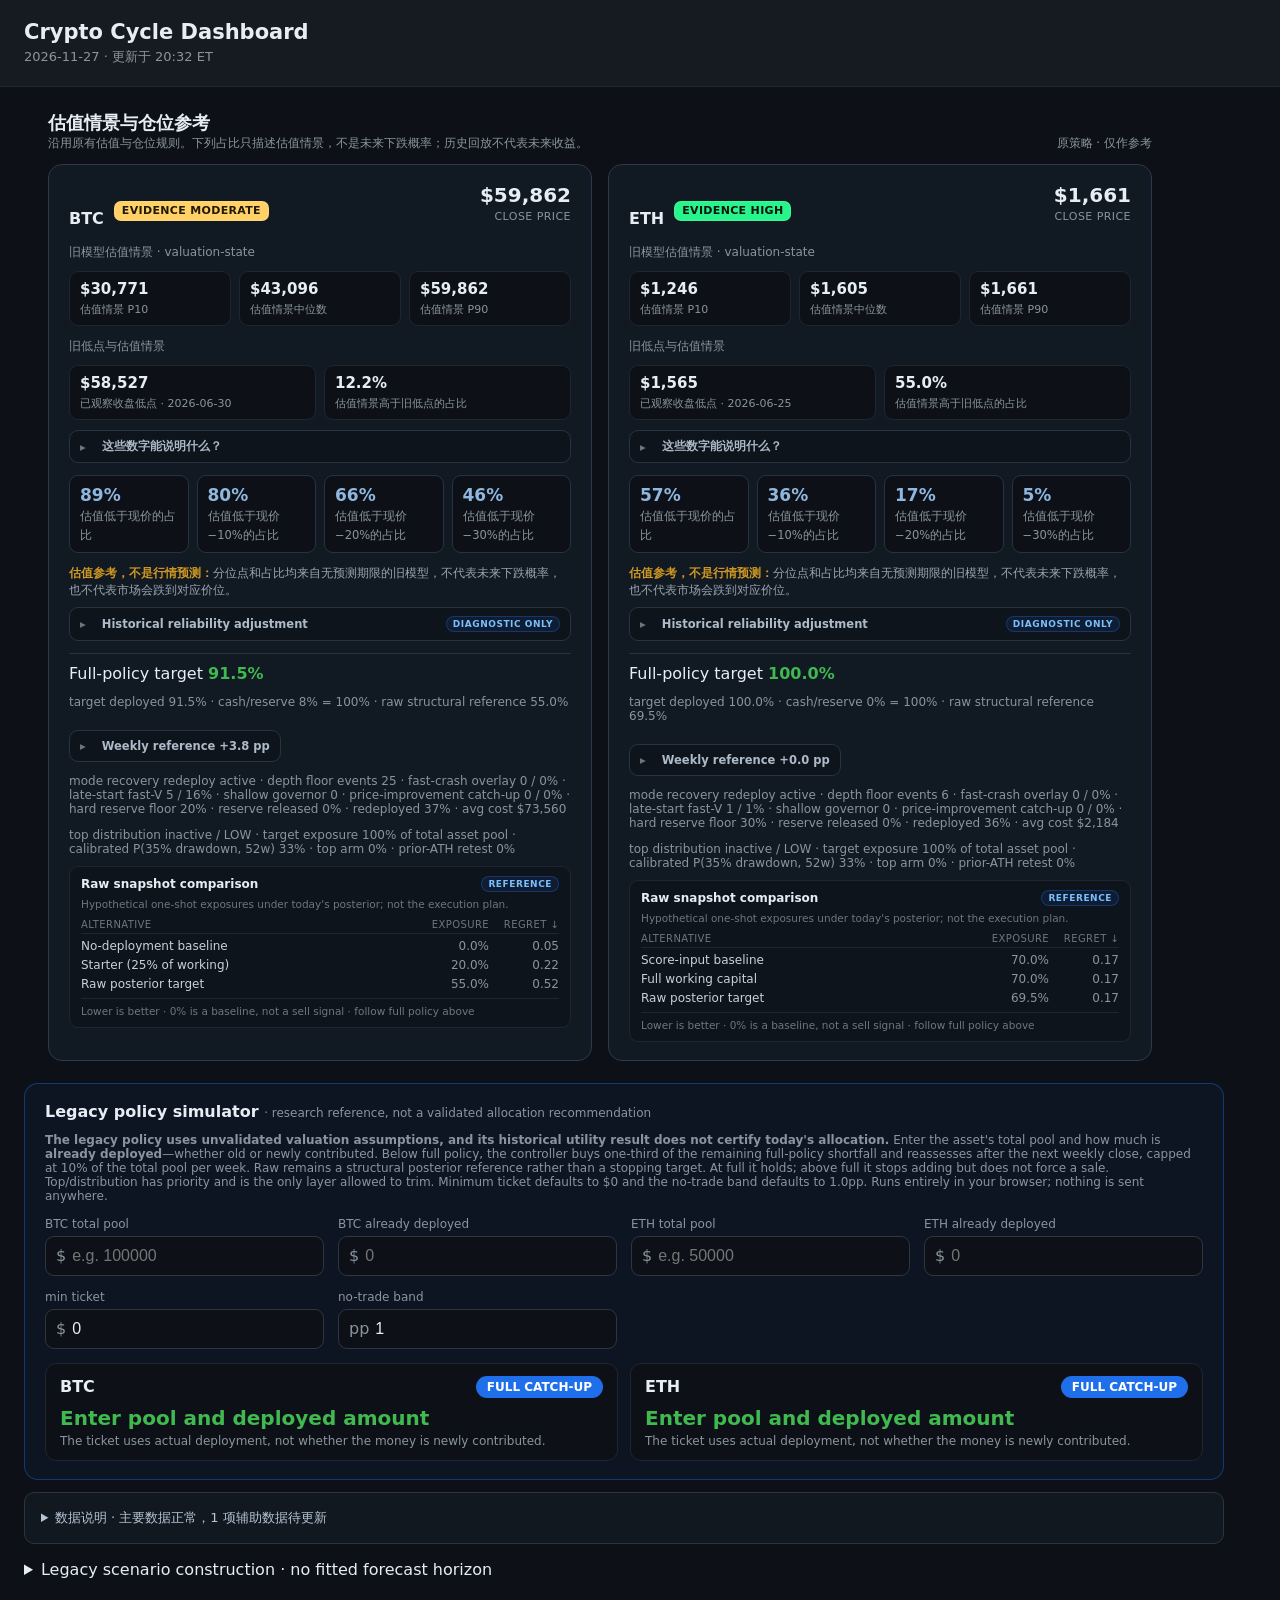
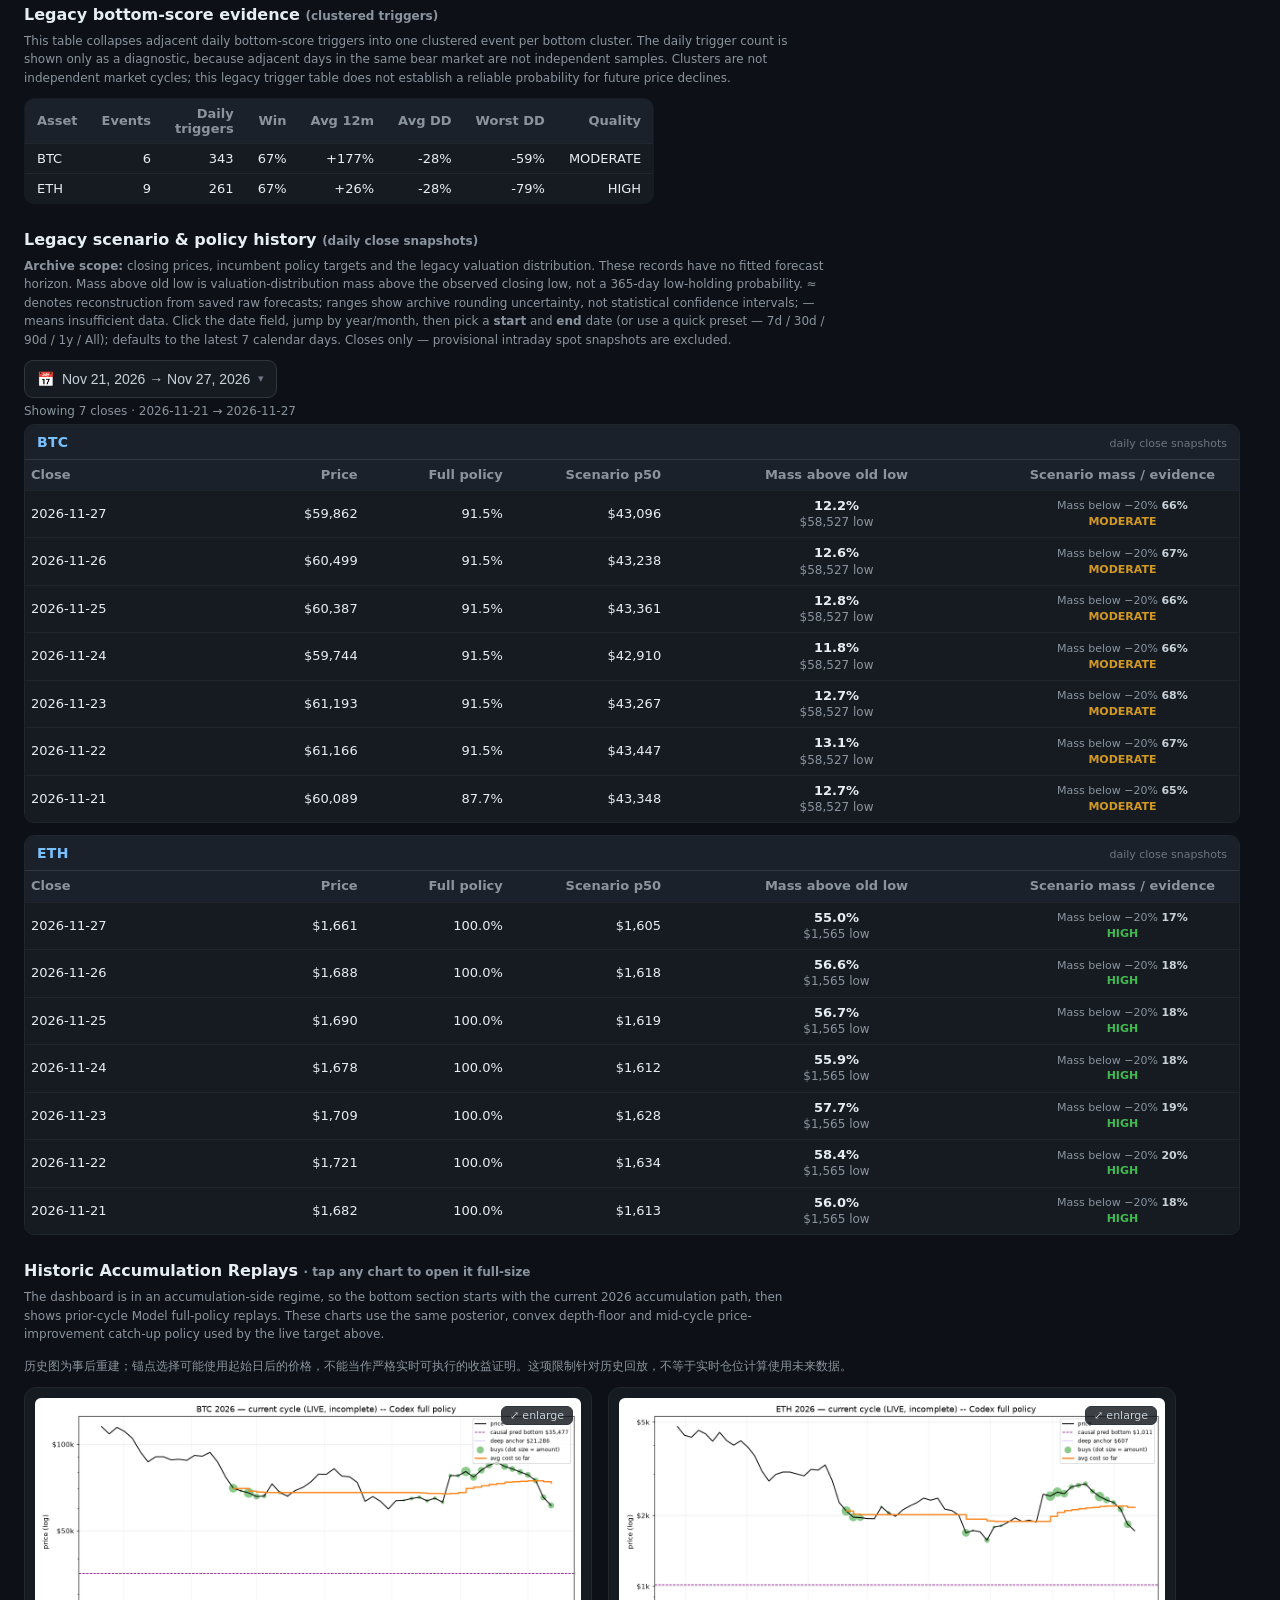
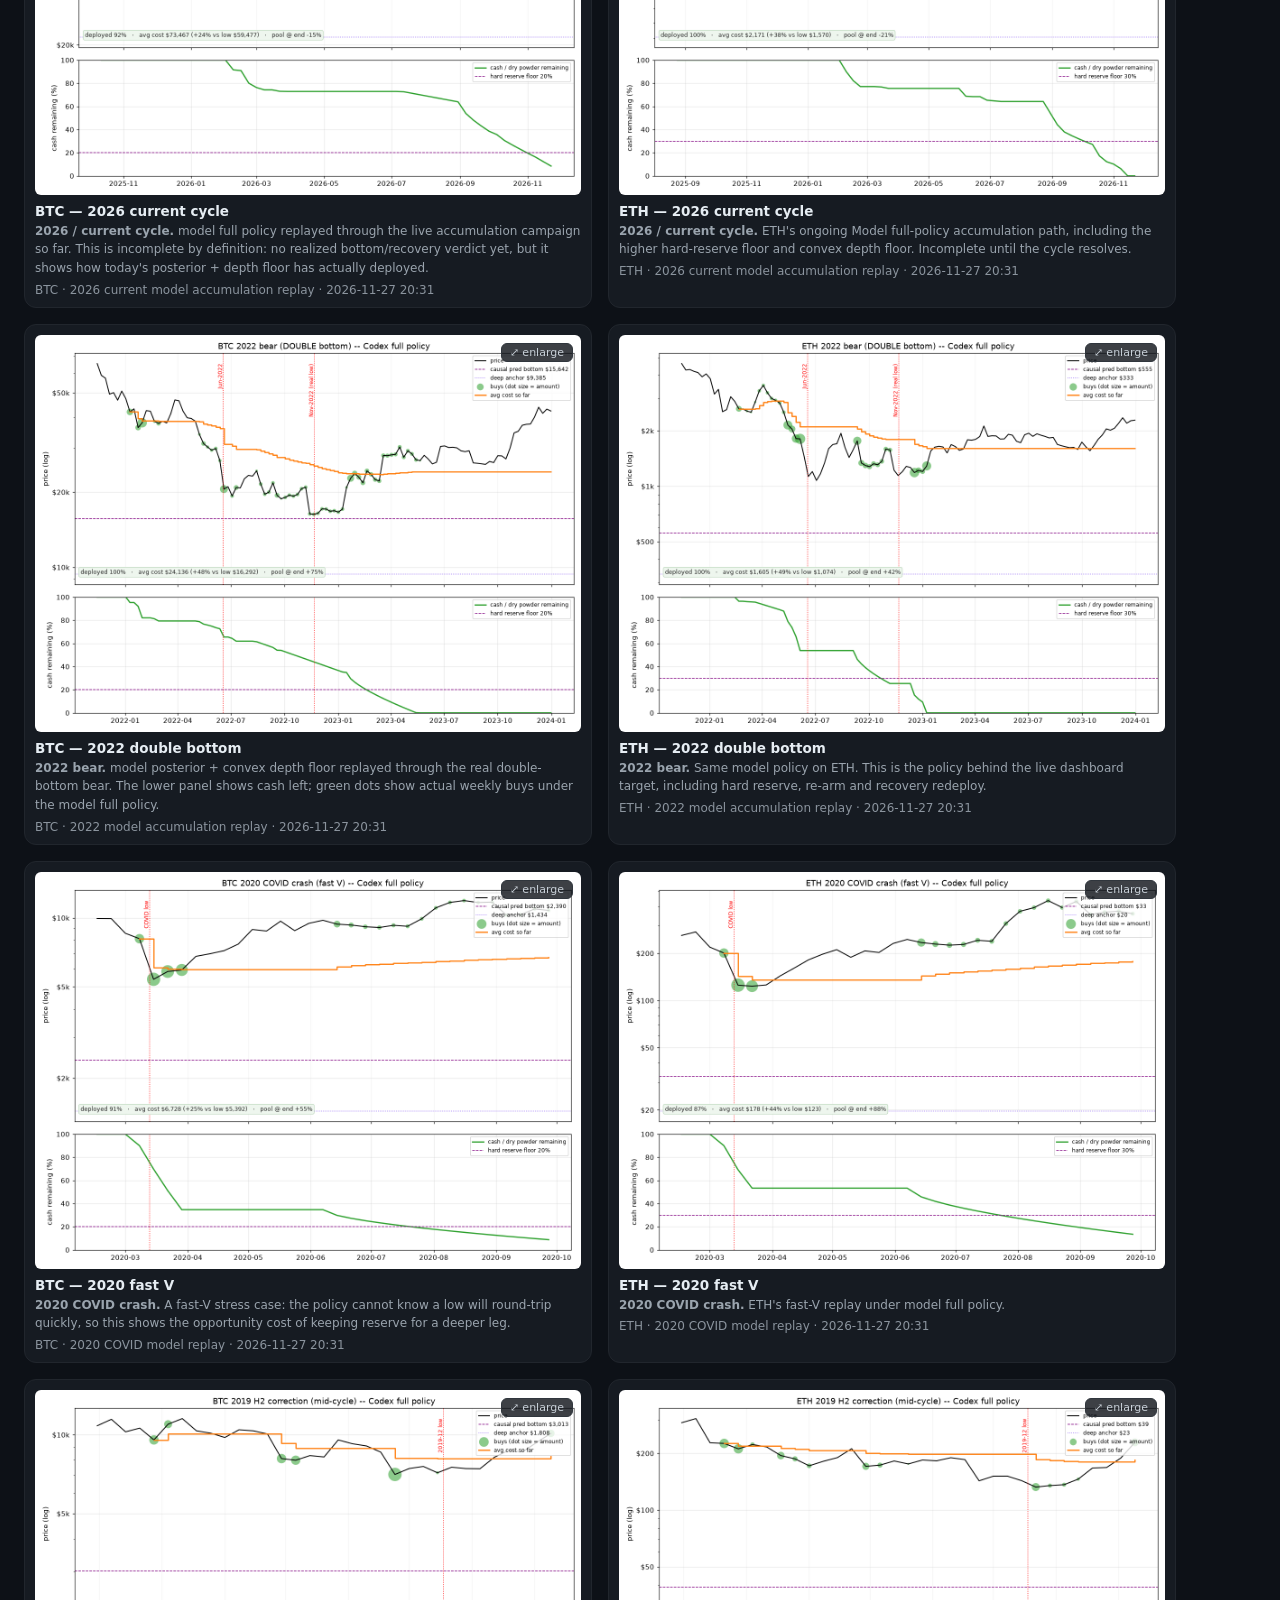
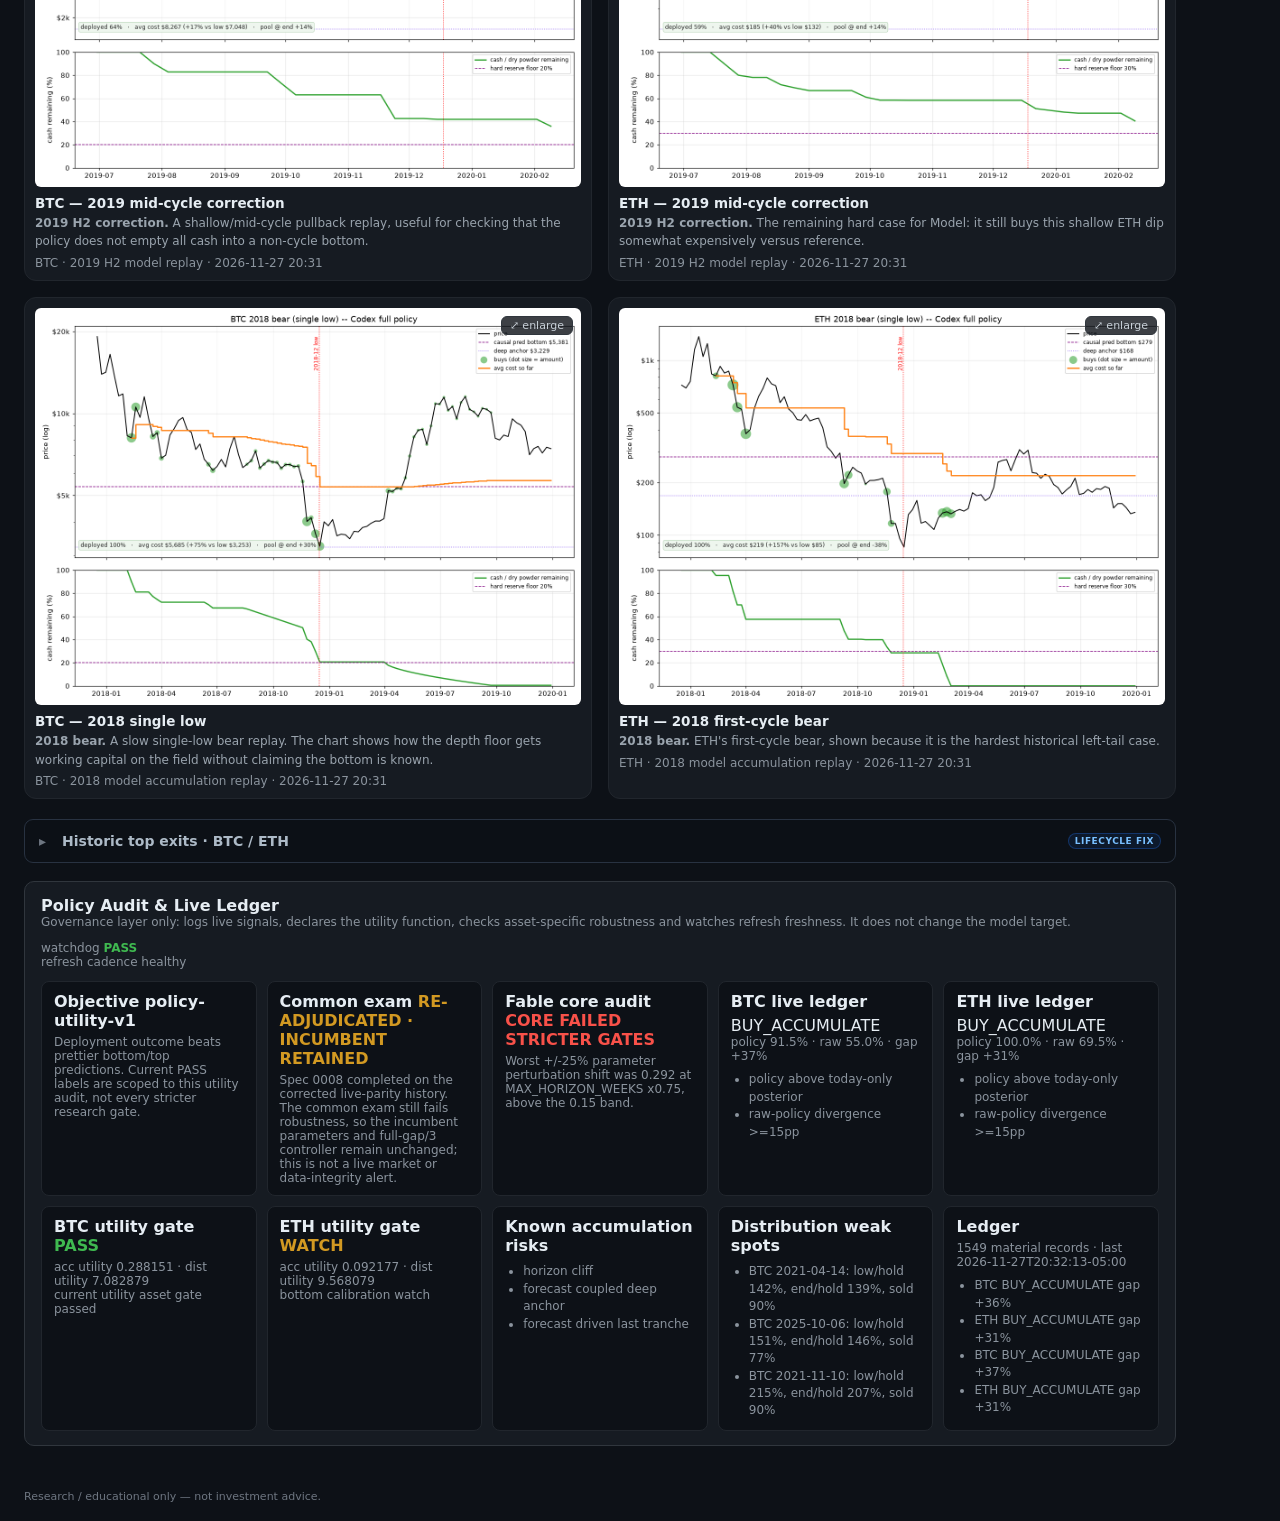
<file: index.html>
<!doctype html><html lang='en'><head><meta charset='utf-8'><meta name='viewport' content='width=device-width, initial-scale=1'><meta name='color-scheme' content='dark'><meta http-equiv='refresh' content='900'><title>Crypto Cycle Dashboard</title><style>
* { box-sizing:border-box; }
body { margin:0; background:#0d1117; color:#e6edf3;
       font-family:system-ui,-apple-system,"Segoe UI",Roboto,sans-serif; }
a { color:#58a6ff; text-decoration:none; }
a:hover { text-decoration:underline; }
header { padding:20px 24px; background:#161b22; border-bottom:1px solid #21262d;
         position:sticky; top:0; z-index:2; }
.title { font-size:21px; font-weight:800; }
.meta { color:#8b949e; font-size:13px; margin-top:4px; }
.meta .stale { color:#f85149; font-weight:700; }
.meta .live { color:#d29922; font-weight:700; }
.cards { display:grid; grid-template-columns:repeat(auto-fit,minmax(360px,1fr));
         gap:16px; padding:20px 24px; max-width:1200px; }
.card { background:#161b22; border:1px solid #21262d; border-radius:14px; padding:18px 20px; }
.section-title { max-width:1200px; margin:18px 24px 0; color:#8b949e; font-size:12px;
                 letter-spacing:.08em; font-weight:800; text-transform:uppercase; }
.model { margin:20px 24px 8px; max-width:1200px; }
.model-head { display:flex; justify-content:space-between; align-items:flex-end; gap:12px; flex-wrap:wrap;
              margin-bottom:12px; }
.model-head h2 { margin:0; font-size:18px; }
.model-grid { display:grid; grid-template-columns:repeat(auto-fit,minmax(min(100%,360px),1fr)); gap:16px; }
.posterior { background:#111923; border:1px solid #2d3a4b; border-radius:14px; padding:18px 20px; }
.posterior-top { display:flex; justify-content:space-between; gap:10px; align-items:flex-start; }
.posterior-heading { min-width:0; }
.posterior-title { display:flex; align-items:center; gap:10px; flex-wrap:wrap; }
.posterior h3 { margin:0; font-size:22px; }
.posterior-sub { margin-top:6px; overflow-wrap:anywhere;
                 color:#8b949e; font-size:12px; }
.evidence { display:inline-flex; align-items:center; min-height:20px; padding:2px 8px;
            border-radius:7px; color:#07130d; font-size:11px; font-weight:900;
            letter-spacing:.03em; text-transform:uppercase; box-shadow:0 0 0 1px rgba(255,255,255,.12) inset; }
.evidence-high { background:#27f58b; }
.evidence-medium { background:#ffd166; color:#221906; }
.evidence-low { background:#ff6b6b; color:#210808; }
.audit-rail { margin:16px 0 0; max-width:1200px; background:#1c1811; border:1px solid #6e5528;
              border-left:4px solid #d29922; border-radius:8px; padding:13px 16px; }
.audit-rail-head { display:flex; justify-content:space-between; gap:14px; align-items:flex-start; flex-wrap:wrap; }
.audit-rail-kicker { color:#e3b341; font-size:12px; font-weight:800; letter-spacing:.06em; text-transform:uppercase; }
.audit-rail-title { margin-top:2px; font-size:15px; font-weight:800; color:#e6edf3; }
.audit-rail-status { color:#d29922; font-size:12px; font-weight:900; white-space:nowrap; }
.audit-rail-grid { display:grid; grid-template-columns:repeat(auto-fit,minmax(220px,1fr)); gap:10px; margin-top:10px; }
.audit-rail-item { color:#9aa4ae; font-size:12px; line-height:1.45; }
.audit-rail-item b { color:#e6edf3; }
.spotbox { text-align:right; display:grid; gap:3px; justify-items:end; }
.spotbox b { color:#e6edf3; font-size:20px; font-variant-numeric:tabular-nums; }
.spotbox span { color:#8b949e; font-size:11px; text-transform:uppercase; letter-spacing:.04em; }
.spotdelta { font-size:11px; font-style:normal; font-variant-numeric:tabular-nums; }
.spotdelta.pos { color:#3fb950; }
.spotdelta.neg { color:#f85149; }
.livecmp { color:#adbac7; }
.livecmp b { color:#e6edf3; font-weight:700; }
.probgrid { display:grid; grid-template-columns:repeat(4,1fr); gap:8px; margin:12px 0; }
.prob { background:#0d1117; border:1px solid #283241; border-radius:9px; padding:9px 10px; }
.prob b { display:block; font-size:17px; color:#e6edf3; font-variant-numeric:tabular-nums; }
.prob span { color:#8b949e; font-size:11.5px; line-height:1.3; }
.calnote { margin-top:8px; color:#9aa4ae; font-size:11.5px; line-height:1.45; }
.calnote b { color:#d29922; }
.caldiag { margin-top:9px; background:#0d111780; border:1px solid #283241;
           border-radius:9px; color:#8b949e; }
.caldiag summary { display:flex; align-items:center; justify-content:space-between; gap:10px;
                   cursor:pointer; padding:8px 10px; color:#adbac7; font-size:11.5px;
                   font-weight:650; list-style:none; }
.caldiag summary::-webkit-details-marker { display:none; }
.caldiag summary::before { content:"▸"; color:#6e7681; margin-right:6px; }
.caldiag[open] summary::before { content:"▾"; }
.caldiag summary span:first-of-type { flex:1; }
.caldiag-badge { color:#79c0ff; background:#1f6feb1a; border:1px solid #1f6feb55;
                 border-radius:999px; padding:2px 6px; font-size:9px; font-weight:800;
                 letter-spacing:.06em; white-space:nowrap; }
.caldiag-body { padding:0 10px 10px; border-top:1px solid #21262d; }
.caldiag-note { margin:8px 0; color:#7d8590; font-size:10.5px; line-height:1.4; }
.top-history { margin-top:20px; }
.top-history > summary { padding:13px 14px; font-size:14px; }
.top-history-body { padding:0 14px 14px; }
.caldiag-grid { display:grid; grid-template-columns:repeat(4,minmax(0,1fr)); gap:6px; }
.caldiag-item { display:grid; gap:2px; padding:6px 7px; background:#111923;
                border:1px solid #21262d; border-radius:7px; font-size:10.5px;
                font-variant-numeric:tabular-nums; }
.caldiag-item > span { color:#8b949e; }
.caldiag-values { display:flex; align-items:baseline; gap:4px; flex-wrap:wrap; }
.caldiag-values b { color:#c9d1d9; font-size:11px; }
.caldiag-values em { color:#d29922; font-size:10px; font-style:normal; }
.qgrid { display:grid; grid-template-columns:repeat(3,minmax(0,1fr)); gap:8px; margin:10px 0; }
.qbox { background:#0d1117; border:1px solid #21262d; border-radius:9px; padding:8px 10px; }
.qbox b { display:block; font-size:15px; font-variant-numeric:tabular-nums; }
.qbox span { color:#8b949e; font-size:11px; }
.decision { margin-top:12px; border-top:1px solid #283241; padding-top:10px; }
.decision-main { display:flex; justify-content:space-between; gap:12px; flex-wrap:wrap; }
.decision-main b { color:#3fb950; }
.minirows { margin-top:10px; display:grid; gap:5px; padding:9px 11px; background:#0d111780;
            border:1px solid #21262d; border-radius:9px; }
.minirows-title { display:flex; align-items:center; justify-content:space-between; gap:8px; }
.minirows-title b { color:#e6edf3; font-size:12px; font-weight:600; }
.minirows-badge { color:#79c0ff; background:#1f6feb1a; border:1px solid #1f6feb55;
                  border-radius:999px; padding:2px 6px; font-size:9px; font-weight:800;
                  letter-spacing:.06em; }
.minirows-caption { color:#6e7681; font-size:10.5px; line-height:1.35; }
.minirow { display:grid; grid-template-columns:minmax(0,1fr) 66px 62px; gap:8px;
           color:#8b949e; font-size:12px; font-variant-numeric:tabular-nums; }
.minirow span:nth-child(n+2) { text-align:right; }
.minirow-head { color:#6e7681; font-size:10px; text-transform:uppercase; letter-spacing:.04em;
                padding:2px 0 3px; border-bottom:1px solid #21262d; }
.minirow-data .mini-scenario { color:#c9d1d9; }
.minirows-note { margin-top:2px; padding-top:5px; border-top:1px solid #21262d;
                 color:#6e7681; font-size:10.5px; line-height:1.35; }
.card-head { display:flex; justify-content:space-between; align-items:center; gap:10px; }
.asset { font-size:22px; font-weight:800; }
.price { color:#8b949e; font-size:16px; margin-left:6px; }
.pill { color:#fff; font-size:12px; font-weight:700; padding:4px 11px; border-radius:20px;
        white-space:nowrap; }
.verdict { color:#8b949e; font-size:13px; margin:6px 0 14px; }
.metric { display:flex; align-items:center; gap:10px; margin:7px 0; font-size:13px; }
.mlabel { width:54px; color:#8b949e; }
.bar { flex:1; height:9px; background:#21262d; border-radius:6px; overflow:hidden; }
.fill { display:block; height:100%; border-radius:6px; }
.mval { width:62px; text-align:right; font-variant-numeric:tabular-nums; font-weight:600; }
.mscale { color:#6e7681; font-size:11px; font-weight:400; }
.chips { display:flex; gap:8px; flex-wrap:wrap; margin:12px 0 2px; }
.chips span { background:#21262d; color:#adbac7; font-size:12px; padding:3px 9px; border-radius:6px; }
.clegend { max-width:1200px; margin:2px 24px 8px; display:flex; flex-wrap:wrap; gap:5px 18px;
           color:#8b949e; font-size:11.5px; line-height:1.5; }
.clegend b { color:#adbac7; font-weight:700; }
.block { margin-top:12px; border-top:1px solid #21262d; padding-top:10px; }
.blabel { font-size:11px; letter-spacing:.08em; color:#8b949e; font-weight:700; }
.bval { font-size:14px; margin-top:3px; line-height:1.45; }
.sub { color:#8b949e; font-size:12px; }
.neg { color:#f85149; }
.diag { margin-top:12px; background:#0d1117; border:1px solid #30363d; border-radius:10px; padding:10px 12px; }
.diagtop { display:flex; align-items:center; justify-content:space-between; gap:8px; flex-wrap:wrap; }
.conf { font-size:12px; font-weight:800; padding:3px 8px; border-radius:7px; color:#fff; }
.diagrow { display:grid; grid-template-columns:repeat(auto-fit,minmax(120px,1fr)); gap:8px; margin-top:8px; }
.dmetric { color:#8b949e; font-size:11.5px; line-height:1.35; }
.dmetric b { display:block; color:#e6edf3; font-size:13px; font-variant-numeric:tabular-nums; }
.warn { color:#d29922; font-size:11.5px; margin-top:7px; line-height:1.4; }
.audit { margin:18px 0; background:#161b22; border:1px solid #30363d; border-radius:10px; padding:14px 16px; }
.audit-head { display:flex; align-items:flex-start; justify-content:space-between; gap:12px; flex-wrap:wrap; }
.audit-grid { display:grid; grid-template-columns:repeat(auto-fit,minmax(210px,1fr)); gap:10px; margin-top:12px; }
.audit-card { background:#0d1117; border:1px solid #21262d; border-radius:8px; padding:10px 12px; }
.audit-card b { display:block; margin-bottom:5px; }
.audit-list { margin:8px 0 0; padding-left:18px; color:#8b949e; line-height:1.45; font-size:12px; }
.badge-pass { color:#3fb950; font-weight:800; }
.badge-pending { color:#d29922; font-weight:800; }
.badge-watch { color:#d29922; font-weight:800; }
.badge-fail { color:#f85149; font-weight:800; }
.wrap { padding:4px 24px 8px; max-width:1200px; }
.wrap h3 { margin:26px 0 10px; font-size:16px; }
/* weekly buy planner */
.planner { margin:6px 24px 8px; max-width:1200px; background:#11203a55; border:1px solid #1f6feb66;
           border-radius:14px; padding:18px 20px; }
.planner h3 { margin:0 0 4px; font-size:16px; }
.pgrid { display:grid; grid-template-columns:repeat(auto-fit,minmax(230px,1fr)); gap:14px; margin:14px 0 6px; }
.pin label { display:block; font-size:12px; color:#8b949e; margin-bottom:5px; }
.inwrap { display:flex; align-items:center; background:#0d1117; border:1px solid #30363d; border-radius:9px; padding:0 10px; }
.inwrap span { color:#8b949e; }
.inwrap input { flex:1; background:transparent; border:0; color:#e6edf3; font-size:16px; padding:10px 6px;
                outline:none; font-variant-numeric:tabular-nums; }
.chk { display:inline-flex; align-items:center; gap:7px; color:#8b949e; font-size:12px; margin-top:4px; cursor:pointer; }
.pout { margin-top:14px; display:grid; grid-template-columns:repeat(auto-fit,minmax(260px,1fr)); gap:12px; }
.pcard { background:#0d1117; border:1px solid #21262d; border-radius:11px; padding:12px 14px; }
.ptop { display:flex; justify-content:space-between; align-items:center; gap:8px; }
.pbig { font-size:20px; margin:8px 0 4px; }
.pbig b { color:#3fb950; }
/* bottom-prediction derivation */
.dcard { background:#161b22; border:1px solid #21262d; border-radius:11px; padding:12px 14px; margin:8px 0; }
.dhead { font-size:14px; }
.dlist { margin:8px 0 0 18px; padding:0; color:#adbac7; font-size:12.5px; line-height:1.55; }
table.d { border-collapse:collapse; font-size:13px; width:100%; max-width:560px; background:#161b22;
          border:1px solid #21262d; border-radius:10px; overflow:hidden; }
table.d th, table.d td { padding:7px 12px; border-bottom:1px solid #21262d; text-align:right;
                         font-variant-numeric:tabular-nums; }
table.d th { color:#8b949e; font-weight:600; background:#1b212a; }
table.d td:first-child, table.d th:first-child { text-align:left; }
table.d tr:last-child td { border-bottom:none; }
.tablewrap { max-width:100%; overflow-x:auto; }
.tablewrap table.d { min-width:520px; }
/* prediction history controls */
.hctl { display:flex; flex-wrap:wrap; align-items:center; gap:12px; margin:10px 0 4px; max-width:1200px; }
.rangepick { position:relative; display:inline-block; }
.htrig { display:inline-flex; align-items:center; gap:8px; min-width:248px; background:#161b22;
         color:#c9d1d9; border:1px solid #30363d; border-radius:9px; padding:10px 12px;
         font-size:14px; cursor:pointer; text-align:left; }
.htrig:hover:not(:disabled) { border-color:#3b434d; background:#1b212a; }
.htrig:disabled { color:#6e7681; cursor:default; }
.htrig .hcar { margin-left:auto; color:#6e7681; font-size:11px; }
.hpop { position:absolute; z-index:40; top:calc(100% + 6px); left:0; display:none; background:#161b22;
        border:1px solid #30363d; border-radius:12px; padding:12px 40px; box-shadow:0 12px 34px rgba(0,0,0,.55); }
.hpop.open { display:block; }
.hjump { display:flex; justify-content:center; gap:8px; margin:0 0 10px; }
.hjump select { background:#0d1117; color:#c9d1d9; border:1px solid #30363d; border-radius:8px;
                padding:7px 26px 7px 9px; font-size:12.5px; outline:none; }
.hjump select:focus { border-color:#1f6feb; }
.hnav { position:absolute; top:50px; width:28px; height:28px; border-radius:7px; background:#21262d;
        color:#c9d1d9; border:1px solid #30363d; font-size:16px; line-height:1; cursor:pointer; }
.hnav:hover:not(:disabled) { background:#2a3038; }
.hnav:disabled { color:#484f58; cursor:default; opacity:.5; }
.hnav.prev { left:8px; } .hnav.next { right:8px; }
.hpop-cals { display:flex; gap:20px; }
.hcal-hd { text-align:center; font-weight:600; color:#e6edf3; font-size:13.5px; height:24px;
           line-height:24px; margin-bottom:4px; }
.hgrid { display:grid; grid-template-columns:repeat(7,32px); }
.hdow { height:20px; line-height:20px; text-align:center; font-size:11px; color:#6e7681; }
.hday { height:32px; display:flex; align-items:center; justify-content:center; font-size:12.5px;
        color:#c9d1d9; cursor:pointer; user-select:none; }
.hday:hover:not(.hdis):not(.hempty):not(.hin):not(.hstart):not(.hend) { background:#2a3038; border-radius:7px; }
.hday.hempty { visibility:hidden; cursor:default; }
.hday.hdis { color:#484f58; cursor:default; }
.hday.hin { background:#163056; }
.hday.hstart, .hday.hend { background:#1f6feb; color:#fff; font-weight:600; }
.hday.hstart { border-top-left-radius:8px; border-bottom-left-radius:8px; }
.hday.hend { border-top-right-radius:8px; border-bottom-right-radius:8px; }
.hpre { display:flex; flex-wrap:wrap; align-items:center; gap:6px; margin-top:12px; padding-top:10px;
        border-top:1px solid #21262d; }
.hpre-sp { flex:1; min-width:8px; }
.hchip { background:#21262d; color:#adbac7; border:1px solid #30363d; border-radius:7px;
         padding:5px 10px; font-size:12px; cursor:pointer; }
.hchip:hover { background:#2a3038; }
.hchip-go { background:#1f6feb; color:#fff; border-color:#1f6feb; }
.hchip-go:hover { background:#388bfd; }
@media (max-width:620px) { .hpop-cals { flex-direction:column; gap:14px; }
  .hpop { left:50%; transform:translateX(-50%); } }
#histcap { width:min(1440px,calc(100vw - 64px)); max-width:calc(100vw - 64px); }
#histwrap { width:min(1440px,calc(100vw - 64px)); max-width:calc(100vw - 64px);
            display:grid; grid-template-columns:minmax(0,1fr); gap:12px; align-items:start; }
.histpane { min-width:0; background:#161b22; border:1px solid #21262d; border-radius:10px; overflow:hidden; }
.histpane-head { display:flex; align-items:baseline; justify-content:space-between; gap:10px; padding:9px 12px;
                 background:#1b212a; border-bottom:1px solid #30363d; }
.histpane-head b { color:#79c0ff; font-size:14px; letter-spacing:.02em; }
.histpane-head span { color:#6e7681; font-size:11px; }
.histtable-scroll { max-width:100%; overflow-x:auto; }
#histwrap table.d.histtable { width:100%; min-width:640px; max-width:none; table-layout:fixed;
                             border:0; border-radius:0; }
#histwrap table.d.histtable th, #histwrap table.d.histtable td { box-sizing:border-box; padding:7px 6px; line-height:1.25; }
#histwrap table.d.histtable th { white-space:normal; }
#histwrap table.d.histtable td { white-space:nowrap; }
#histwrap table.d.histtable th:nth-child(1), #histwrap table.d.histtable td:nth-child(1) { width:82px; }
#histwrap table.d.histtable th:nth-child(2), #histwrap table.d.histtable td:nth-child(2) { width:72px; }
#histwrap table.d.histtable th:nth-child(3), #histwrap table.d.histtable td:nth-child(3) { width:66px; }
#histwrap table.d.histtable th:nth-child(4), #histwrap table.d.histtable td:nth-child(4) { width:72px; }
#histwrap table.d.histtable th:nth-child(5), #histwrap table.d.histtable td:nth-child(5) { width:154px; }
#histwrap table.d.histtable th:nth-child(6), #histwrap table.d.histtable td:nth-child(6) { width:106px; }
#histwrap table.d.histtable th:nth-child(5), #histwrap table.d.histtable td:nth-child(5),
#histwrap table.d.histtable th:nth-child(6), #histwrap table.d.histtable td:nth-child(6) { text-align:center; }
#histwrap table.d.histtable th:first-child, #histwrap table.d.histtable td:first-child {
  position:sticky; left:0; z-index:1; }
#histwrap table.d.histtable th:first-child { z-index:2; background:#1b212a; }
#histwrap table.d.histtable td:first-child { background:#161b22; }
.histbucket-grid { display:grid; grid-template-columns:repeat(2,minmax(64px,1fr)); gap:3px 6px;
                   min-width:138px; white-space:normal; }
.histbucket { display:flex; align-items:baseline; justify-content:space-between; gap:6px; color:#8b949e;
              font-size:11px; }
.histbucket b { color:#c9d1d9; font-size:11.5px; }
.histrisk { display:grid; gap:2px; justify-items:center; text-align:center; font-size:11px; color:#8b949e; }
.histrisk b { color:#c9d1d9; }
@media (min-width:1400px) { #histwrap { grid-template-columns:repeat(2,minmax(0,1fr)); } }
.rmark { color:#6e7681; cursor:help; font-weight:700; }
.gallery { display:grid; grid-template-columns:1fr; gap:16px; }
@media (min-width:880px){ .gallery { grid-template-columns:1fr 1fr; } }
.gallery figure { margin:0; background:#161b22; border:1px solid #21262d; border-radius:12px; padding:10px; }
.gallery a.shot { display:block; position:relative; }
.gallery a.shot::after { content:"⤢ enlarge"; position:absolute; top:8px; right:8px; background:#0d1117cc;
        color:#c9d1d9; font-size:11px; padding:2px 8px; border-radius:6px; border:1px solid #30363d; pointer-events:none; }
.gallery img { width:100%; border-radius:6px; display:block; cursor:zoom-in; }
.gallery figcaption { margin-top:8px; }
.gallery figcaption .takeaway { display:block; color:#e6edf3; font-size:13.5px; font-weight:700; }
.gallery figcaption .cap { display:block; color:#9aa4ae; font-size:12px; line-height:1.55; margin-top:3px; }
.gallery figcaption .sub { display:block; margin-top:5px; }
footer { color:#6e7681; font-size:11px; padding:18px 24px; }
pre.err { background:#161b22; border:1px solid #5a1f1f; color:#ffb4b4; padding:14px; border-radius:8px;
          overflow:auto; font-size:12px; }
@media (max-width:620px) {
  header { padding:16px; }
  .cards { grid-template-columns:1fr; gap:12px; padding:14px 16px; }
  .card { padding:16px; }
  .clegend { margin:2px 16px 8px; }
  .section-title { margin:16px 16px 0; }
  .audit-rail { margin:12px 0 0; }
  .audit-rail-status { white-space:normal; }
  .model { margin:14px 16px 8px; }
  .model-grid { grid-template-columns:1fr; }
  .timing-reference .qbox:first-child b { font-size:12px; white-space:nowrap; }
  .probgrid { grid-template-columns:repeat(2,1fr); }
  .caldiag-grid { grid-template-columns:repeat(2,minmax(0,1fr)); }
  .planner { margin:6px 16px 8px; padding:16px; }
  .wrap { padding:4px 16px 8px; }
  .rangepick, .htrig { width:100%; min-width:0; }
  #histcap, #histwrap { width:calc(100vw - 32px); max-width:calc(100vw - 32px); }
  table.d th, table.d td { padding:6px 8px; font-size:12px; }
}

.market-overview { margin:24px 24px 12px; max-width:1200px; }
.market-heading { display:flex; justify-content:space-between; gap:16px; align-items:baseline; margin-bottom:16px; }
.market-heading h2 { margin:0; font-size:20px; }
.market-heading p { margin:0; color:#9ba8b7; font-size:13px; }
.market-grid { display:grid; grid-template-columns:repeat(2,minmax(0,1fr)); gap:16px; }
.market-card { border:1px solid #303d4e; border-radius:16px; background:#121b26; padding:24px; min-width:0; }
.market-card-head { display:flex; gap:12px; justify-content:space-between; align-items:center; }
.market-card h3 { margin:0; font-size:22px; }
.market-tag { padding:4px 9px; border-radius:6px; background:#213043; color:#b8cce2; font-size:12px; }
.market-price { font-size:36px; font-weight:750; letter-spacing:-1px; margin:14px 0 2px; font-variant-numeric:tabular-nums; }
.market-caption { color:#94a4b6; font-size:12px; line-height:1.7; }
.market-interpretation { margin:18px 0; font-size:15px; line-height:1.8; }
.market-facts { display:grid; grid-template-columns:repeat(3,minmax(0,1fr)); gap:12px; padding-top:16px; border-top:1px solid #2a3644; }
.market-fact span { display:block; color:#9ba8b7; font-size:12px; line-height:1.6; }
.market-fact b { display:block; font-size:22px; font-weight:650; margin:5px 0; color:#e6edf3; }
.market-fact small { font-size:11px; color:#8a9aac; line-height:1.6; display:block; }
.market-watch { margin:18px 0 0; color:#b6c4d2; font-size:13px; line-height:1.8; }
.market-watch b { color:#d7e1eb; }
.market-unavailable { border-left:3px solid #bba069; padding-left:10px; color:#dbc59d; font-size:13px; line-height:1.7; }
.risk-explainer { margin:18px 0 12px; padding:18px 20px; border:1px solid #2b3c50; background:#111923; border-radius:12px; }
.risk-explainer h3 { font-size:15px; margin:0 0 8px; }
.risk-explainer p { color:#b6c4d2; line-height:1.8; font-size:14px; margin:0; }
.research-drawer, .data-drawer, .tool-drawer { border:1px solid #2a3543; border-radius:10px; background:#111820; }
.research-drawer summary, .data-drawer summary, .tool-drawer>summary { cursor:pointer; padding:14px 16px; font-size:13px; color:#b7c5d5; line-height:1.7; }
.research-body, .data-body { border-top:1px solid #2a3543; padding:16px; color:#aab9c9; font-size:13px; line-height:1.9; }
.research-body p, .data-body p { margin:0 0 12px; }
.research-body table { min-width:560px; }
.data-status { margin:12px 24px; max-width:1200px; }
.data-status-critical { border-left:3px solid #bba069; }
.tool-drawer { margin:12px 24px; max-width:1200px; }
.tool-drawer .planner { margin:0; border:0; max-width:none; }
.tool-drawer .wrap { padding:12px 16px; }
.meta .live { color:#91b9b0; font-weight:500; }
@media (max-width:700px) {
  .market-overview { margin:18px 16px 10px; }
  .market-heading { display:block; }
  .market-heading p { margin-top:6px; }
  .market-grid { grid-template-columns:1fr; }
  .market-card { padding:20px; }
  .market-price { font-size:32px; }
  .market-facts { grid-template-columns:1fr; gap:12px; }
  .market-fact { display:grid; grid-template-columns:minmax(0,1fr) auto; align-items:center; column-gap:12px; }
  .market-fact b { grid-column:2; grid-row:1 / 3; font-size:23px; margin:0; }
  .market-fact small { grid-column:1; }
  .data-status, .tool-drawer { margin:12px 16px; }
}
</style></head><body>
      <header>
        <div class="title">Crypto Cycle Dashboard</div>
        <div class="meta">2026-11-27 · 更新于 20:32 ET</div>
      </header>

      <div class="wrap legacy-scenario-panel">
      <section class="model">
        <div class="model-head">
          <div>
            <h2>估值情景与仓位参考</h2>
            <div class="sub">沿用原有估值与仓位规则。下列占比只描述估值情景，不是未来下跌概率；历史回放不代表未来收益。</div>
          </div>
          <div class="sub">原策略 · 仅作参考</div>
        </div>
        <div class="model-grid">
        <section class="posterior">
          <div class="posterior-top">
            <div class="posterior-heading">
              <div class="posterior-title"><h3>BTC</h3><span class='evidence evidence-medium' title='Local evidence quality for posterior inputs; not a held-out LOCO log-loss or coverage certificate.'>evidence MODERATE</span></div>
              <div class="posterior-sub">旧模型估值情景 · valuation-state</div>
            </div>
            <div class="spotbox">
              <b>$59,862</b>
              <span>close price</span>

            </div>
          </div>
          <div class="qgrid">
            <div class="qbox"><b>$30,771</b><span>估值情景 P10</span></div>
            <div class="qbox"><b>$43,096</b><span>估值情景中位数</span></div>
            <div class="qbox"><b>$59,862</b><span>估值情景 P90</span></div>
          </div>
          
          <div class="sub" style="margin-top:12px">旧低点与估值情景</div>
          <div class="qgrid timing-reference" style="grid-template-columns:repeat(2,minmax(0,1fr))">
            <div class="qbox"><b>$58,527</b><span>已观察收盘低点 · 2026-06-30</span></div>
            <div class="qbox"><b>12.2%</b><span>估值情景高于旧低点的占比</span></div>
          </div>
          <details class="caldiag low-survival-definition">
            <summary><span>这些数字能说明什么？</span></summary>
            <div class="caldiag-body"><div class="caldiag-note">旧时间模型不提供有效的未来见底日期；这不代表底部已经确认。占比只表示旧估值分布中高于已观察收盘低点的部分，不是旧底未来守住的概率，也不参与仓位计算。旧低点取最近一次历史新高以来的最低日收盘价，不是盘中最低价。该估值分布没有拟合预测期限（no fitted horizon），不能回答未来365天是否再破底。P10 / P50 / P90 是估值情景的分位点，不是市场会跌到该价位的概率。时间中心和范围也只是启发式参考。盘中价格若跌破旧收盘低点，该收盘口径诊断会暂时不可用，等待收盘确认。</div></div>
          </details>
          <div class="probgrid">
            <div class='prob'><b style='color:#8fb7df'>89%</b><span>估值低于现价的占比</span></div>
            <div class='prob'><b style='color:#8fb7df'>80%</b><span>估值低于现价−10%的占比</span></div>
            <div class='prob'><b style='color:#8fb7df'>66%</b><span>估值低于现价−20%的占比</span></div>
            <div class='prob'><b style='color:#8fb7df'>46%</b><span>估值低于现价−30%的占比</span></div>
          </div>
          <div class="calnote"><b>估值参考，不是行情预测：</b>分位点和占比均来自无预测期限的旧模型，不代表未来下跌概率，也不代表市场会跌到对应价位。</div>
          
          <details class="caldiag">
            <summary><span>Historical reliability adjustment</span><span class="caldiag-badge">DIAGNOSTIC ONLY</span></summary>
            <div class="caldiag-body">
              <div class="caldiag-note">Each arrow applies an independent historical reliability curve to that named event. Calibration v2 uses strictly lower prices over the next 365 complete daily closes, excludes the starting close, and recovers uncensored raw parameters. These values are not percentiles of the raw price distribution and do not feed current policy sizing. The pooled calibrated price CDF is research-only and not displayed.</div>
              <div class="caldiag-grid"><div class='caldiag-item'><span>low &lt; spot</span><div class='caldiag-values'><b>raw 89%</b><em>&rarr; cal 89%</em></div></div><div class='caldiag-item'><span>-10%</span><div class='caldiag-values'><b>raw 80%</b><em>&rarr; cal 71%</em></div></div><div class='caldiag-item'><span>-20%</span><div class='caldiag-values'><b>raw 66%</b><em>&rarr; cal 48%</em></div></div><div class='caldiag-item'><span>-30%</span><div class='caldiag-values'><b>raw 46%</b><em>&rarr; cal 33%</em></div></div></div>
            </div>
          </details>
          <div class="decision">
            <div class="decision-main">
              <span>Full-policy target <b>91.5%</b></span>
              <span class="sub">target deployed 91.5% · cash/reserve 8% = 100% · raw structural reference 55.0%</span>

              <details class="caldiag policy-change"><summary><span>Weekly reference +3.8 pp</span></summary><div class="caldiag-body"><div class="caldiag-note">Week closed 2026-11-22: 87.7% → 91.5%. Regular accumulation +3.8 pp; recovery +0.0 pp. Shared weekly cap 10.0% of total capital (includes any existing fast-V allowance).</div><div class="caldiag-note">Recovery paused: bottom score re-spiked.</div><div class="caldiag-note">Activated 2026-09-06: price +35.1% above the running weekly-close low, 10 weeks since that low; cycle score 33.40 &gt; 23.20 (12 weeks earlier), with bottom/top scores 23.91/0.02.</div><div class="caldiag-note">Initial recovery schedule: 14.2% of the 62.7% cash remaining at activation, subject to the shared cap — not just the hard-reserve bucket. Recovery participation does not mean another deep decline is ruled out.</div><div class="caldiag-note">Same-anchor reference replay, not your personal order budget or necessarily the change from the previous published snapshot. Use the calculator with your existing deployment for actual sizing.</div></div></details>
              <span class="sub">mode recovery redeploy active · depth floor events 25 · fast-crash overlay 0 / 0% · late-start fast-V 5 / 16% · shallow governor 0 · price-improvement catch-up 0 / 0% · hard reserve floor 20% · reserve released 0% · redeployed 37% · avg cost $73,560</span>
              <span class="sub">top distribution inactive / LOW · target exposure 100% of total asset pool · calibrated P(35% drawdown, 52w) 33% · top arm 0% · prior-ATH retest 0%</span>
            </div>
            <div class="minirows" aria-label="Raw snapshot comparison">
              <div class="minirows-title"><b>Raw snapshot comparison</b><span class="minirows-badge">REFERENCE</span></div>
              <div class="minirows-caption">Hypothetical one-shot exposures under today's posterior; not the execution plan.</div>
              <div class="minirow minirow-head"><span>alternative</span><span>exposure</span><span>regret ↓</span></div>
              <div class='minirow minirow-data'><span class='mini-scenario'>No-deployment baseline</span><span>0.0%</span><span>0.05</span></div><div class='minirow minirow-data'><span class='mini-scenario'>Starter (25% of working)</span><span>20.0%</span><span>0.22</span></div><div class='minirow minirow-data'><span class='mini-scenario'>Raw posterior target</span><span>55.0%</span><span>0.52</span></div>
              <div class="minirows-note">Lower is better · 0% is a baseline, not a sell signal · follow full policy above</div>
            </div>
          </div>
        </section>
        <section class="posterior">
          <div class="posterior-top">
            <div class="posterior-heading">
              <div class="posterior-title"><h3>ETH</h3><span class='evidence evidence-high' title='Local evidence quality for posterior inputs; not a held-out LOCO log-loss or coverage certificate.'>evidence HIGH</span></div>
              <div class="posterior-sub">旧模型估值情景 · valuation-state</div>
            </div>
            <div class="spotbox">
              <b>$1,661</b>
              <span>close price</span>

            </div>
          </div>
          <div class="qgrid">
            <div class="qbox"><b>$1,246</b><span>估值情景 P10</span></div>
            <div class="qbox"><b>$1,605</b><span>估值情景中位数</span></div>
            <div class="qbox"><b>$1,661</b><span>估值情景 P90</span></div>
          </div>
          
          <div class="sub" style="margin-top:12px">旧低点与估值情景</div>
          <div class="qgrid timing-reference" style="grid-template-columns:repeat(2,minmax(0,1fr))">
            <div class="qbox"><b>$1,565</b><span>已观察收盘低点 · 2026-06-25</span></div>
            <div class="qbox"><b>55.0%</b><span>估值情景高于旧低点的占比</span></div>
          </div>
          <details class="caldiag low-survival-definition">
            <summary><span>这些数字能说明什么？</span></summary>
            <div class="caldiag-body"><div class="caldiag-note">旧时间模型不提供有效的未来见底日期；这不代表底部已经确认。占比只表示旧估值分布中高于已观察收盘低点的部分，不是旧底未来守住的概率，也不参与仓位计算。旧低点取最近一次历史新高以来的最低日收盘价，不是盘中最低价。该估值分布没有拟合预测期限（no fitted horizon），不能回答未来365天是否再破底。P10 / P50 / P90 是估值情景的分位点，不是市场会跌到该价位的概率。时间中心和范围也只是启发式参考。盘中价格若跌破旧收盘低点，该收盘口径诊断会暂时不可用，等待收盘确认。</div></div>
          </details>
          <div class="probgrid">
            <div class='prob'><b style='color:#8fb7df'>57%</b><span>估值低于现价的占比</span></div>
            <div class='prob'><b style='color:#8fb7df'>36%</b><span>估值低于现价−10%的占比</span></div>
            <div class='prob'><b style='color:#8fb7df'>17%</b><span>估值低于现价−20%的占比</span></div>
            <div class='prob'><b style='color:#8fb7df'>5%</b><span>估值低于现价−30%的占比</span></div>
          </div>
          <div class="calnote"><b>估值参考，不是行情预测：</b>分位点和占比均来自无预测期限的旧模型，不代表未来下跌概率，也不代表市场会跌到对应价位。</div>
          
          <details class="caldiag">
            <summary><span>Historical reliability adjustment</span><span class="caldiag-badge">DIAGNOSTIC ONLY</span></summary>
            <div class="caldiag-body">
              <div class="caldiag-note">Each arrow applies an independent historical reliability curve to that named event. Calibration v2 uses strictly lower prices over the next 365 complete daily closes, excludes the starting close, and recovers uncensored raw parameters. These values are not percentiles of the raw price distribution and do not feed current policy sizing. The pooled calibrated price CDF is research-only and not displayed.</div>
              <div class="caldiag-grid"><div class='caldiag-item'><span>low &lt; spot</span><div class='caldiag-values'><b>raw 57%</b><em>&rarr; cal 76%</em></div></div><div class='caldiag-item'><span>-10%</span><div class='caldiag-values'><b>raw 36%</b><em>&rarr; cal 34%</em></div></div><div class='caldiag-item'><span>-20%</span><div class='caldiag-values'><b>raw 17%</b><em>&rarr; cal 26%</em></div></div><div class='caldiag-item'><span>-30%</span><div class='caldiag-values'><b>raw 5%</b><em>&rarr; cal 14%</em></div></div></div>
            </div>
          </details>
          <div class="decision">
            <div class="decision-main">
              <span>Full-policy target <b>100.0%</b></span>
              <span class="sub">target deployed 100.0% · cash/reserve 0% = 100% · raw structural reference 69.5%</span>

              <details class="caldiag policy-change"><summary><span>Weekly reference +0.0 pp</span></summary><div class="caldiag-body"><div class="caldiag-note">Week closed 2026-11-22: 100.0% → 100.0%. Regular accumulation +0.0 pp; recovery +0.0 pp. Shared weekly cap 10.0% of total capital (includes any existing fast-V allowance).</div><div class="caldiag-note">Reference capital fully deployed.</div><div class="caldiag-note">Activated 2026-08-30: price +54.0% above the running weekly-close low, 9 weeks since that low; cycle score 36.79 &gt; 30.43 (12 weeks earlier), with bottom/top scores 34.06/0.00.</div><div class="caldiag-note">Initial recovery schedule: 14.2% of the 59.4% cash remaining at activation, subject to the shared cap — not just the hard-reserve bucket. Recovery participation does not mean another deep decline is ruled out.</div><div class="caldiag-note">Same-anchor reference replay, not your personal order budget or necessarily the change from the previous published snapshot. Use the calculator with your existing deployment for actual sizing.</div></div></details>
              <span class="sub">mode recovery redeploy active · depth floor events 6 · fast-crash overlay 0 / 0% · late-start fast-V 1 / 1% · shallow governor 0 · price-improvement catch-up 0 / 0% · hard reserve floor 30% · reserve released 0% · redeployed 36% · avg cost $2,184</span>
              <span class="sub">top distribution inactive / LOW · target exposure 100% of total asset pool · calibrated P(35% drawdown, 52w) 33% · top arm 0% · prior-ATH retest 0%</span>
            </div>
            <div class="minirows" aria-label="Raw snapshot comparison">
              <div class="minirows-title"><b>Raw snapshot comparison</b><span class="minirows-badge">REFERENCE</span></div>
              <div class="minirows-caption">Hypothetical one-shot exposures under today's posterior; not the execution plan.</div>
              <div class="minirow minirow-head"><span>alternative</span><span>exposure</span><span>regret ↓</span></div>
              <div class='minirow minirow-data'><span class='mini-scenario'>Score-input baseline</span><span>70.0%</span><span>0.17</span></div><div class='minirow minirow-data'><span class='mini-scenario'>Full working capital</span><span>70.0%</span><span>0.17</span></div><div class='minirow minirow-data'><span class='mini-scenario'>Raw posterior target</span><span>69.5%</span><span>0.17</span></div>
              <div class="minirows-note">Lower is better · 0% is a baseline, not a sell signal · follow full policy above</div>
            </div>
          </div>
        </section></div></section></div>
<section class="planner"><h3>Legacy policy simulator <span class="sub" style="font-weight:400">· research reference, not a validated allocation recommendation</span></h3><p class='sub'><b>The legacy policy uses unvalidated valuation assumptions, and its historical utility result does not certify today's allocation.</b> Enter the asset's total pool and how much is <b>already deployed</b>—whether old or newly contributed. Below full policy, the controller buys one-third of the remaining full-policy shortfall and reassesses after the next weekly close, capped at 10% of the total pool per week. Raw remains a structural posterior reference rather than a stopping target. At full it holds; above full it stops adding but does not force a sale. Top/distribution has priority and is the only layer allowed to trim. Minimum ticket defaults to $0 and the no-trade band defaults to 1.0pp. Runs entirely in your browser; nothing is sent anywhere.</p><div class="pgrid"><div class="pin"><label>BTC total pool</label><div class="inwrap"><span>$</span><input id="pool-BTC" type="number" min="0" step="100" inputmode="decimal" oninput="recompute()" placeholder="e.g. 100000"></div></div><div class="pin"><label>BTC already deployed</label><div class="inwrap"><span>$</span><input id="dep-BTC" type="number" min="0" step="100" inputmode="decimal" oninput="recompute()" placeholder="0"></div></div><div class="pin"><label>ETH total pool</label><div class="inwrap"><span>$</span><input id="pool-ETH" type="number" min="0" step="100" inputmode="decimal" oninput="recompute()" placeholder="e.g. 50000"></div></div><div class="pin"><label>ETH already deployed</label><div class="inwrap"><span>$</span><input id="dep-ETH" type="number" min="0" step="100" inputmode="decimal" oninput="recompute()" placeholder="0"></div></div><div class="pin"><label>min ticket</label><div class="inwrap"><span>$</span><input id="min-ticket" type="number" min="0" step="50" inputmode="decimal" value="0" oninput="recompute()"></div></div><div class="pin"><label>no-trade band</label><div class="inwrap"><span>pp</span><input id="band-pp" type="number" min="0" max="100" step="0.1" inputmode="decimal" value="1" oninput="recompute()"></div></div></div><div id="pout" class="pout"></div><script>
const POLICY={"BTC": {"raw_f": 0.550035, "full_f": 0.915467, "dry_f": 0.084533, "res_f": 0.2, "protected_res_f": 0.2, "catchup_weeks": 3, "week_cap_f": 0.1, "regime": "FULL CATCH-UP", "color": "#1f6feb", "dist": false, "keep_f": 1.0, "top_phase": "inactive", "top_risk": "LOW"}, "ETH": {"raw_f": 0.694811, "full_f": 1.0, "dry_f": 0.0, "res_f": 0.3, "protected_res_f": 0.3, "catchup_weeks": 3, "week_cap_f": 0.1, "regime": "FULL CATCH-UP", "color": "#1f6feb", "dist": false, "keep_f": 1.0, "top_phase": "inactive", "top_risk": "LOW"}};

function fmt(x){return '$'+Math.round(x).toLocaleString('en-US');}
function pct1(x){return (x*100).toFixed(1)+'%';}
function val(id){var e=(typeof document==='undefined')?null:document.getElementById(id);var v=e?parseFloat(e.value):NaN;return v;}
function setting(id,fallback){var v=val(id);return v>=0?v:fallback;}
function computeMarginalAction(p,dep,bandPp,minTicketFraction){
  var eps=1e-9, band=bandPp/100, reserve=Math.max(0,p.protected_res_f||0);
  var raw=p.raw_f, full=p.full_f, keep=p.keep_f==null?1:p.keep_f;
  var ceiling=Math.max(0,1-reserve), actionableRaw=Math.min(raw,ceiling);
  var out={state:null,action:null,deployed_fraction:dep,raw_target:raw,full_target:full,
    actionable_raw_target:actionableRaw,actionable_full_target:full,actionable_target:full,
    target_mode:'full',investable_ceiling:ceiling,band_fraction:band,
    buy_fraction:0,preview_buy_fraction:0,trim_fraction:0,
    gap_to_raw:Math.max(0,raw-dep),gap_to_full:Math.max(0,full-dep)};
  if(p.dist){
    var excess=Math.max(0,dep-keep);
    if(excess>band+eps){out.state='DISTRIBUTE';out.action='TRIM_TO_TOP_TARGET';out.trim_fraction=excess;}
    else{out.state='DISTRIBUTION_HOLD';out.action='BUY_BLOCKED';}
    return out;
  }
  var fullShortfall=full-dep;
  if(fullShortfall>band+eps){
    var gap=Math.max(0,fullShortfall);
    var weeks=Math.max(1,p.catchup_weeks||3), preview=Math.min(gap/weeks,p.week_cap_f||0.10,gap,Math.max(0,1-dep));
    out.preview_buy_fraction=preview;
    if(preview+eps<minTicketFraction){out.state='BELOW_FULL';out.action='SKIP_MIN_TICKET';return out;}
    out.state='BELOW_FULL';out.action='BUY_TO_FULL';out.buy_fraction=preview;return out;
  }
  if(Math.abs(dep-full)<=band+eps){out.state='AT_FULL';out.action='HOLD_FULL_BAND';return out;}
  out.state='OVER_FULL';out.action='HOLD_NO_FORCED_SELL';return out;
}
function computeAssetTicket(asset,p,input,shared){
  var P=input.pool,D=input.deployed;
  if(!(P>=0)||!(D>=0)||!isFinite(P)||!isFinite(D)||P===0)
    return {asset:asset,state:'INPUTS_REQUIRED',action:'INPUTS_REQUIRED',buy:0,trim:0};
  if(D>P)
    return {asset:asset,state:'INVALID_INPUTS',action:'INVALID_INPUTS',buy:0,trim:0};
  var minTicket=Math.max(0,shared.minTicket||0), dep=D/P;
  var r=computeMarginalAction(p,dep,Math.max(0,shared.bandPp||0),minTicket/P);
  r.asset=asset;r.pool=P;r.deployed=D;r.buy=r.buy_fraction*P;r.preview_buy=r.preview_buy_fraction*P;
  r.trim=r.trim_fraction*P;r.reserve_dollars=p.protected_res_f*P;r.dry_after=P-D-r.buy;
  return r;
}
function ticketHtml(t,p){
  var refs='Actual '+pct1(t.deployed_fraction)+' · full <b>'+pct1(p.full_f)
    +'</b> actionable · raw <b>'+pct1(p.raw_f)+'</b> structural reference';
  var head='',detail='';
  if(t.action==='BUY_TO_FULL'){
    head='Buy this week &asymp; <b>'+fmt(t.buy)+'</b>';
    detail='Buy one-third of the remaining full-policy shortfall, then recompute after the next weekly close (max '
      +pct1(p.week_cap_f)+'/week). The raw posterior is context, not the stopping target. '+refs+'.';
  }else if(t.action==='SKIP_MIN_TICKET'){
    head='<b>Below min ticket</b> &mdash; no trade';
    detail=fmt(t.preview_buy)+' is below the selected minimum; the full-policy shortfall rolls forward. '+refs+'.';
  }else if(t.action==='HOLD_FULL_BAND'){
    head='&check; <b>At full target</b> &mdash; no trade';
    detail='Inside the selected no-trade band. '+refs+'.';
  }else if(t.action==='HOLD_NO_FORCED_SELL'){
    head='<b>Above full target</b> &mdash; stop adding, hold';
    detail='No forced sale: accumulation targets size buys but never trigger sells. Only top/distribution can reduce exposure. '+refs+'.';
  }else if(t.action==='TRIM_TO_TOP_TARGET'){
    head='Trim &asymp; <b>'+fmt(t.trim)+'</b>';
    detail='Top/distribution has priority. Trim toward '+pct1(p.keep_f)+' of the total declared pool; buying is blocked.';
  }else if(t.action==='BUY_BLOCKED'){
    head='<b>Top risk active</b> &mdash; buying blocked';
    detail='Actual exposure is not above the '+pct1(p.keep_f)+' top target, so there is nothing to trim. Do not buy up to that target.';
  }else if(t.action==='INVALID_INPUTS'){
    head='<b>Check inputs</b>';
    detail='Already deployed cannot exceed the declared total pool.';
  }else{
    head='<b>Enter pool and deployed amount</b>';
    detail='The ticket uses actual deployment, not whether the money is newly contributed.';
  }
  return '<div class="pcard"><div class="ptop"><b>'+t.asset+'</b><span class="pill" style="background:'
    +p.color+'">'+p.regime+'</span></div><div class="pbig">'+head+'</div><div class="sub">'+detail+'</div></div>';
}
function recompute(){
  var out='', minTicket=setting('min-ticket',0), bandPp=setting('band-pp',1);
  for(var a in POLICY){
    var p=POLICY[a],t=computeAssetTicket(a,p,{pool:val('pool-'+a),deployed:val('dep-'+a)},
      {minTicket:minTicket,bandPp:bandPp});
    out+=ticketHtml(t,p);
  }
  var el=document.getElementById('pout');if(el)el.innerHTML=out;
}
if(typeof document!=='undefined')recompute();
</script></section>
<section class="data-status" aria-label="数据说明"><details class="data-drawer"><summary>数据说明 · 主要数据正常，1 项辅助数据待更新</summary><div class="data-body"><p>这里显示每项数据的实际观察日期。辅助数据缺项不等于价格行情异常，也不代表看跌信号。</p><p>待更新或暂缺：稳定币供应量、BTC_SOPR、ETH_SOPR、BTC_REALIZED_CAP、ETH_REALIZED_CAP、BTC_FUNDING、ETH_FUNDING</p><p>实时币价不能补齐宏观或链上数据；本页的趋势事实使用已完成价格记录。</p><div class="tablewrap"><table class="d"><thead><tr><th>数据</th><th>最后观察日</th><th>状态</th><th>来源</th></tr></thead><tbody><tr><td>BTC</td><td>2026-11-27</td><td>正常</td><td>archive / legacy overlay; provenance not recorded</td></tr><tr><td>ETH</td><td>2026-11-27</td><td>正常</td><td>archive / legacy overlay; provenance not recorded</td></tr><tr><td>标普500</td><td>2026-11-25</td><td>正常</td><td><a href="https://fred.stlouisfed.org/series/SP500">FRED / S&amp;P Dow Jones Indices</a></td></tr><tr><td>纳斯达克100</td><td>2026-11-25</td><td>正常</td><td><a href="https://fred.stlouisfed.org/series/NASDAQ100">FRED / Nasdaq</a></td></tr><tr><td>联邦基金目标利率上限</td><td>2026-11-27</td><td>正常</td><td><a href="https://fred.stlouisfed.org/series/DFEDTARU">FRED / Federal Reserve</a></td></tr><tr><td>VIX</td><td>2026-11-27</td><td>正常</td><td>archive / legacy overlay; provenance not recorded</td></tr><tr><td>DXY</td><td>2026-11-27</td><td>正常</td><td>archive / legacy overlay; provenance not recorded</td></tr><tr><td>XAU</td><td>2026-11-27</td><td>正常</td><td>archive / legacy overlay; provenance not recorded</td></tr><tr><td>YC_3M10Y</td><td>2026-11-25</td><td>正常</td><td>archive / legacy overlay; provenance not recorded</td></tr><tr><td>CDX_HY</td><td>2026-11-26</td><td>正常</td><td>archive / legacy overlay; provenance not recorded</td></tr><tr><td>BTC 链上估值</td><td>2026-11-26</td><td>正常</td><td>archive / legacy overlay; provenance not recorded</td></tr><tr><td>ETH 链上估值</td><td>2026-11-26</td><td>正常</td><td>archive / legacy overlay; provenance not recorded</td></tr><tr><td>SPX_TR</td><td>2026-11-25</td><td>正常</td><td><a href="https://finance.yahoo.com/quote/%5ESP500TR/history/">Yahoo Finance</a></td></tr><tr><td>NDX_TR</td><td>2026-11-25</td><td>正常</td><td><a href="https://fred.stlouisfed.org/series/NASDAQXNDX">FRED / Nasdaq</a></td></tr><tr><td>TLT_TR</td><td>2026-11-25</td><td>正常（代理序列）</td><td><a href="https://finance.yahoo.com/quote/TLT/history/">Yahoo Finance</a></td></tr><tr><td>FEDFUNDS_LONG</td><td>2026-11-26</td><td>正常</td><td>archive / legacy overlay; provenance not recorded</td></tr><tr><td>TLT</td><td>2026-11-25</td><td>正常</td><td><a href="https://finance.yahoo.com/quote/TLT/history/">Yahoo Finance</a></td></tr><tr><td>GLD</td><td>2026-11-27</td><td>正常</td><td>archive / legacy overlay; provenance not recorded</td></tr><tr><td>BTC_SOPR</td><td>日期待确认</td><td>暂无数据</td><td>archive / legacy overlay; provenance not recorded</td></tr><tr><td>ETH_SOPR</td><td>日期待确认</td><td>暂无数据</td><td>archive / legacy overlay; provenance not recorded</td></tr><tr><td>BTC_REALIZED_CAP</td><td>日期待确认</td><td>暂无数据</td><td>archive / legacy overlay; provenance not recorded</td></tr><tr><td>ETH_REALIZED_CAP</td><td>日期待确认</td><td>暂无数据</td><td>archive / legacy overlay; provenance not recorded</td></tr><tr><td>BTC_FUNDING</td><td>日期待确认</td><td>暂无数据</td><td>archive / legacy overlay; provenance not recorded</td></tr><tr><td>ETH_FUNDING</td><td>日期待确认</td><td>暂无数据</td><td>archive / legacy overlay; provenance not recorded</td></tr><tr><td>稳定币供应量</td><td>2026-06-12</td><td>未更新</td><td>archive / legacy overlay; provenance not recorded</td></tr></tbody></table></div></div></details></section>
      <div class="wrap">
        <details class='legacy-derivation'><summary>Legacy scenario construction · no fitted forecast horizon</summary><div class='dcard'><div class='dhead'><b>BTC</b> valuation scenario &asymp; <b>$43,096</b> <span class='neg'>(-28%)</span> 不提供未来见底日期 <span class='sub'>· range $32,272–$59,524, 2026-11-27→2027-03-09</span></div><div class='sub'>Legacy valuation-scenario median ≈ $43,096; no fitted forecast horizon. The pooled calibrated price CDF remains research-only.</div><ol class='dlist'><li><b>realized/MVRV</b> [25%]: ~$43,099 <span class='sub'>MVRV 0.82 x realized $52,530</span></li><li><b>200w-MA/Mayer</b> [50%]: ~$42,897 <span class='sub'>Mayer 0.63 x 200wMA $68,410</span></li><li><b>power-law</b> [7%]: ~$59,862 <span class='sub'>log-log support through 3 prior lows [capped at spot]</span></li><li><b>drawdown-decay</b> [12%]: ~$35,477 <span class='sub'>cycle DD 0.72 from peak $124,753</span></li><li><b>score-state</b> [6%]: ~$57,288 <span class='sub'>bottom score 92, DD progress 0.64</span></li><li><b>Timing</b>: calendar 2026-08-21 · halving 2026-10-13 · capitulation state 46% &rarr; 不提供未来见底日期</li><li><b>reference model</b>: $38,354 around 2027-02-12 <span class='sub'>(model delta +12%, -64d)</span></li><li><b>Uncertainty</b>: evidence quality MODERATE · 6 clustered events · price band 63% · timing window 102d</li></ol></div><div class='dcard'><div class='dhead'><b>ETH</b> valuation scenario &asymp; <b>$1,605</b> <span class='neg'>(-3%)</span> 不提供未来见底日期 <span class='sub'>· range $1,002–$1,661, 2026-11-27→2027-03-16</span></div><div class='sub'>Legacy valuation-scenario median ≈ $1,605; no fitted forecast horizon. The pooled calibrated price CDF remains research-only.</div><ol class='dlist'><li><b>realized/MVRV</b> [16%]: ~$1,661 <span class='sub'>MVRV 0.88 x realized $1,930 [capped at spot]</span></li><li><b>200w-MA/Mayer</b> [11%]: ~$1,661 <span class='sub'>Mayer 0.89 x 200wMA $2,560 [capped at spot]</span></li><li><b>power-law</b> [21%]: ~$1,661 <span class='sub'>log-log support through 2 prior lows [capped at spot]</span></li><li><b>drawdown-decay</b> [35%]: ~$1,558 <span class='sub'>cycle DD 0.68 from peak $4,831</span></li><li><b>score-state</b> [18%]: ~$1,624 <span class='sub'>bottom score 94, DD progress 0.78</span></li><li><b>Timing</b>: calendar 2026-06-28 · capitulation state 96% &rarr; 不提供未来见底日期</li><li><b>reference model</b>: $1,244 around 2027-01-20 <span class='sub'>(model delta +29%, -41d)</span></li><li><b>Uncertainty</b>: evidence quality HIGH · 9 clustered events · price band 41% · timing window 109d</li></ol></div></details>
        <h3>Legacy bottom-score evidence <span class='sub'>(clustered triggers)</span></h3><p class='sub' style='max-width:780px;margin:-2px 0 10px;line-height:1.55'>This table collapses adjacent daily bottom-score triggers into one clustered event per bottom cluster. The daily trigger count is shown only as a diagnostic, because adjacent days in the same bear market are not independent samples. Clusters are not independent market cycles; this legacy trigger table does not establish a reliable probability for future price declines.</p><div class='tablewrap'><table class='d'><tr><th>Asset</th><th>Events</th><th>Daily triggers</th><th>Win</th><th>Avg&nbsp;12m</th><th>Avg&nbsp;DD</th><th>Worst&nbsp;DD</th><th>Quality</th></tr><tr><td>BTC</td><td>6</td><td>343</td><td>67%</td><td>+177%</td><td>-28%</td><td>-59%</td><td>MODERATE</td></tr><tr><td>ETH</td><td>9</td><td>261</td><td>67%</td><td>+26%</td><td>-28%</td><td>-79%</td><td>HIGH</td></tr></table></div>
        <h3>Legacy scenario &amp; policy history <span class='sub'>(daily close snapshots)</span></h3><p class='sub' style='max-width:820px;margin:-2px 0 10px;line-height:1.55'><b>Archive scope:</b> closing prices, incumbent policy targets and the legacy valuation distribution. These records have no fitted forecast horizon. Mass above old low is valuation-distribution mass above the observed closing low, not a 365-day low-holding probability. ≈ denotes reconstruction from saved raw forecasts; ranges show archive rounding uncertainty, not statistical confidence intervals; — means insufficient data. Click the date field, jump by year/month, then pick a <b>start</b> and <b>end</b> date (or use a quick preset — 7d / 30d / 90d / 1y / All); defaults to the latest 7 calendar days. Closes only — provisional intraday spot snapshots are excluded.</p><div class='hctl'><div class='rangepick'><button type='button' id='hist-trig' class='htrig' onclick='calToggle(event)' aria-haspopup='dialog' aria-expanded='false' disabled><span class='hcalico'>📅</span><span id='hist-trig-txt'>Loading…</span><span class='hcar'>▾</span></button><div id='hist-pop' class='hpop' role='dialog' aria-label='Pick a date range'><div class='hjump'><select id='hist-year' onchange='calJump()' aria-label='Jump to year' disabled></select><select id='hist-month' onchange='calJump()' aria-label='Jump to month' disabled></select></div><button type='button' class='hnav prev' id='hist-prev' onclick='calNav(-1)' aria-label='Previous month'>‹</button><button type='button' class='hnav next' id='hist-next' onclick='calNav(1)' aria-label='Next month'>›</button><div id='hist-grids' class='hpop-cals'></div><div class='hpre'><button type='button' class='hchip' onclick="calPreset('latest')">Latest</button><button type='button' class='hchip' onclick="calPreset('6')">7d</button><button type='button' class='hchip' onclick="calPreset('30')">30d</button><button type='button' class='hchip' onclick="calPreset('90')">90d</button><button type='button' class='hchip' onclick="calPreset('365')">1y</button><button type='button' class='hchip' onclick="calPreset('all')">All</button><span class='hpre-sp'></span><span id='hist-sel' class='sub'></span><button type='button' class='hchip hchip-go' onclick='calClose()'>Done</button></div></div></div><input type='hidden' id='hist-from'><input type='hidden' id='hist-to'></div><div id='histcap' class='sub' style='margin:6px 0'></div><div id='histwrap' style='overflow-x:auto'><div class='sub'>Loading history…</div></div><script>
var HIST=[];
function histFmt(x){return x==null?'—':'$'+Math.round(x).toLocaleString('en-US');}
function histN(x){return x==null?'—':x;}
function histPc(x){return x==null?null:Math.round(x*100)+'%';}
function histPc1(x){return x==null?null:(x*100).toFixed(1)+'%';}
function histFullTarget(x){return histPc1(x&&x.full_target!=null?x.full_target:x&&x.target);}
function histNum(x){var n=Number(x);return isFinite(n)?n:null;}
function histFirstNum(xs){for(var i=0;i<xs.length;i++){var n=histNum(xs[i]);if(n!=null)return n;}return null;}
function histDayDiff(a,b){
  if(!a||!b)return null;
  var ap=String(a).split('-'),bp=String(b).split('-');
  if(ap.length!==3||bp.length!==3)return null;
  var at=Date.UTC(+ap[0],+ap[1]-1,+ap[2]),bt=Date.UTC(+bp[0],+bp[1]-1,+bp[2]);
  return isFinite(at)&&isFinite(bt)?Math.round((bt-at)/86400000):null;
}
function histTiming(x,closeDate){
  if(!x)return '—';
  var dist=x.timing_distribution||{},center=histNum(dist.center_horizon_days),sigma=histNum(dist.sigma_days);
  if(center!=null&&sigma!=null){
    return '<span title="Heuristic time reference; not a probability that the bottom is in">'
      +'<b>'+(center>=0?'+':'')+center+'d</b> <span class="sub">center<br>σ '+Math.round(sigma)+'d · heuristic</span></span>';
  }
  if(!x.date_p50)return '—';
  var horizon=histDayDiff(closeDate,x.date_p50),floor=histNum(x.timing_floor_days);
  var hasFlag=typeof x.timing_floor_bound==='boolean',bound=x.timing_floor_bound===true;
  // Rows written before timing provenance was added can be classified exactly:
  // the frozen model's publication guardrail was 14d, so close+14d means bound.
  if(!hasFlag&&floor==null&&horizon===14){bound=true;floor=14;}
  if(bound){
    floor=floor==null?(horizon==null?14:horizon):floor;
    return '<span title="The median is pinned to a rolling minimum horizon, not a fresh exact-date call"><b>&ge;'+floor+'d</b> <span class="sub">floor-bound</span></span>';
  }
  return histN(x.date_p50)+(horizon==null?'':' <span class="sub">· '+horizon+'d ahead</span>')+' <span class="sub">· heuristic</span>';
}
function histLowSurvival(x){
  var s=x&&x.observed_low_survival,p=s&&s.probability;
  if(p==null)return '<span class="sub" title="No consistent historical raw forecast or closing-price reference">—</span>';
  var bounds=s.probability_rounding_bounds,range=s.display_as_range&&bounds&&bounds.length===2;
  var label=range?(Math.floor(bounds[0]*1000)/10).toFixed(1)+'–'+(Math.ceil(bounds[1]*1000)/10).toFixed(1)+'%'
    :(s.approximate?'≈':'')+histPc1(p);
  return '<span title="Legacy scenario mass above the observed low; no fitted horizon or validated holding probability'
    +(s.approximate?'; reconstructed from saved raw forecast records':'')
    +(range?'; range reflects archive rounding, not a statistical confidence interval':'')+'">'
    +'<b>'+label+'</b><br><span class="sub">'+histFmt(s.observed_low)+' low</span></span>';
}
function histQual(q){
  var c={HIGH:'#3fb950',MODERATE:'#d29922',LOW:'#f85149'}[q]||'#8b949e';
  return '<span style="color:'+c+';font-weight:700">'+(q||'—')+'</span>';
}
function histRisk(x){
  var p=histPc(x&&x.down20);
  return '<div class="histrisk"><span>Mass below −20% <b>'+(p||'—')+'</b></span>'+histQual(x&&x.quality)+'</div>';
}
function histMedianLow(x){
  return histFirstNum([x&&x.low_p50,x&&x.raw_low_p50,x&&x.raw_future_low&&x.raw_future_low.p50]);
}
/* ---- flight-style range calendar: one popover, click start then end ---- */
var DLO='',DHI='';            // selectable bounds (oldest / newest close)
var selF='',selT='';          // committed selection (mirrored into the hidden inputs)
var penF='',penT='',hov='';   // pending pick + hover preview
var calLeft=0;                // left month shown, as year*12+month
var MON=['January','February','March','April','May','June','July','August','September','October','November','December'];
var MONS=['Jan','Feb','Mar','Apr','May','Jun','Jul','Aug','Sep','Oct','Nov','Dec'];
function pad2(n){return (n<10?'0':'')+n;}
function ymd(d){return d.getFullYear()+'-'+pad2(d.getMonth()+1)+'-'+pad2(d.getDate());}
function parseYMD(s){var p=s.split('-');return new Date(+p[0],+p[1]-1,+p[2]);}
function addDays(s,n){var d=parseYMD(s);d.setDate(d.getDate()+n);return ymd(d);}
function mIdx(y,m){return y*12+m;}
function fmtShort(s){if(!s)return '';var d=parseYMD(s);return MONS[d.getMonth()]+' '+d.getDate()+', '+d.getFullYear();}
function leftMin(){var d=parseYMD(DLO);return mIdx(d.getFullYear(),d.getMonth());}
function leftMax(){var d=parseYMD(DHI);var mx=mIdx(d.getFullYear(),d.getMonth())-1,mn=leftMin();return mx<mn?mn:mx;}
function clampLeft(i){var mn=leftMin(),mx=leftMax();return i<mn?mn:(i>mx?mx:i);}
function calInitJump(){
  var ysel=document.getElementById('hist-year'),msel=document.getElementById('hist-month');
  if(!ysel||!msel||!DLO||!DHI)return;
  var d0=parseYMD(DLO),d1=parseYMD(DHI),yh='',mh='';
  for(var y=d0.getFullYear();y<=d1.getFullYear();y++)yh+='<option value="'+y+'">'+y+'</option>';
  for(var m=0;m<12;m++)mh+='<option value="'+m+'">'+MONS[m]+'</option>';
  ysel.innerHTML=yh;msel.innerHTML=mh;ysel.disabled=false;msel.disabled=false;calSyncJump();
}
function calSyncJump(){
  var ysel=document.getElementById('hist-year'),msel=document.getElementById('hist-month');
  if(!ysel||!msel||!DLO)return;
  var idx=clampLeft(calLeft),y=Math.floor(idx/12),m=idx%12;
  ysel.value=String(y);msel.value=String(m);
}
function calJump(){
  var ysel=document.getElementById('hist-year'),msel=document.getElementById('hist-month');
  if(!ysel||!msel)return;
  var y=parseInt(ysel.value,10),m=parseInt(msel.value,10);
  if(isNaN(y)||isNaN(m))return;
  calLeft=clampLeft(mIdx(y,m));calRender();
}
function buildMonth(idx){
  var y=Math.floor(idx/12),m=idx%12,start=new Date(y,m,1).getDay(),dim=new Date(y,m+1,0).getDate();
  var dow=['S','M','T','W','T','F','S'],h='<div class="hcal"><div class="hcal-hd">'+MON[m]+' '+y+'</div><div class="hgrid">';
  for(var i=0;i<7;i++) h+='<div class="hdow">'+dow[i]+'</div>';
  for(var b=0;b<start;b++) h+='<div class="hday hempty"></div>';
  for(var dd=1;dd<=dim;dd++){var ds=y+'-'+pad2(m+1)+'-'+pad2(dd),dis=(ds<DLO||ds>DHI);
    h+='<div class="hday'+(dis?' hdis':'')+'"'+(dis?'':' data-d="'+ds+'"')+'>'+dd+'</div>';}
  return h+'</div></div>';
}
function calRange(){                                              // active [start,end], incl. hover preview
  if(penF&&penT) return penF<penT?[penF,penT]:[penT,penF];
  if(penF&&hov)  return penF<hov?[penF,hov]:[hov,penF];
  if(penF)       return [penF,penF];
  return ['',''];
}
function calPaint(){
  var r=calRange(),a=r[0],b=r[1],cells=document.querySelectorAll('#hist-grids .hday[data-d]');
  for(var i=0;i<cells.length;i++){var c=cells[i],d=c.getAttribute('data-d'),cl='hday';
    if(a&&d>=a&&d<=b)cl+=' hin'; if(a&&d===a)cl+=' hstart'; if(b&&d===b)cl+=' hend'; c.className=cl;}
  var s=document.getElementById('hist-sel');
  if(s)s.textContent=a?(a===b?fmtShort(a):fmtShort(a)+'  →  '+fmtShort(b)):'Pick a start date';
}
function calRender(){
  var g=document.getElementById('hist-grids');if(!g)return;
  g.innerHTML=buildMonth(calLeft)+buildMonth(calLeft+1);
  var p=document.getElementById('hist-prev'),n=document.getElementById('hist-next');
  if(p)p.disabled=(calLeft<=leftMin()); if(n)n.disabled=(calLeft>=leftMax());
  calPaint();calSyncJump();
}
function calNav(step){calLeft=clampLeft(calLeft+step);calRender();}
function calHover(d){if(penF&&!penT){hov=d;calPaint();}}
function calPick(d){
  if(!penF||(penF&&penT)){penF=d;penT='';hov='';calPaint();return;}  // begin a new range
  if(d<penF){penF=d;hov='';calPaint();return;}                       // earlier click resets the start
  penT=d;calCommit(penF,penT);calClose();                            // second click commits + applies
}
function calCommit(f,t){
  if(f>t){var x=f;f=t;t=x;} if(f<DLO)f=DLO; if(t>DHI)t=DHI;
  selF=f;selT=t;penF=f;penT=t;hov='';
  var fe=document.getElementById('hist-from'),te=document.getElementById('hist-to');
  if(fe)fe.value=f; if(te)te.value=t;
  calTrigText();histRender();
}
function calPreset(k){
  var t=DHI,f;
  if(k==='latest')f=DHI; else if(k==='all')f=DLO; else {f=addDays(DHI,-(+k));if(f<DLO)f=DLO;}
  calCommit(f,t);calClose();
}
function calTrigText(){
  var el=document.getElementById('hist-trig-txt');if(!el)return;
  if(!selF||(selF===DLO&&selT===DHI)){el.textContent='All dates';return;}
  if(selF===selT&&selT===DHI){el.textContent='Latest close · '+fmtShort(selT);return;}
  if(selF===selT){el.textContent=fmtShort(selF);return;}
  el.textContent=fmtShort(selF)+'  →  '+fmtShort(selT);
}
function calOpen(){
  var pop=document.getElementById('hist-pop');if(!pop)return;
  penF=selF;penT=selT;hov='';
  var d=parseYMD(selT||DHI);calLeft=clampLeft(mIdx(d.getFullYear(),d.getMonth())-1);
  calRender();pop.classList.add('open');
  var tg=document.getElementById('hist-trig');if(tg)tg.setAttribute('aria-expanded','true');
}
function calClose(){
  var pop=document.getElementById('hist-pop');if(pop)pop.classList.remove('open');
  var tg=document.getElementById('hist-trig');if(tg)tg.setAttribute('aria-expanded','false');
  penF=selF;penT=selT;hov='';                                        // discard any half-finished pick
}
function calToggle(e){if(e)e.stopPropagation();var pop=document.getElementById('hist-pop');
  if(pop&&pop.classList.contains('open'))calClose();else calOpen();}
function histAssetTable(sym,rows){
  var body='';
  for(var i=0;i<rows.length;i++){
    var r=rows[i],x=((r.assets||{})[sym])||{};
    body+='<tr><td>'+r.date+'</td><td>'+histFmt(x.price)+'</td><td>'+histFullTarget(x)+'</td>'
      +'<td>'+histFmt(histMedianLow(x))+'</td><td>'+histLowSurvival(x)+'</td>'
      +'<td>'+histRisk(x)+'</td></tr>';
  }
  return '<section class="histpane" aria-label="'+sym+' close history">'
    +'<div class="histpane-head"><b>'+sym+'</b><span>daily close snapshots</span></div>'
    +'<div class="histtable-scroll"><table class="d histtable"><thead><tr>'
    +'<th>Close</th><th>Price</th><th>Full policy</th><th>Scenario p50</th><th>Mass above old low</th><th>Scenario mass / evidence</th>'
    +'</tr></thead><tbody>'+body+'</tbody></table></div></section>';
}
function histRender(){
  var wrap=document.getElementById('histwrap'), cap=document.getElementById('histcap');
  if(!wrap) return;
  if(!HIST.length){wrap.innerHTML='<div class="sub">No close snapshots yet — the first daily close will populate this.</div>';if(cap)cap.textContent='';return;}
  var fe=document.getElementById('hist-from'), te=document.getElementById('hist-to');
  var from=fe&&fe.value?fe.value:'', to=te&&te.value?te.value:'';
  if(from&&to&&from>to){var t=from;from=to;to=t;}                 // tolerate a reversed range
  var rows=HIST.filter(function(r){return (!from||r.date>=from)&&(!to||r.date<=to);});
  if(!rows.length){wrap.innerHTML='<div class="sub">No closes in that range.</div>';if(cap)cap.textContent='';return;}
  if(cap)cap.textContent='Showing '+rows.length+' close'+(rows.length>1?'s':'')+' · '+rows[0].date+' → '+rows[rows.length-1].date;
  var disp=rows.slice().reverse();                                // newest first
  wrap.innerHTML=histAssetTable('BTC',disp)+histAssetTable('ETH',disp);
}
function histLatest(){ calPreset('latest'); }                     // back-compat alias
document.addEventListener('click',function(e){                     // click-away closes the calendar
  var rp=document.getElementById('hist-pop'),tg=document.getElementById('hist-trig');
  if(!rp||!rp.classList.contains('open'))return;
  if(rp.contains(e.target)||(tg&&tg.contains(e.target)))return;
  calClose();
});
document.addEventListener('keydown',function(e){if(e.key==='Escape')calClose();});
(function(){var g=document.getElementById('hist-grids');if(!g)return;   // delegated day click / hover
  g.addEventListener('click',function(e){var c=e.target.closest&&e.target.closest('.hday[data-d]');if(c)calPick(c.getAttribute('data-d'));});
  g.addEventListener('mouseover',function(e){var c=e.target.closest&&e.target.closest('.hday[data-d]');if(c)calHover(c.getAttribute('data-d'));});
})();
fetch('history.json').then(function(r){if(!r.ok)throw new Error('history');return r.json();}).then(function(h){
  HIST=(h||[]).filter(function(r){return r.edition==='model-posterior';})
              .sort(function(a,b){return a.date<b.date?-1:(a.date>b.date?1:0);});
  var tg=document.getElementById('hist-trig');
  if(HIST.length){
    DLO=HIST[0].date; DHI=HIST[HIST.length-1].date;
    selF=addDays(DHI,-6); if(selF<DLO)selF=DLO; selT=DHI;          // default view: trailing 7 calendar days
    var fe=document.getElementById('hist-from'),te=document.getElementById('hist-to');
    if(fe)fe.value=selF; if(te)te.value=selT;
    if(tg)tg.disabled=false; calInitJump(); calTrigText();
  } else if(tg){ tg.disabled=true; var tt=document.getElementById('hist-trig-txt'); if(tt)tt.textContent='No history yet'; }
  histRender();
}).catch(function(){var el=document.getElementById('histwrap');if(el)el.innerHTML='<div class="sub">History unavailable.</div>';});
</script>
        <h3>Historic Accumulation Replays <span class='sub'>· tap any chart to open it full-size</span></h3><p class='sub' style='max-width:780px;margin:-2px 0 14px;line-height:1.55'>The dashboard is in an accumulation-side regime, so the bottom section starts with the current 2026 accumulation path, then shows prior-cycle Model full-policy replays. These charts use the same posterior, convex depth-floor and mid-cycle price-improvement catch-up policy used by the live target above.</p><p class='sub'>历史图为事后重建；锚点选择可能使用起始日后的价格，不能当作严格实时可执行的收益证明。这项限制针对历史回放，不等于实时仓位计算使用未来数据。</p><div class='gallery'><figure><a class="shot" href="reports/model_deploy_BTC_2026.png?v=4f6b3fd0" target="_blank" rel="noopener"><img loading="lazy" src="reports/model_deploy_BTC_2026.png?v=4f6b3fd0" alt="BTC · 2026 current model accumulation replay"></a><figcaption><span class="takeaway">BTC — 2026 current cycle</span><span class="cap"><b>2026 / current cycle.</b> model full policy replayed through the live accumulation campaign so far. This is incomplete by definition: no realized bottom/recovery verdict yet, but it shows how today's posterior + depth floor has actually deployed.</span><span class="sub">BTC · 2026 current model accumulation replay · 2026-11-27 20:31</span></figcaption></figure><figure><a class="shot" href="reports/model_deploy_ETH_2026.png?v=8045eff2" target="_blank" rel="noopener"><img loading="lazy" src="reports/model_deploy_ETH_2026.png?v=8045eff2" alt="ETH · 2026 current model accumulation replay"></a><figcaption><span class="takeaway">ETH — 2026 current cycle</span><span class="cap"><b>2026 / current cycle.</b> ETH's ongoing Model full-policy accumulation path, including the higher hard-reserve floor and convex depth floor. Incomplete until the cycle resolves.</span><span class="sub">ETH · 2026 current model accumulation replay · 2026-11-27 20:31</span></figcaption></figure><figure><a class="shot" href="reports/model_deploy_BTC_2022.png?v=924f6a9e" target="_blank" rel="noopener"><img loading="lazy" src="reports/model_deploy_BTC_2022.png?v=924f6a9e" alt="BTC · 2022 model accumulation replay"></a><figcaption><span class="takeaway">BTC — 2022 double bottom</span><span class="cap"><b>2022 bear.</b> model posterior + convex depth floor replayed through the real double-bottom bear. The lower panel shows cash left; green dots show actual weekly buys under the model full policy.</span><span class="sub">BTC · 2022 model accumulation replay · 2026-11-27 20:31</span></figcaption></figure><figure><a class="shot" href="reports/model_deploy_ETH_2022.png?v=98218029" target="_blank" rel="noopener"><img loading="lazy" src="reports/model_deploy_ETH_2022.png?v=98218029" alt="ETH · 2022 model accumulation replay"></a><figcaption><span class="takeaway">ETH — 2022 double bottom</span><span class="cap"><b>2022 bear.</b> Same model policy on ETH. This is the policy behind the live dashboard target, including hard reserve, re-arm and recovery redeploy.</span><span class="sub">ETH · 2022 model accumulation replay · 2026-11-27 20:31</span></figcaption></figure><figure><a class="shot" href="reports/model_deploy_BTC_2020covid.png?v=7aeb7a93" target="_blank" rel="noopener"><img loading="lazy" src="reports/model_deploy_BTC_2020covid.png?v=7aeb7a93" alt="BTC · 2020 COVID model replay"></a><figcaption><span class="takeaway">BTC — 2020 fast V</span><span class="cap"><b>2020 COVID crash.</b> A fast-V stress case: the policy cannot know a low will round-trip quickly, so this shows the opportunity cost of keeping reserve for a deeper leg.</span><span class="sub">BTC · 2020 COVID model replay · 2026-11-27 20:31</span></figcaption></figure><figure><a class="shot" href="reports/model_deploy_ETH_2020covid.png?v=e472a12b" target="_blank" rel="noopener"><img loading="lazy" src="reports/model_deploy_ETH_2020covid.png?v=e472a12b" alt="ETH · 2020 COVID model replay"></a><figcaption><span class="takeaway">ETH — 2020 fast V</span><span class="cap"><b>2020 COVID crash.</b> ETH's fast-V replay under model full policy.</span><span class="sub">ETH · 2020 COVID model replay · 2026-11-27 20:31</span></figcaption></figure><figure><a class="shot" href="reports/model_deploy_BTC_2019.png?v=b8066dc7" target="_blank" rel="noopener"><img loading="lazy" src="reports/model_deploy_BTC_2019.png?v=b8066dc7" alt="BTC · 2019 H2 model replay"></a><figcaption><span class="takeaway">BTC — 2019 mid-cycle correction</span><span class="cap"><b>2019 H2 correction.</b> A shallow/mid-cycle pullback replay, useful for checking that the policy does not empty all cash into a non-cycle bottom.</span><span class="sub">BTC · 2019 H2 model replay · 2026-11-27 20:31</span></figcaption></figure><figure><a class="shot" href="reports/model_deploy_ETH_2019.png?v=7e216693" target="_blank" rel="noopener"><img loading="lazy" src="reports/model_deploy_ETH_2019.png?v=7e216693" alt="ETH · 2019 H2 model replay"></a><figcaption><span class="takeaway">ETH — 2019 mid-cycle correction</span><span class="cap"><b>2019 H2 correction.</b> The remaining hard case for Model: it still buys this shallow ETH dip somewhat expensively versus reference.</span><span class="sub">ETH · 2019 H2 model replay · 2026-11-27 20:31</span></figcaption></figure><figure><a class="shot" href="reports/model_deploy_BTC_2018.png?v=f1c43504" target="_blank" rel="noopener"><img loading="lazy" src="reports/model_deploy_BTC_2018.png?v=f1c43504" alt="BTC · 2018 model accumulation replay"></a><figcaption><span class="takeaway">BTC — 2018 single low</span><span class="cap"><b>2018 bear.</b> A slow single-low bear replay. The chart shows how the depth floor gets working capital on the field without claiming the bottom is known.</span><span class="sub">BTC · 2018 model accumulation replay · 2026-11-27 20:31</span></figcaption></figure><figure><a class="shot" href="reports/model_deploy_ETH_2018.png?v=0282dbe3" target="_blank" rel="noopener"><img loading="lazy" src="reports/model_deploy_ETH_2018.png?v=0282dbe3" alt="ETH · 2018 model accumulation replay"></a><figcaption><span class="takeaway">ETH — 2018 first-cycle bear</span><span class="cap"><b>2018 bear.</b> ETH's first-cycle bear, shown because it is the hardest historical left-tail case.</span><span class="sub">ETH · 2018 model accumulation replay · 2026-11-27 20:31</span></figcaption></figure></div><details class="caldiag top-history" id="top-history"><summary><span>Historic top exits · BTC / ETH</span><span class="caldiag-badge">LIFECYCLE FIX</span></summary><div class="top-history-body"><p class='sub' style='max-width:880px;line-height:1.55'>Lifecycle-scoped exits: an expired, unarmed top signal can no longer trigger a fresh sell. Already-armed trailing stops remain active, including on a sharp drop. Each known-top window starts fully invested and is replayed independently, before fees; these are not continuous-account returns. The green line is the signal keep target before stateful stops; trade markers use the full executor. Current accumulation targets and the weekly calculator are unchanged. <a href="reports/distribution_replay.json" target="_blank" rel="noopener">Replay records ↗</a></p><div class='gallery'><figure><a class="shot" href="reports/model_distribution_BTC_history.png?v=b582501e" target="_blank" rel="noopener"><img loading="lazy" src="reports/model_distribution_BTC_history.png?v=b582501e" alt="BTC · distribution history"></a><figcaption><span class="takeaway">BTC — historic top exits</span><span class="cap">Model top posterior: known-cycle tops, partial trims, average sell price, drawdown risk and keep target.</span><span class="sub">BTC · distribution history · 2026-11-27 20:31</span></figcaption></figure><figure><a class="shot" href="reports/model_distribution_ETH_history.png?v=ceb9e4a3" target="_blank" rel="noopener"><img loading="lazy" src="reports/model_distribution_ETH_history.png?v=ceb9e4a3" alt="ETH · distribution history"></a><figcaption><span class="takeaway">ETH — historic top exits</span><span class="cap">Model distribution replay for ETH: partial-trim policy rather than one exact-top all-out call.</span><span class="sub">ETH · distribution history · 2026-11-27 20:31</span></figcaption></figure></div></div></details>
        <section class='audit'><div class='audit-head'><div><h3 style='margin:0'>Policy Audit & Live Ledger</h3><div class='sub'>Governance layer only: logs live signals, declares the utility function, checks asset-specific robustness and watches refresh freshness. It does not change the model target.</div></div><div class='sub'>watchdog <span class='badge-pass'>PASS</span><br>refresh cadence healthy</div></div><div class='audit-grid'><div class='audit-card'><b>Objective policy-utility-v1</b><div class='sub'>Deployment outcome beats prettier bottom/top predictions. Current PASS labels are scoped to this utility audit, not every stricter research gate.</div></div><div class='audit-card'><b>Common exam <span class='badge-watch'>RE-ADJUDICATED · INCUMBENT RETAINED</span></b><div class='sub'>Spec 0008 completed on the corrected live-parity history. The common exam still fails robustness, so the incumbent parameters and full-gap/3 controller remain unchanged; this is not a live market or data-integrity alert.</div></div><div class='audit-card'><b>Fable core audit <span class='badge-fail'>CORE FAILED STRICTER GATES</span></b><div class='sub'>Worst +/-25% parameter perturbation shift was 0.292 at MAX_HORIZON_WEEKS x0.75, above the 0.15 band.</div></div><div class='audit-card'><b>BTC live ledger</b><div>BUY_ACCUMULATE</div><div class='sub'>policy 91.5% · raw 55.0% · gap +37%</div><ul class='audit-list'><li>policy above today-only posterior</li><li>raw-policy divergence &gt;=15pp</li></ul></div><div class='audit-card'><b>ETH live ledger</b><div>BUY_ACCUMULATE</div><div class='sub'>policy 100.0% · raw 69.5% · gap +31%</div><ul class='audit-list'><li>policy above today-only posterior</li><li>raw-policy divergence &gt;=15pp</li></ul></div><div class='audit-card'><b>BTC utility gate <span class='badge-pass'>PASS</span></b><div class='sub'>acc utility 0.288151 · dist utility 7.082879</div><div class='sub'>current utility asset gate passed</div></div><div class='audit-card'><b>ETH utility gate <span class='badge-watch'>WATCH</span></b><div class='sub'>acc utility 0.092177 · dist utility 9.568079</div><div class='sub'>bottom calibration watch</div></div><div class='audit-card'><b>Known accumulation risks</b><ul class='audit-list'><li>horizon cliff</li><li>forecast coupled deep anchor</li><li>forecast driven last tranche</li></ul></div><div class='audit-card'><b>Distribution weak spots</b><ul class='audit-list'><li>BTC 2021-04-14: low/hold 142%, end/hold 139%, sold 90%</li><li>BTC 2025-10-06: low/hold 151%, end/hold 146%, sold 77%</li><li>BTC 2021-11-10: low/hold 215%, end/hold 207%, sold 90%</li></ul></div><div class='audit-card'><b>Ledger</b><div class='sub'>1549 material records · last 2026-11-27T20:32:13-05:00</div><ul class='audit-list'><li>BTC BUY_ACCUMULATE gap +36%</li><li>ETH BUY_ACCUMULATE gap +31%</li><li>BTC BUY_ACCUMULATE gap +37%</li><li>ETH BUY_ACCUMULATE gap +31%</li></ul></div></div></section>
        
      </div>
      <footer>Research / educational only — not investment advice.</footer></body></html>
</file>
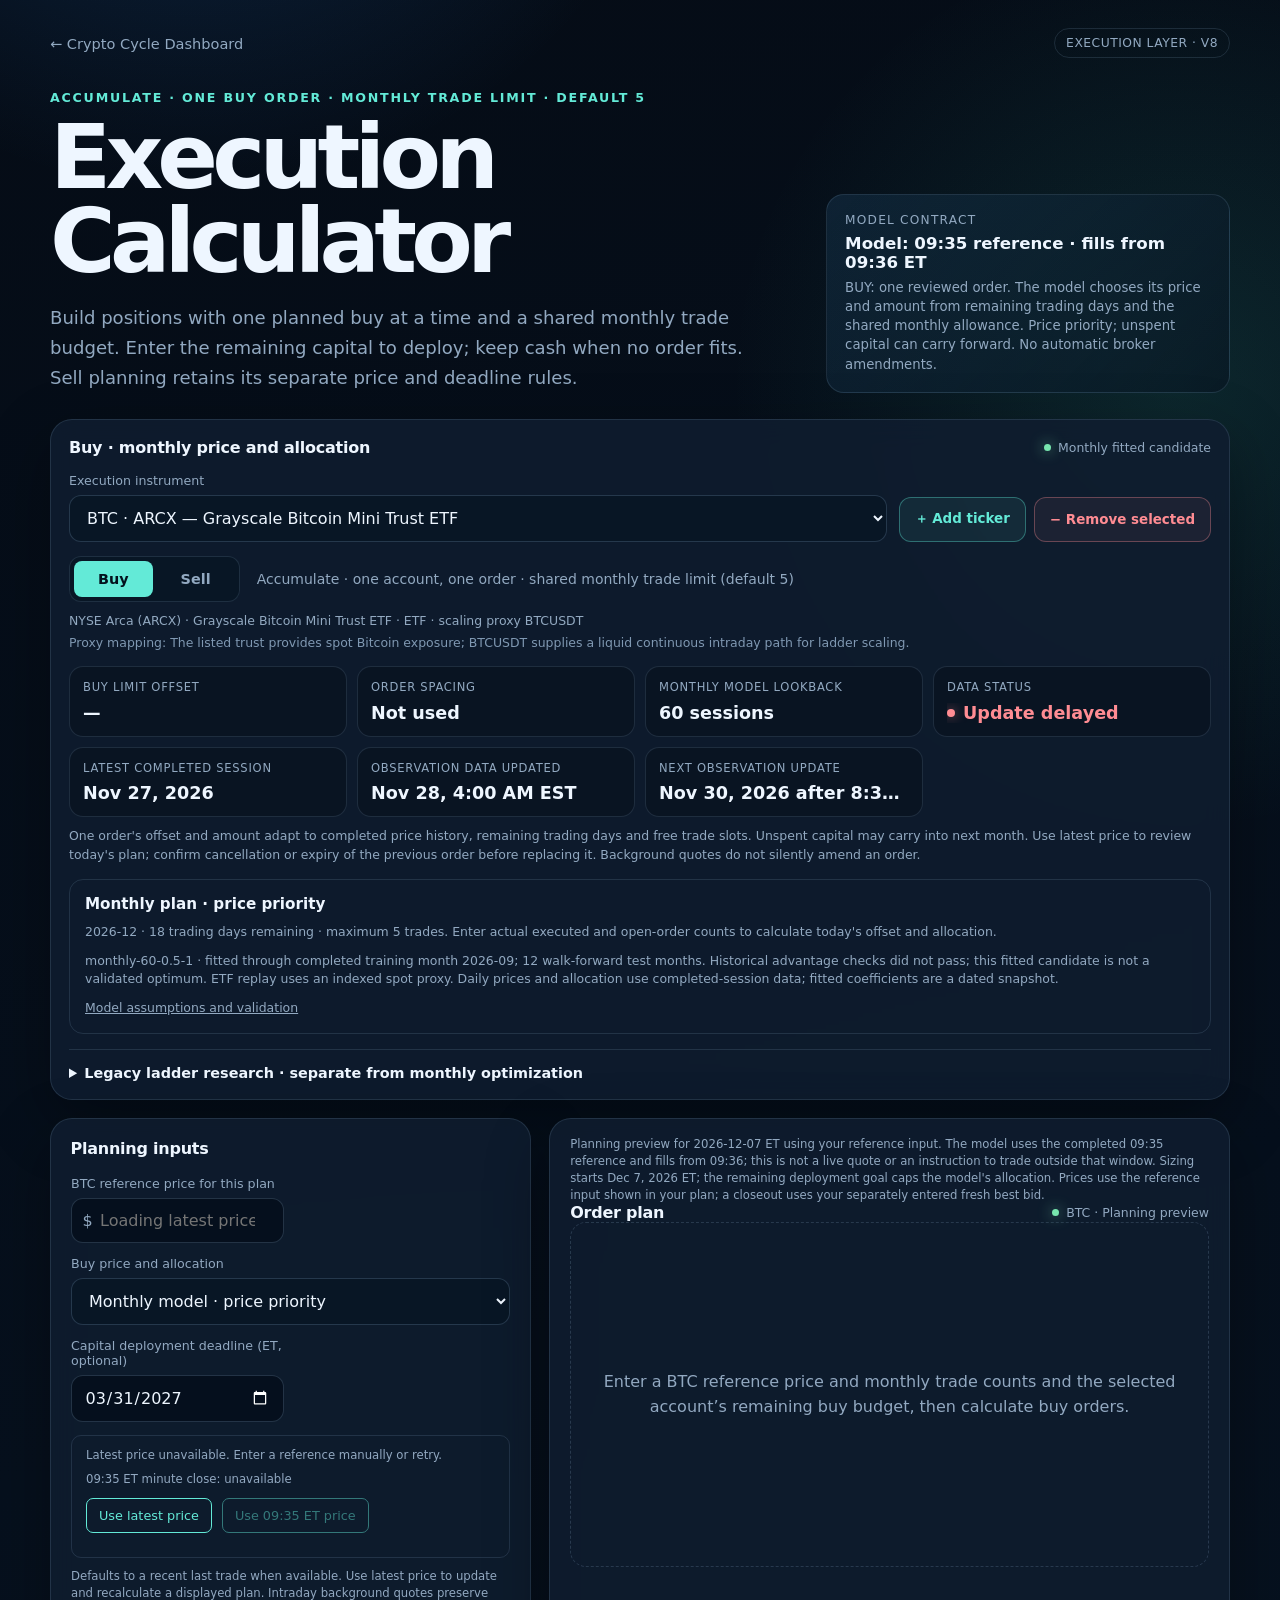
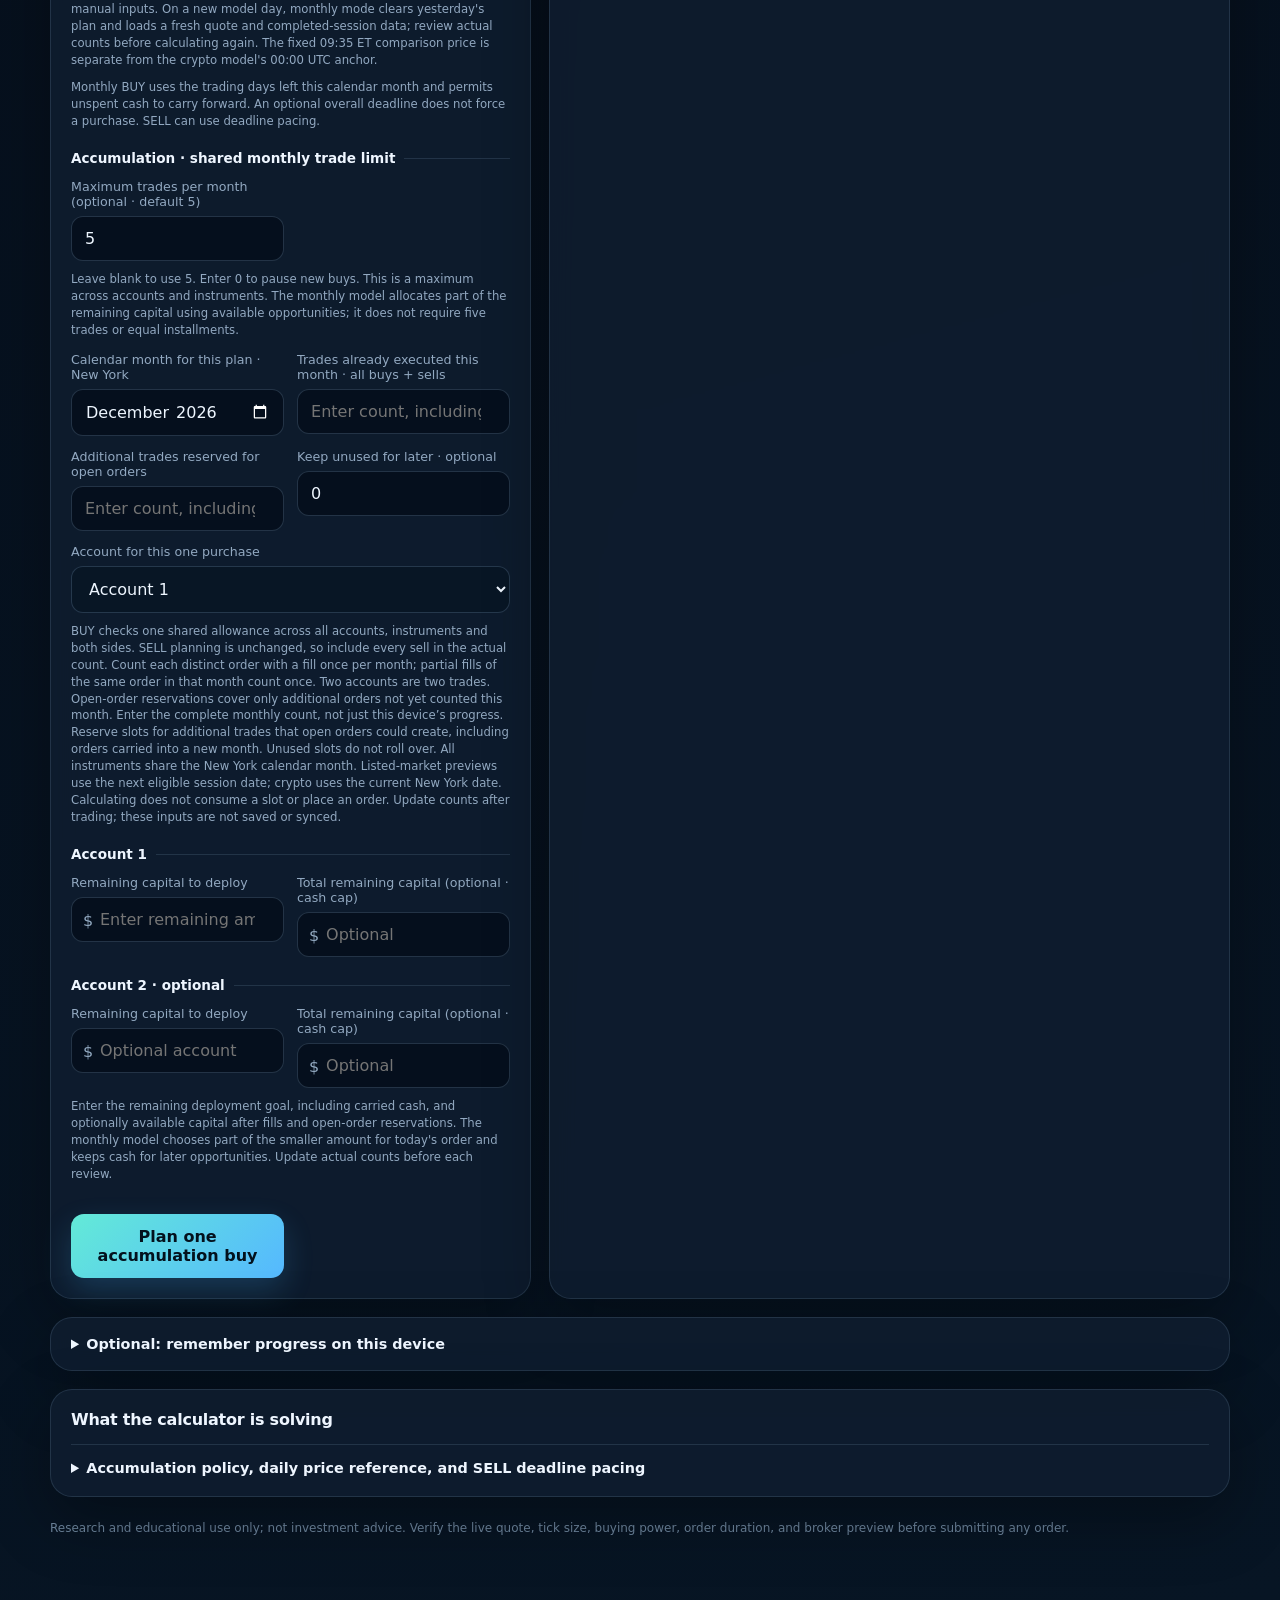
<file: execution/index.html>
<!doctype html>
<html lang="en">
<head>
  <meta charset="utf-8">
  <meta name="viewport" content="width=device-width, initial-scale=1">
  <meta name="theme-color" content="#07111f">
  <title>Execution Calculator</title>
  <style>
    :root {
      color-scheme: dark;
      --bg: #06101d;
      --panel: rgba(15, 29, 47, .88);
      --panel-2: rgba(9, 20, 34, .92);
      --line: rgba(146, 178, 211, .16);
      --text: #eef6ff;
      --muted: #92a9c1;
      --blue: #55b8ff;
      --cyan: #63ead7;
      --gold: #ffc96b;
      --red: #ff8c93;
      --green: #78e6ae;
      --shadow: 0 22px 65px rgba(0, 0, 0, .32);
      font-family: Inter, ui-sans-serif, system-ui, -apple-system, BlinkMacSystemFont, "Segoe UI", sans-serif;
    }
    * { box-sizing: border-box; }
    body {
      margin: 0;
      min-height: 100vh;
      color: var(--text);
      background:
        radial-gradient(circle at 15% -10%, rgba(48, 147, 255, .22), transparent 32rem),
        radial-gradient(circle at 92% 12%, rgba(61, 221, 186, .12), transparent 28rem),
        linear-gradient(165deg, #050c16, var(--bg) 42%, #071524);
    }
    a { color: inherit; }
    button, input, select { font: inherit; }
    .shell { width: min(1180px, calc(100% - 28px)); margin: 0 auto; padding: 28px 0 64px; }
    .topbar { display: flex; justify-content: space-between; align-items: center; gap: 16px; margin-bottom: 32px; }
    .back { text-decoration: none; color: var(--muted); font-size: .91rem; }
    .back:hover { color: var(--text); }
    .tag { border: 1px solid var(--line); border-radius: 999px; padding: 7px 11px; color: var(--muted); font-size: .77rem; letter-spacing: .04em; text-transform: uppercase; }
    .hero { display: grid; grid-template-columns: minmax(0, 1.3fr) minmax(300px, .7fr); gap: 26px; align-items: end; margin-bottom: 26px; }
    .eyebrow { margin: 0 0 10px; color: var(--cyan); font-size: .79rem; font-weight: 750; letter-spacing: .14em; text-transform: uppercase; }
    h1 { margin: 0; font-size: clamp(2.4rem, 7vw, 5.6rem); line-height: .94; letter-spacing: -.065em; max-width: 850px; }
    .lede { margin: 20px 0 0; max-width: 720px; color: var(--muted); font-size: clamp(1rem, 2vw, 1.13rem); line-height: 1.65; }
    .stamp { padding: 18px; border: 1px solid var(--line); border-radius: 18px; background: linear-gradient(135deg, rgba(31, 72, 105, .32), rgba(8, 20, 33, .58)); }
    .stamp-label { color: var(--muted); font-size: .76rem; letter-spacing: .1em; text-transform: uppercase; }
    .stamp-value { margin-top: 7px; font-size: 1.04rem; font-weight: 730; }
    .stamp-sub { margin-top: 6px; color: var(--muted); font-size: .83rem; line-height: 1.45; }
    .grid { display: grid; grid-template-columns: repeat(12, 1fr); gap: 18px; }
    .panel { border: 1px solid var(--line); border-radius: 22px; background: var(--panel); box-shadow: var(--shadow); backdrop-filter: blur(14px); }
    .model { grid-column: 1 / -1; padding: 18px; }
    .model-head, .section-head { display: flex; align-items: center; justify-content: space-between; gap: 14px; }
    .model-head h2, .section-head h2 { margin: 0; font-size: 1rem; letter-spacing: -.015em; }
    .status { display: inline-flex; align-items: center; gap: 7px; color: var(--muted); font-size: .78rem; }
    .status::before { content: ""; width: 7px; height: 7px; border-radius: 50%; background: var(--gold); box-shadow: 0 0 14px rgba(255, 201, 107, .75); }
    .status.live::before { background: var(--green); box-shadow: 0 0 14px rgba(120, 230, 174, .8); }
    .instrument-tools { display: grid; grid-template-columns: minmax(260px, 1fr) auto; gap: 12px; align-items: end; margin-top: 16px; }
    .instrument-choice label { margin-bottom: 7px; }
    .instrument-actions { display: flex; gap: 8px; }
    .side-toggle { display: inline-flex; gap: 4px; padding: 4px; margin-top: 14px; background: #081625; border: 1px solid var(--line); border-radius: 12px; }
    .side-toggle button { border: 0; border-radius: 8px; padding: 10px 24px; background: transparent; color: var(--muted); font-size: .9rem; font-weight: 750; cursor: pointer; }
    .side-toggle button[aria-pressed="true"] { color: #03111d; background: var(--cyan); }
    .side-toggle button#side-sell[aria-pressed="true"] { background: var(--gold); }
    .side-toggle button:focus-visible { outline: 2px solid var(--blue); outline-offset: 3px; }
    .side-note { display: inline; margin-left: 12px; color: var(--muted); font-size: .875rem; }
    body[data-side="sell"] .primary { background: linear-gradient(135deg, var(--gold), #ffc27d); }
    .form-error { color: var(--red); line-height: 1.5; font-size: .875rem; }
    select { width: 100%; border: 1px solid rgba(145, 182, 219, .21); border-radius: 12px; outline: none; padding: 12px 40px 12px 13px; color: var(--text); background: #081625; }
    select:focus { border-color: rgba(85, 184, 255, .75); box-shadow: 0 0 0 3px rgba(85, 184, 255, .12); }
    .secondary { display: inline-flex; min-height: 45px; align-items: center; justify-content: center; border: 1px solid rgba(99, 234, 215, .36); border-radius: 12px; padding: 10px 15px; color: var(--cyan); background: rgba(99, 234, 215, .07); text-decoration: none; font-size: .84rem; font-weight: 760; white-space: nowrap; }
    .secondary:hover { background: rgba(99, 234, 215, .12); border-color: rgba(99, 234, 215, .58); }
    .secondary.danger { color: var(--red); border-color: rgba(255, 140, 147, .34); background: rgba(255, 140, 147, .06); }
    .secondary.danger:hover { border-color: rgba(255, 140, 147, .58); background: rgba(255, 140, 147, .11); }
    .secondary[aria-disabled="true"] { pointer-events: none; cursor: not-allowed; opacity: .42; }
    .instrument-meta { margin: 10px 0 0; color: var(--muted); font-size: .78rem; line-height: 1.5; }
    .instrument-rationale { margin-top: 3px; color: #7f98b2; }
    .instrument-meta strong { color: var(--text); font-weight: 720; }
    .metrics { display: grid; grid-template-columns: repeat(4, 1fr); gap: 10px; margin-top: 14px; }
    .metric { min-width: 0; padding: 13px; border: 1px solid var(--line); border-radius: 14px; background: var(--panel-2); }
    .metric-label { color: var(--muted); font-size: .72rem; line-height: 1.35; text-transform: uppercase; letter-spacing: .065em; }
    .metric-value { margin-top: 7px; font-size: 1.1rem; font-weight: 760; white-space: nowrap; overflow: hidden; text-overflow: ellipsis; }
    .freshness { display: flex; align-items: center; gap: 8px; }
    .freshness::before { content: ""; width: 8px; height: 8px; flex: 0 0 auto; border-radius: 50%; background: var(--muted); }
    .freshness.current { color: var(--green); }
    .freshness.current::before { background: var(--green); box-shadow: 0 0 12px rgba(120, 230, 174, .65); }
    .freshness.pending { color: var(--gold); }
    .freshness.pending::before { background: var(--gold); box-shadow: 0 0 12px rgba(255, 201, 107, .6); }
    .freshness.delayed { color: var(--red); }
    .freshness.delayed::before { background: var(--red); box-shadow: 0 0 12px rgba(255, 140, 147, .6); }
    .inputs { grid-column: span 5; padding: 20px; }
    .results { grid-column: span 7; padding: 20px; }
    .field-grid { display: grid; grid-template-columns: 1fr 1fr; gap: 13px; margin-top: 18px; }
    .field.wide { grid-column: 1 / -1; }
    .quote-panel { display: grid; gap: 10px; padding: 14px; border: 1px solid var(--line); border-radius: 10px; }
    .quote-panel button { padding: 9px 12px; border: 1px solid var(--cyan); border-radius: 7px; color: var(--cyan); background: transparent; font-size: .8rem; cursor: pointer; }
    .quote-panel button:disabled { opacity: .45; cursor: not-allowed; }
    .quote-panel button:focus-visible { outline: 2px solid var(--blue); outline-offset: 3px; }
    label { display: block; margin: 0 0 7px; color: var(--muted); font-size: .79rem; }
    .input-wrap { position: relative; }
    .prefix { position: absolute; top: 50%; left: 12px; transform: translateY(-50%); color: var(--muted); pointer-events: none; }
    input { width: 100%; border: 1px solid rgba(145, 182, 219, .21); border-radius: 12px; outline: none; padding: 12px 13px; color: var(--text); background: rgba(3, 12, 22, .66); }
    .has-prefix input { padding-left: 28px; }
    input:focus { border-color: rgba(85, 184, 255, .75); box-shadow: 0 0 0 3px rgba(85, 184, 255, .12); }
    .account-title { grid-column: 1 / -1; display: flex; align-items: center; gap: 9px; margin-top: 7px; color: var(--text); font-size: .85rem; font-weight: 760; }
    .account-title::after { content: ""; height: 1px; flex: 1; background: var(--line); }
    .hint { grid-column: 1 / -1; margin: -3px 0 0; color: var(--muted); font-size: .73rem; line-height: 1.45; }
    .primary { width: 100%; margin-top: 18px; border: 0; border-radius: 13px; padding: 13px 16px; color: #03111d; background: linear-gradient(135deg, var(--cyan), var(--blue)); font-weight: 800; cursor: pointer; box-shadow: 0 12px 30px rgba(68, 179, 255, .2); }
    .primary:hover { filter: brightness(1.06); }
    .primary:disabled { cursor: not-allowed; opacity: .45; filter: none; }
    .result-empty { min-height: 345px; display: grid; place-items: center; padding: 30px; border: 1px dashed rgba(146, 178, 211, .2); border-radius: 16px; color: var(--muted); text-align: center; line-height: 1.55; }
    .result-stack { display: grid; gap: 16px; margin-top: 18px; }
    .account-result { border: 1px solid var(--line); border-radius: 17px; overflow: hidden; background: rgba(5, 15, 26, .45); }
    .result-title { display: flex; align-items: center; justify-content: space-between; gap: 12px; padding: 14px 15px; border-bottom: 1px solid var(--line); }
    .result-title h3 { margin: 0; font-size: .95rem; }
    .urgency { border-radius: 999px; padding: 5px 9px; font-size: .68rem; font-weight: 800; letter-spacing: .07em; background: rgba(120, 230, 174, .1); color: var(--green); }
    .urgency.elevated { color: var(--gold); background: rgba(255, 201, 107, .11); }
    .urgency.high { color: var(--red); background: rgba(255, 140, 147, .11); }
    .result-metrics { display: grid; grid-template-columns: repeat(5, 1fr); gap: 1px; background: var(--line); }
    .result-metric { padding: 12px; background: #0b1929; }
    .result-metric span { display: block; color: var(--muted); font-size: .68rem; line-height: 1.35; }
    .result-metric strong { display: block; margin-top: 5px; font-size: .9rem; }
    .table-wrap { overflow-x: auto; }
    table { width: 100%; border-collapse: collapse; min-width: 440px; }
    th, td { padding: 11px 14px; text-align: right; border-top: 1px solid var(--line); font-variant-numeric: tabular-nums; }
    th { color: var(--muted); font-size: .67rem; font-weight: 650; text-transform: uppercase; letter-spacing: .06em; }
    td { font-size: .86rem; }
    th:first-child, td:first-child { text-align: left; }
    .notice { margin: 11px 14px 14px; padding: 10px 11px; border-left: 2px solid var(--gold); color: var(--muted); background: rgba(255, 201, 107, .06); font-size: .75rem; line-height: 1.45; }
    .method { grid-column: 1 / -1; padding: 20px; }
    .progress-panel { grid-column: 1 / -1; padding: 18px 20px; }
    .progress-panel > details { margin: 0; padding: 0; border: 0; }
    .progress-copy { color: var(--muted); font-size: .83rem; line-height: 1.6; }
    .progress-toolbar { display: flex; flex-wrap: wrap; gap: 10px; align-items: end; margin: 14px 0; }
    .progress-toolbar > .field { flex: 1 1 180px; }
    .progress-toolbar button, .progress-panel button { cursor: pointer; white-space: normal; }
    .progress-panel button:disabled { opacity: .45; cursor: not-allowed; }
    .progress-card { border: 1px solid var(--line); border-radius: 14px; padding: 15px; margin-top: 14px; min-width: 0; }
    .progress-card h3 { font-size: .95rem; margin: 0 0 10px; overflow-wrap: anywhere; }
    .progress-records { display: grid; grid-template-columns: 1fr 1fr; gap: 16px; }
    .progress-records details { min-width: 0; }
    .progress-records .field-grid { margin-top: 14px; }
    .progress-stats { display: grid; grid-template-columns: repeat(3, 1fr); gap: 10px; }
    .progress-stats .metric-value { white-space: normal; overflow-wrap: anywhere; }
    .progress-orders { padding: 0; list-style: none; }
    .progress-order { border-top: 1px solid var(--line); padding: 12px 0; overflow-wrap: anywhere; }
    .progress-order p { margin: 0 0 8px; }
    .progress-binding { margin: 12px 0 0; padding: 11px 12px; border-left: 2px solid var(--cyan); font-size: .82rem; line-height: 1.5; background: rgba(99,234,215,.06); }
    .progress-confirm { border: 1px solid var(--red); padding: 14px; border-radius: 12px; margin-top: 14px; }
    .progress-confirm label { display: flex; gap: 9px; align-items: start; line-height: 1.5; }
    .progress-confirm input { width: auto; margin-top: 3px; }
    .progress-panel :focus-visible { outline: 2px solid var(--blue); outline-offset: 3px; }
    @media (max-width: 620px) {
      .progress-records, .progress-stats { grid-template-columns: 1fr; }
      .progress-toolbar { align-items: stretch; }
      .progress-toolbar > * { flex-basis: 100%; }
    }
    details { border-top: 1px solid var(--line); margin-top: 15px; padding-top: 15px; }
    summary { cursor: pointer; font-weight: 700; font-size: .9rem; }
    .method-copy { color: var(--muted); font-size: .84rem; line-height: 1.65; max-width: 930px; }
    .method-copy strong { color: var(--text); }
    .warning { color: var(--gold); }
    footer { margin-top: 22px; color: #6f879f; font-size: .75rem; line-height: 1.55; }
    [hidden] { display: none !important; }
    @media (max-width: 900px) {
      .hero { grid-template-columns: 1fr; }
      .metrics { grid-template-columns: repeat(2, 1fr); }
      .inputs, .results { grid-column: 1 / -1; }
    }
    @media (max-width: 620px) {
      .shell { width: min(100% - 20px, 1180px); padding-top: 18px; }
      .topbar { margin-bottom: 24px; }
      .tag { display: none; }
      .panel { border-radius: 17px; }
      .metrics { grid-template-columns: 1fr 1fr; }
      .instrument-tools { grid-template-columns: 1fr; }
      .instrument-actions { display: grid; grid-template-columns: 1fr 1fr; }
      .secondary { width: 100%; }
      .field-grid { grid-template-columns: 1fr; }
      .field.wide, .account-title, .hint { grid-column: auto; }
      .result-metrics { grid-template-columns: 1fr 1fr; }
      h1 { font-size: 3rem; }
    }
  </style>
</head>
<body>
  <main class="shell">
    <div class="topbar">
      <a class="back" href="../">← Crypto Cycle Dashboard</a>
      <span class="tag">Execution layer · v8</span>
    </div>

    <section class="hero">
      <div>
        <p class="eyebrow">Accumulate · one buy order · Monthly trade limit · default 5</p>
        <h1>Execution<br>Calculator</h1>
        <p class="lede">Build positions with one planned buy at a time and a shared monthly trade budget. Enter the remaining capital to deploy; keep cash when no order fits. Sell planning retains its separate price and deadline rules.</p>
      </div>
      <div class="stamp">
        <div class="stamp-label">Model contract</div>
        <div id="contract-times" class="stamp-value">Model: 09:35 reference · fills from 09:36</div>
        <div id="contract-note" class="stamp-sub">The reference minute is never reused as a fill minute. BUY uses your remaining deployment amount directly, within the monthly trade allowance.</div>
      </div>
    </section>

    <div class="grid">
      <section class="panel model">
        <div class="model-head">
          <h2 id="model-heading">Buy · single-order accumulation</h2>
          <span id="model-status" class="status">Loading parameters…</span>
        </div>
        <div class="instrument-tools">
          <div class="instrument-choice">
            <label for="instrument-select">Execution instrument</label>
            <select id="instrument-select" aria-describedby="instrument-meta instrument-rationale" disabled>
              <option>Loading instrument list…</option>
            </select>
          </div>
          <div class="instrument-actions">
            <a class="secondary" href="https://github.com/attm-agenticcoding/crypto-cycle-dashboard/issues/new/choose" target="_blank" rel="noopener" aria-label="Add ETF, stock or crypto spot pair using GitHub; opens in a new tab">＋ Add ticker</a>
            <a id="remove-ticker" class="secondary danger" href="https://github.com/attm-agenticcoding/crypto-cycle-dashboard/issues/new?template=remove-execution-instrument.yml" target="_blank" rel="noopener" aria-disabled="true" aria-label="Remove selected ticker using GitHub; opens in a new tab">− Remove selected</a>
          </div>
        </div>
        <div class="side-toggle" role="group" aria-label="Execution direction">
          <button id="side-buy" type="button" aria-pressed="true">Buy</button>
          <button id="side-sell" type="button" aria-pressed="false">Sell</button>
        </div>
        <span id="side-note" class="side-note">Buy below the reference · dollar targets</span>
        <p id="instrument-meta" class="instrument-meta">Loading the registered execution instrument and scaling proxy…</p>
        <p id="instrument-rationale" class="instrument-meta instrument-rationale"></p>
        <p id="crypto-contract" class="instrument-meta warning" hidden>24/7 · UTC daily reset. GTC orders do not expire at midnight: cancel or update old orders before replacing the ladder. Quantities and minimum order sizes follow the exchange's published filters.</p>
        <div class="metrics">
          <div class="metric"><div id="base-first-label" class="metric-label">Buy limit offset</div><div id="base-first" class="metric-value">—</div></div>
          <div class="metric"><div class="metric-label">Order spacing</div><div id="base-spacing" class="metric-value">Not used</div></div>
          <div class="metric" data-sell hidden><div class="metric-label">Daily model proxy touches</div><div id="base-hits" class="metric-value">—</div></div>
          <div class="metric"><div id="base-lookback-label" class="metric-label">Price-reference lookback</div><div id="base-lookback" class="metric-value">—</div></div>
          <div class="metric"><div class="metric-label">Data status</div><div id="base-freshness" class="metric-value freshness">—</div></div>
          <div class="metric"><div class="metric-label">Latest completed session</div><div id="base-date" class="metric-value">—</div></div>
          <div class="metric"><div id="base-run-label" class="metric-label">Observation data updated</div><div id="base-run" class="metric-value">—</div></div>
          <div class="metric"><div id="base-next-run-label" class="metric-label">Next observation update</div><div id="base-next-run" class="metric-value">—</div></div>
        </div>
        <p id="buy-pricing-note" class="instrument-meta" data-buy>Monthly pricing chooses one order's offset and amount from completed price history, remaining trading days and free trade slots. Unspent capital may carry into next month. Use the latest price to review today's plan; confirm cancellation or expiry of the previous order before replacing it.</p>
        <div id="monthly-policy-panel" class="progress-card" data-buy aria-live="polite">
          <h3>Monthly plan · price priority</h3>
          <p id="monthly-policy-state" class="instrument-meta">Loading monthly price and allocation model…</p>
          <p id="monthly-policy-evidence" class="instrument-meta"></p>
          <p class="instrument-meta"><a href="../research/results/monthly-dynamic-report.md">Model assumptions and validation</a></p>
        </div>
        <details id="selection-details">
          <summary id="selection-heading">Legacy ladder research · separate from monthly optimization</summary>
          <p id="selection-summary" class="instrument-meta"></p>
          <p id="selection-reason" class="instrument-meta"></p>
          <p id="selection-window" class="instrument-meta"></p>
          <p class="instrument-meta"><a href="./selector.html">View raw minimum, adopted parameters and selection details</a>. Eligible candidates form a selection band, not a confidence interval. Prospective advantage is not established.</p>
        <div id="monthly-scaling" class="progress-card" aria-live="polite">
          <h3>Earlier full-amount single-order research</h3>
          <p id="monthly-scaling-status" class="instrument-meta">Loading monthly research…</p>
          <p id="monthly-scaling-details" class="instrument-meta"></p>
          <p class="instrument-meta"><a href="../research/results/monthly-single-order-report.md">Read assumptions and results</a></p>
        </div>
        </details>
      </section>

      <section class="panel inputs">
        <div class="section-head"><h2>Planning inputs</h2></div>
        <form id="calculator-form" class="field-grid">
          <div class="field">
            <label id="reference-price-label" for="reference-price">Reference price for this plan</label>
            <div class="input-wrap has-prefix"><span class="prefix currency-prefix">$</span><input id="reference-price" type="number" min="0.01" step="any" placeholder="Loading latest price" required aria-describedby="reference-hint latest-quote"></div>
          </div>
          <div class="field wide" data-buy>
            <label for="buy-policy">Buy price and allocation</label>
            <select id="buy-policy">
              <option value="monthly">Monthly model · price priority</option>
              <option value="legacy">Legacy reference · full amount</option>
            </select>
          </div>
          <div class="field">
            <label id="deadline-label" for="deadline">Capital deployment deadline</label>
            <input id="deadline" type="date" value="2027-03-31" aria-describedby="deadline-hint">
          </div>

          <div class="field wide quote-panel">
            <p id="latest-quote" class="hint" role="status">Loading latest market price…</p>
            <p id="opening-reference" class="hint" role="status">09:35 ET minute close: loading…</p>
            <div style="display:flex;flex-wrap:wrap;gap:10px"><button id="use-latest-price" type="button">Use latest price</button><button id="use-opening-reference" type="button" disabled>Use 09:35 ET price</button></div>
            <p id="quote-action-status" class="hint" role="status" aria-live="polite"></p>
          </div>
          <p id="reference-hint" class="hint">Defaults to a recent last trade when available. Use latest price to update and recalculate a displayed plan. Intraday background quotes preserve manual inputs. On a new model day, monthly mode clears yesterday's plan and loads a fresh quote and completed-session data; review actual counts before calculating again. The fixed 09:35 ET comparison price is separate from the crypto model's 00:00 UTC anchor.</p>
          <p id="deadline-hint" class="hint">Monthly BUY uses the trading days left this calendar month and permits unspent cash to carry forward. An optional overall deadline does not force a purchase. SELL can use deadline pacing.</p>
          <div class="account-title" data-buy>Accumulation · shared monthly trade limit</div>
          <div class="field" data-buy>
            <label for="monthly-limit">Maximum trades per month (optional · default 5)</label>
            <input id="monthly-limit" type="number" min="0" step="1" value="5" placeholder="5" aria-describedby="monthly-limit-hint">
          </div>
          <p id="monthly-limit-hint" class="hint" data-buy>Leave blank to use 5. Enter 0 to pause new buys. This is a maximum across accounts and instruments. The monthly model allocates part of the remaining capital using available opportunities; it does not require five trades or equal installments.</p>
          <div class="field" data-buy>
            <label for="budget-month">Calendar month for this plan · New York</label>
            <input id="budget-month" type="month" min="2025-01" required>
          </div>
          <div class="field" data-buy>
            <label for="monthly-used">Trades already executed this month · all buys + sells</label>
            <input id="monthly-used" type="number" min="0" step="1" placeholder="Enter count, including 0" required>
          </div>
          <div class="field" data-buy>
            <label for="monthly-working">Additional trades reserved for open orders</label>
            <input id="monthly-working" type="number" min="0" step="1" placeholder="Enter count, including 0" required>
          </div>
          <div class="field" data-buy>
            <label for="monthly-reserve">Keep unused for later · optional</label>
            <input id="monthly-reserve" type="number" min="0" step="1" value="0" required>
          </div>
          <div class="field wide" data-buy>
            <label for="buy-account">Account for this one purchase</label>
            <select id="buy-account"><option value="one">Account 1</option><option value="two">Account 2</option></select>
          </div>
          <p class="hint" data-buy>BUY checks one shared allowance across all accounts, instruments and both sides. SELL planning is unchanged, so include every sell in the actual count. Count each distinct order with a fill once per month; partial fills of the same order in that month count once. Two accounts are two trades. Open-order reservations cover only additional orders not yet counted this month. Enter the complete monthly count, not just this device’s progress. Reserve slots for additional trades that open orders could create, including orders carried into a new month. Unused slots do not roll over. All instruments share the New York calendar month. Listed-market previews use the next eligible session date; crypto uses the current New York date. Calculating does not consume a slot or place an order. Update counts after trading; these inputs are not saved or synced.</p>
          <div class="field wide" data-sell hidden>
            <label for="sell-policy">Sale priority</label>
            <select id="sell-policy" disabled>
              <option value="patient">Price seeking · allow unfilled shares to carry over</option>
              <option value="deadline">Finish by deadline · prepare a closeout order</option>
            </select>
          </div>
          <p id="sell-policy-note" class="hint" data-sell hidden></p>
          <div id="closeout-bid-field" class="field wide" hidden>
            <label for="closeout-bid">Current best bid for the selected ticker</label>
            <div class="input-wrap has-prefix"><span class="prefix currency-prefix">$</span><input id="closeout-bid" type="number" min="0.01" step="any" placeholder="Fresh broker quote, not the 09:35 reference" disabled></div>
          </div>

          <div class="account-title">Account 1</div>
          <div class="field" data-buy>
            <label for="weekly-one">Remaining capital to deploy</label>
            <div class="input-wrap has-prefix"><span class="prefix currency-prefix">$</span><input id="weekly-one" type="number" min="0" step="any" placeholder="Enter remaining amount"></div>
          </div>
          <div class="field" data-buy>
            <label for="capital-one">Total remaining capital (optional · cash cap)</label>
            <div class="input-wrap has-prefix"><span class="prefix currency-prefix">$</span><input id="capital-one" type="number" min="0" step="any" placeholder="Optional"></div>
          </div>
          <div class="field" data-sell hidden><label for="sell-weekly-one">Shares remaining to sell this week</label><input id="sell-weekly-one" type="number" min="0" step="any" value="0" required disabled></div>
          <div class="field" data-sell hidden><label for="sell-total-one">Total shares remaining (optional)</label><input id="sell-total-one" type="number" min="0" step="any" placeholder="Optional for price seeking" disabled></div>
          <div class="field" data-sell hidden><label for="sell-held-one">Current held shares</label><input id="sell-held-one" type="number" min="0" step="any" placeholder="Enter current holdings" disabled></div>
          <div class="field" data-sell hidden><label for="sell-reserved-one">Shares in existing sell orders</label><input id="sell-reserved-one" type="number" min="0" step="any" value="0" required disabled></div>

          <div class="account-title">Account 2 · optional</div>
          <div class="field" data-buy>
            <label for="weekly-two">Remaining capital to deploy</label>
            <div class="input-wrap has-prefix"><span class="prefix currency-prefix">$</span><input id="weekly-two" type="number" min="0" step="any" placeholder="Optional account"></div>
          </div>
          <div class="field" data-buy>
            <label for="capital-two">Total remaining capital (optional · cash cap)</label>
            <div class="input-wrap has-prefix"><span class="prefix currency-prefix">$</span><input id="capital-two" type="number" min="0" step="any" placeholder="Optional"></div>
          </div>
          <div class="field" data-sell hidden><label for="sell-weekly-two">Shares remaining to sell this week</label><input id="sell-weekly-two" type="number" min="0" step="any" placeholder="Optional account" disabled></div>
          <div class="field" data-sell hidden><label for="sell-total-two">Total shares remaining (optional)</label><input id="sell-total-two" type="number" min="0" step="any" placeholder="Optional for price seeking" disabled></div>
          <div class="field" data-sell hidden><label for="sell-held-two">Current held shares</label><input id="sell-held-two" type="number" min="0" step="any" placeholder="If selling" disabled></div>
          <div class="field" data-sell hidden><label for="sell-reserved-two">Shares in existing sell orders</label><input id="sell-reserved-two" type="number" min="0" step="any" placeholder="0 if none" disabled></div>
          <p id="buy-hint" class="hint" data-buy>Enter the amount still to deploy for this plan, then optionally the total cash still available after open-order reservations. The smaller amount caps one order. No weekly conversion or automatic split across the remaining trades. Zero means HOLD.</p>
          <p id="sell-hint" class="hint" data-sell hidden>Enter remaining quantities, including unfilled sell orders. Existing orders are deducted from both the target and held shares when sizing new orders. Subtract actual fills from both remaining targets and holdings each day. Output uses whole shares; switching ticker clears sale quantities.</p>
          <p id="form-error" class="field wide form-error" role="alert" hidden></p>
          <button id="calculate-button" class="primary wide" type="submit">Calculate buy plan</button>
        </form>
      </section>

      <section class="panel results">
        <p id="plan-context" class="hint" role="status"></p>
        <div class="section-head"><h2>Order plan</h2><span id="session-label" class="status live">—</span></div>
        <div id="empty" class="result-empty">Choose an instrument, enter today's reference and remaining amounts, then calculate. BUY produces at most one order for the selected account; the other account waits for a later review.</div>
        <p id="progress-binding" class="progress-binding" role="status" hidden></p>
        <div id="result-stack" class="result-stack" hidden></div>
      </section>

      <section class="panel progress-panel" aria-label="Optional local progress">
        <details id="progress-details">
          <summary>Optional: remember progress on this device</summary>
          <p class="progress-copy">The monthly calculator works without any record setup. These optional legacy records use separately confirmed weekly cash limits in addition to the monthly trade limit. They never divide a deployment amount into weekly installments.</p>
          <p class="progress-copy">Records stay in this browser’s local storage on this device. There is no cross-device sync or broker connection. Anyone using this browser profile may see them; clearing site data can erase them. Export a copy if you need a backup. Nothing here places or cancels an order.</p>
          <button id="progress-enable" class="secondary" type="button">Open local progress</button>
          <p id="progress-message" class="progress-copy" role="status" aria-live="polite"></p>
          <p id="progress-error" class="form-error" role="alert" hidden></p>
          <div id="progress-workspace" hidden>
            <div class="progress-toolbar">
              <div class="field"><label for="progress-account">Record for selected instrument and direction</label><select id="progress-account"><option value="one">Account 1</option><option value="two">Account 2</option></select></div>
              <button id="progress-reload" class="secondary" type="button">Reload local records</button>
              <button id="progress-export" class="secondary" type="button">Export local JSON</button>
            </div>
            <div id="progress-create" class="progress-card">
              <h3 id="progress-create-title">Start from today’s remaining amounts</h3>
              <p id="progress-create-summary" class="progress-copy"></p>
              <p class="progress-copy">For optional weekly tracking only, confirm that the entered deployment amount is also your remaining cash cap for this week, and enter total remaining capital. SELL uses its weekly and total quantity targets. Creating a record opts into these additional weekly limits; manual monthly calculation does not require them. Earlier fills and whole-position cost basis are unknown.</p>
              <button id="progress-create-button" class="secondary" type="button">Confirm entered amounts and create local record</button>
            </div>
            <div id="progress-task" class="progress-card" hidden>
              <h3 id="progress-task-title"></h3>
              <p id="progress-task-period" class="progress-copy"></p>
              <div class="progress-stats" id="progress-stats"></div>
              <p id="progress-warning" class="progress-copy warning" hidden></p>
              <div id="progress-week" class="progress-card" hidden>
                <p id="progress-week-label" class="progress-copy"></p>
                <label for="progress-week-cap">Confirm this week’s cap, including any recorded fills this week</label>
                <input id="progress-week-cap" type="number" min="0" step="any" placeholder="Enter a new weekly amount">
                <button id="progress-confirm-week" class="secondary" type="button">Confirm new week</button>
              </div>
              <div class="progress-toolbar"><button id="progress-use" class="secondary" type="button">Use available remaining in calculator</button></div>
              <p id="progress-use-note" class="progress-copy">This only copies remaining amounts after recorded fills and open orders. Calculation still requires your reference price and a separate click. The confirmed weekly amount is a hard cap, even if deadline pacing asks for more.</p>
              <div class="progress-records">
                <details><summary>Record an actual fill</summary>
                  <form id="progress-fill-form" class="field-grid">
                    <div class="field wide"><label for="progress-fill-order">Related order</label><select id="progress-fill-order"><option value="">Unlinked actual fill</option></select></div>
                    <div class="field"><label for="progress-fill-qty">Filled quantity</label><input id="progress-fill-qty" type="number" min="0" step="any" required></div>
                    <div class="field"><label for="progress-fill-price">Actual price per unit</label><input id="progress-fill-price" type="number" min="0" step="any" required></div>
                    <div class="field wide"><label for="progress-fill-id">Fill reference (unique; optional)</label><input id="progress-fill-id" maxlength="100" placeholder="Broker trade ID, if available"></div>
                    <div class="field wide"><label for="progress-fill-at">Execution time in UTC (optional)</label><input id="progress-fill-at" type="datetime-local" step="1"><p class="progress-copy">Blank means now. For a late report, enter when the fill actually happened. Fees are treated as zero.</p></div>
                    <button id="progress-fill-save" class="secondary field wide" type="submit">Save actual fill</button>
                  </form>
                </details>
                <details><summary>Record an already-working order</summary>
                  <form id="progress-order-form" class="field-grid">
                    <p class="hint">Only record an order you have already placed and verified at your broker or exchange. A calculated ladder is never recorded automatically.</p>
                    <div class="field"><label for="progress-order-qty">Working quantity</label><input id="progress-order-qty" type="number" min="0" step="any" required></div>
                    <div class="field"><label for="progress-order-price">Limit price per unit</label><input id="progress-order-price" type="number" min="0" step="any" required></div>
                    <div class="field wide"><label for="progress-order-id">Order reference (optional)</label><input id="progress-order-id" maxlength="100" placeholder="Broker order ID, if available"></div>
                    <button id="progress-order-save" class="secondary field wide" type="submit">Confirm working order and save</button>
                  </form>
                </details>
              </div>
              <p class="progress-copy">Cancel requested keeps the unfilled amount reserved. Only confirmed cancellation releases it. Partial and late fills can still be recorded. Check the actual order status with your broker.</p>
              <ul id="progress-orders" class="progress-orders"></ul>
              <button id="progress-delete" class="secondary danger" type="button">Delete this local record…</button>
            </div>
            <div class="progress-toolbar"><button id="progress-reset" class="secondary danger" type="button">Clear all local progress…</button></div>
            <div id="progress-confirm" class="progress-confirm" hidden>
              <p id="progress-confirm-text" class="progress-copy"></p>
              <div class="progress-toolbar"><button id="progress-confirm-yes" class="secondary danger" type="button">Confirm deletion</button><button id="progress-confirm-no" class="secondary" type="button">Keep records</button></div>
            </div>
          </div>
        </details>
      </section>

      <section class="panel method">
        <div class="section-head"><h2>What the calculator is solving</h2></div>
        <details>
          <summary>Accumulation policy, daily price reference, and SELL deadline pacing</summary>
          <div class="method-copy">
            <p data-buy><strong>Monthly BUY policy.</strong> At most one new order per review. The default monthly model fits both price distance and an allocation scale, then recalculates from completed drawdowns, trading days left and available monthly slots. The entered deployment goal and optional cash amount cap the budget. Cash may carry into the next month; no closeout purchase is forced. Model candidates have separate historical validation results and are not claimed optimal. The optional legacy policy uses the full entered amount and old first offset. Neither policy submits or cancels broker orders.</p>
            <p><strong>Legacy market layer.</strong> The existing updater supplies daily completed-session observations and independently fits the legacy BUY/SELL ladder using <strong id="method-proxy">—</strong>. Historical references are the close of the <span id="method-reference">09:35</span> <span id="method-timezone">ET</span> bar; eligible fills begin at <span id="method-fill">09:36</span>. The new monthly model uses those completed drawdowns, not the legacy ladder's spacing. Daily-replay performance does not establish execution quality at arbitrary intraday review times.</p>
            <p><strong>24/7 spot pairs.</strong> The daily reference is the close of the 00:00 UTC minute, with eligible fills from 00:01 through 23:59. Weekends and holidays count; weeks run Monday–Sunday in UTC. Both directions are fitted separately from the pair's full-day highs and lows. Scaling runs daily at 04:30 UTC with an 08:30 retry after archives become available. GTC orders remain live until filled or cancelled. A new reference or calculation does not cancel them; accumulation BUY does not schedule daily replacements. Exchange tick, quantity and notional filters apply; changing market prices can also affect the exchange's dynamic price bands.</p>
            <p><strong>Sizing layer.</strong> Accumulation BUY takes the smaller of remaining capital to deploy and optional total remaining capital, divides only by the reference price, rounds quantity down, and places it in one order subject to instrument limits. SELL retains daily-ladder sizing: remaining target quantity divided by remaining sessions and expected rung hits, capped at holdings after accounting for existing sell orders. Buy prices round down and passive sell prices round up: to cents for listed securities, or the exchange price tick for crypto. Crypto quantities follow the exchange step and minimum order size.</p>
            <p><strong>SELL deadline layer.</strong> Supplying both total remaining and a deadline activates an explicit schedule guardrail. With no deadline, the entered weekly pace is used, capped by total remaining if supplied; market distances are not tightened. The even-pace floor is total remaining × eligible sessions in the current window ÷ sessions to the deadline; the current window ends at the earlier of week-end or the deadline. The effective target is the larger of that floor and the entered weekly target, capped at total remaining. If the floor causes a pace lift, market distances tighten by 1 ÷ √(pace lift), bounded between 0.40× and 1.00×. This rule is deliberately monotone: moving the deadline closer can never reduce the target or widen the ladder.</p>
            <p><strong>Sell scaling.</strong> Sell fits use the largest upward move after the reference, independently of buy drawdowns. The objective minimizes sale shortfall: reference value minus sale proceeds, with unfilled weekly shares valued at the next reference. That terminal valuation is a backtest assumption. Expected hits are proxy price touches, not guaranteed fills; the proxy does not capture the listed instrument's bid–ask spread, queue, partial fills or fees.</p>
            <p><strong>Sale priority.</strong> Price seeking keeps a passive ladder. Finish by deadline adds a manual closeout 15 minutes before the final eligible session closes (23:45 UTC for crypto): recalculate with updated fills, holdings, outstanding orders and a fresh best bid. It generates a sell limit at that bid, rounded down to the applicable price tick. Check the broker or exchange preview before placing it. A moving quote can leave it unfilled. The deadline and closeout rules are explicit overlays, not separately fitted optima. Nothing on this page submits or cancels orders. See the <a href="https://www.nyse.com/trade/hours-calendars" target="_blank" rel="noopener">NYSE session calendar</a>.</p>
            <p id="fallback-note" class="warning" hidden>The published JSON is still the daily-OHLC seed. Deadline pacing remains available, but market spacing is using fallback parameters until the first successful minute-data update.</p>
            <p id="pending-note" class="warning" hidden>This instrument is registered but has not completed its first scaling run. Order calculation stays disabled until fitted parameters are published.</p>
          </div>
        </details>
      </section>
    </div>

    <footer>Research and educational use only; not investment advice. Verify the live quote, tick size, buying power, order duration, and broker preview before submitting any order.</footer>
  </main>

  <script src="./market-calendar.js?v=2"></script>
  <script src="./monthly-policy.js?v=1"></script>
  <script src="./execution-core.js?v=11"></script>
  <script src="./market-quotes.js?v=2"></script>
  <script src="./monthly-scaling.js?v=1"></script>
  <script>
    const PARAMS_URL = "../data/execution_params.json";
    const REGISTRY_URL = "../data/execution_instruments.json";
    const REMOVE_ISSUE_URL = "https://github.com/attm-agenticcoding/crypto-cycle-dashboard/issues/new";
    const FALLBACK = {
      instrument_id: "ARCX:BTC",
      symbol: "BTC",
      exchange: "NYSE Arca",
      exchange_mic: "ARCX",
      name: "Grayscale Bitcoin Mini Trust ETF",
      asset_class: "ETF",
      currency: "USD",
      market_calendar: "XNYS",
      default_reference_price: 35,
      market_proxy: "BTCUSDT",
      scaling_source: { provider: "binance_vision", symbol: "BTCUSDT", interval: "1m", rationale: "The listed trust provides spot Bitcoin exposure; BTCUSDT supplies a liquid continuous intraday path for ladder scaling." },
      timezone: "America/New_York",
      reference_time: "09:35",
      fill_start_time: "09:36",
      session_end_time: "16:00",
      status: "daily-ohlc-fallback",
      data_as_of: "2026-08-26",
      lookback_sessions: 10,
      first_offset_pct: .25,
      spacing_pct: .80,
      expected_rungs_per_session: 1.20,
      session_samples: []
    };
    let params = FALLBACK;
    let paramsById = { [FALLBACK.instrument_id]: FALLBACK };
    let side = "buy";
    let selectedInstrumentId = FALLBACK.instrument_id;
    let lastDailyCycle = "";
    let monthlyRefreshPending = false;
    let lastPlanningCycle = "";
    const isCrypto = () => params.market_calendar === "24X7";
    const zoneLabel = () => isCrypto() ? "UTC" : "ET";
    const unitLabel = () => isCrypto() ? params.base_asset : "shares";
    const qty = value => ExecutionCore.quantityText(value, params.quantity_step || 1);
    const priceText = value => isCrypto() ? `${Number(value).toLocaleString("en-US", { minimumFractionDigits: 0, maximumFractionDigits: Math.min(15, ExecutionCore.stepDecimals(params.price_tick || .01)) })} ${params.currency}` : money2.format(value);

    let money = new Intl.NumberFormat("en-US", { style: "currency", currency: "USD", maximumFractionDigits: 0 });
    let money2 = new Intl.NumberFormat("en-US", { style: "currency", currency: "USD", minimumFractionDigits: 2, maximumFractionDigits: 2 });

    function setCurrency(currency) {
      if (isCrypto()) {
        const formatter = new Intl.NumberFormat("en-US", { maximumFractionDigits: 8 });
        money = money2 = { format: value => `${formatter.format(value)} ${currency}` };
        document.querySelectorAll(".currency-prefix").forEach(node => {
          node.textContent = currency;
          node.parentNode.querySelector("input").style.paddingLeft = `${20 + currency.length * 9}px`;
        });
        return;
      }
      const safeCurrency = /^[A-Z]{3}$/.test(currency || "") ? currency : "USD";
      money = new Intl.NumberFormat("en-US", { style: "currency", currency: safeCurrency, maximumFractionDigits: 0 });
      money2 = new Intl.NumberFormat("en-US", { style: "currency", currency: safeCurrency, minimumFractionDigits: 2, maximumFractionDigits: 2 });
      const symbol = new Intl.NumberFormat("en-US", { style: "currency", currency: safeCurrency, currencyDisplay: "narrowSymbol", maximumFractionDigits: 0 }).formatToParts(0).find(part => part.type === "currency")?.value || safeCurrency;
      document.querySelectorAll(".currency-prefix").forEach(node => { node.textContent = symbol; node.parentNode.querySelector("input").style.paddingLeft = "28px"; });
    }

    function addDays(d, n) { const x = new Date(d); x.setUTCDate(x.getUTCDate() + n); return x; }
    function key(d) { return d.toISOString().slice(0, 10); }
    function isSession(d) { return isCrypto() || ExecutionCalendar.isSession(d); }
    function nyParts(at = new Date()) {
      return ExecutionCore.calendarParts(params, at);
    }
    function parametersReady(item = params) {
      return ExecutionCore.parametersReady(item);
    }
    function tradingWindow(now = nyParts()) {
      const symbol = params.symbol || "selected instrument";
      if (isCrypto()) {
        const preview = now.hour === 0 && now.minute === 0;
        return { open: true, executionOpen: !preview, preview, planningDate: now.date,
          label: preview ? "Planning preview · UTC reference forming" : "24/7 · UTC",
          message: preview ? "The 00:00 UTC reference minute is still forming. You can preview with your entered price; recheck the completed reference from 00:01 before placing orders." : "" };
      }
      return ExecutionCalendar.planningWindow(now, symbol);
    }
    function applyTradingWindow() {
      const button = document.getElementById("calculate-button");
      if (!parametersReady()) {
        const pending = {
          open: false,
          label: "Scaling pending",
          message: `${params.symbol || "This instrument"} has no fitted ${side} scaling yet. ${side === "sell" ? "Buy parameters are never substituted for sell parameters. " : ""}Orders stay disabled until this side's parameters are published.`
        };
        button.disabled = true;
        document.getElementById("plan-context").textContent = pending.message;
        document.getElementById("session-label").textContent = pending.label;
        document.getElementById("empty").textContent = pending.message;
        return pending;
      }
      const state = tradingWindow();
      document.getElementById("plan-context").textContent = state.open
        ? `${state.message} Sizing starts ${tradingDateLabel(state.planningDate)} ${zoneLabel()}; ${side === "buy" ? usesMonthlyPolicy() ? "the remaining deployment goal caps the model's allocation" : "the entered deployment amount applies directly to this plan" : "weekly inputs apply to that planning week"}. Prices use the reference input shown in your plan; a closeout uses your separately entered fresh best bid.`.trim()
        : state.message;
      button.disabled = !state.open || (usesMonthlyPolicy() && monthlyRefreshPending);
      if (!state.open) {
        document.getElementById("session-label").textContent = state.label;
        document.getElementById("empty").textContent = state.message;
      } else {
        document.getElementById("session-label").textContent = `${params.symbol || "Instrument"} · ${state.label}`;
      }
      return state;
    }
    function sessionsThrough(endDate) {
      const now = nyParts();
      if (isCrypto()) return ExecutionCore.cryptoRemainingDays(now, endDate);
      if (!ExecutionCalendar.isSupportedDate(endDate)) throw new Error("The deadline is outside the verified NYSE calendar range (2025–2028).");
      let cursor = tradingWindow(now).planningDate;
      if (!cursor) return 0;
      let count = 0;
      while (cursor <= endDate) { if (isSession(cursor)) count++; cursor = addDays(cursor, 1); }
      return count;
    }
    function remainingWeekSessions() {
      const now = nyParts();
      if (isCrypto()) return ExecutionCore.cryptoRemainingDays(now);
      let cursor = tradingWindow(now).planningDate;
      if (!cursor) return 0;
      let count = 0;
      for (let i = 0; i < 7; i++, cursor = addDays(cursor, 1)) {
        if (cursor.getUTCDay() === 0 && i > 0) break;
        if (isSession(cursor)) count++;
        if (cursor.getUTCDay() === 5) break;
      }
      return count;
    }
    function hitCount(drawdown, first, spacing) { return ExecutionCore.hitCount(drawdown, first, spacing); }
    function samples() { return (params.session_samples || []).filter(row => Number.isFinite(row.drawdown_pct)); }
    function expectedHits(first, spacing, sampleRows) {
      return ExecutionCore.expectedHits({...params, session_samples: sampleRows}, "buy", first, spacing);
    }
    function optimizeDeadline(weekly, capital, weekSessions, horizon) {
      return ExecutionCore.sellPace(weekly, capital, weekSessions, horizon);
    }
    function buildOrders(amount, reference, weekSessions, first, spacing, hits) {
      return ExecutionCore.listedBuyOrders(amount, reference, weekSessions, first, spacing, hits);
    }
    function urgencyClass(label) { return label === "HIGH" ? "high" : label === "ELEVATED" ? "elevated" : ""; }
    function scalingRunLabel(value) {
      if (!value) return "—";
      const parsed = new Date(value);
      if (Number.isNaN(parsed.getTime())) return value;
      return new Intl.DateTimeFormat("en-US", {
        timeZone: isCrypto() ? "UTC" : "America/New_York",
        month: "short",
        day: "numeric",
        hour: "numeric",
        minute: "2-digit",
        timeZoneName: "short"
      }).format(parsed);
    }
    function parseTradingDate(value) {
      if (!/^\d{4}-\d{2}-\d{2}$/.test(value || "")) return null;
      const parsed = new Date(value + "T00:00:00Z");
      return Number.isNaN(parsed.getTime()) || key(parsed) !== value ? null : parsed;
    }
    function tradingDateLabel(value) {
      const parsed = typeof value === "string" ? parseTradingDate(value) : value;
      if (!parsed) return "—";
      return new Intl.DateTimeFormat("en-US", {
        timeZone: "UTC", month: "short", day: "numeric", year: "numeric"
      }).format(parsed);
    }
    function previousSession(date) {
      let cursor = addDays(date, -1);
      while (!isSession(cursor)) {
        if (!isCrypto() && !ExecutionCalendar.isSupportedDate(cursor)) return null;
        cursor = addDays(cursor, -1);
      }
      return cursor;
    }
    function nextSession(date) {
      let cursor = addDays(date, 1);
      while (!isSession(cursor)) {
        if (!isCrypto() && !ExecutionCalendar.isSupportedDate(cursor)) return null;
        cursor = addDays(cursor, 1);
      }
      return cursor;
    }
    function parameterFreshness(dataAsOf, live, at = new Date()) {
      if (!live) return { label: "Fallback", className: "pending", title: "Minute-data parameters are unavailable." };
      const dataDate = parseTradingDate(dataAsOf);
      if (!dataDate) return { label: "Unknown", className: "", title: "The parameter data date is unavailable." };
      const now = nyParts(at);
      const minutes = now.hour * 60 + now.minute;
      if (isCrypto()) {
        const expected = addDays(now.date, -1);
        if (key(dataDate) >= key(expected)) return { label: "Current", className: "current", title: `Complete through ${tradingDateLabel(dataDate)} UTC.` };
        const pending = minutes < 8 * 60 + 30 && key(dataDate) >= key(addDays(expected, -1));
        return { label: pending ? "Refresh pending" : "Update delayed", className: pending ? "pending" : "delayed", title: `Expected ${tradingDateLabel(expected)} UTC. Daily archives can arrive after the scheduled refresh.` };
      }
      const closeRunDue = isSession(now.date) && minutes >= 20 * 60 + 30;
      const priorSession = previousSession(now.date);
      if (!priorSession || !ExecutionCalendar.isSupportedDate(now.date)) return {label: "Calendar unavailable", className: "delayed", title: "NYSE calendar coverage is 2025–2028; listed orders are disabled outside it."};
      const expectedDate = closeRunDue ? now.date : priorSession;
      if (key(dataDate) >= key(expectedDate)) {
        return { label: "Current", className: "current", title: `Current through the latest eligible completed session: ${tradingDateLabel(dataDate)}.` };
      }
      if (closeRunDue && minutes < 22 * 60 + 30 && key(dataDate) >= key(priorSession)) {
        return { label: "Refresh pending", className: "pending", title: "The 20:30 ET close refresh is due; the 22:30 ET backup window has not passed." };
      }
      return { label: "Update delayed", className: "delayed", title: `Expected data through ${tradingDateLabel(expectedDate)}, but parameters cover ${tradingDateLabel(dataDate)}.` };
    }
    function nextUpdateLabel(dataAsOf) {
      if (isCrypto()) return "Daily 04:30 / 08:30 UTC";
      const dataDate = parseTradingDate(dataAsOf);
      if (!dataDate) return "After next market close";
      const next = nextSession(dataDate);
      return next ? `${tradingDateLabel(next)} after 8:30 PM ET` : "Calendar update required";
    }
    function progressPlan(name, plan) {
      const capped = window.ExecutionProgressUI?.capPlan(name === "Account 2" ? "two" : "one", plan) || plan;
      const now = nyParts(), start = tradingWindow(now).planningDate;
      const monday = date => key(addDays(date, -((date.getUTCDay() + 6) % 7)));
      if (capped.progressNote && start && monday(start) !== monday(now.date))
        throw new Error("Local progress is confirmed for the current week, not the next planning week. Edit target amounts to use manual preview mode; confirm the new progress week when it begins.");
      return capped;
    }
    function planningBudgetMonth() {
      // A shared PA limit needs one timezone even when price models use UTC.
      const date = isCrypto() ? ExecutionCore.calendarParts({market_calendar: "XNYS"}).date : tradingWindow().planningDate;
      return date ? key(date).slice(0, 7) : "";
    }
    function usesMonthlyPolicy() { return side === "buy" && document.getElementById("buy-policy").value === "monthly"; }
    function monthlyPlanInput(allowance) {
      const state = ExecutionMonthlyPolicy.monthState({marketCalendar: params.market_calendar});
      const fitted = ExecutionMonthlyPolicy.current(selectedInstrumentId, allowance.limit);
      if (allowance.available > 0 && !fitted) {
        const status = ExecutionMonthlyPolicy.status();
        throw new Error(status.failed ? "Monthly model data is unavailable. Retry loading or explicitly choose the legacy policy."
          : status.loaded ? "No fitted monthly model exists for this instrument and limit. Supported fitted limits are 1–31; choose a supported limit or the legacy policy."
          : "Monthly model is still loading. Retry shortly.");
      }
      return {...state, candidate: fitted?.selected.candidate};
    }
    function renderMonthlyPolicy() {
      const enabled = usesMonthlyPolicy();
      document.getElementById("monthly-policy-panel").hidden = !enabled;
      document.getElementById("base-run-label").textContent = enabled ? "Observation data updated" : "Parameters generated";
      document.getElementById("base-next-run-label").textContent = enabled ? "Next observation update" : "Next expected update";
      if (side === "buy") {
        document.getElementById("model-heading").textContent = enabled ? "Buy · monthly price and allocation" : "Buy · single-order accumulation";
        document.getElementById("contract-note").textContent = enabled
          ? "BUY: one reviewed order. The model chooses its price and amount from remaining trading days and the shared monthly allowance. Price priority; unspent capital can carry forward. No automatic broker amendments."
          : "BUY: one order using the full entered deployment amount, capped by available cash and the shared monthly allowance. Legacy price reference; no weekly conversion.";
        document.getElementById("buy-hint").textContent = enabled
          ? "Enter the remaining deployment goal, including carried cash, and optionally available capital after fills and open-order reservations. The monthly model chooses part of the smaller amount for today's order and keeps cash for later opportunities. Update actual counts before each review."
          : "The legacy policy uses the smaller of the entered deployment amount and optional available capital directly for one order. It does not divide the amount by weeks or remaining trade slots.";
      }
      document.getElementById("buy-pricing-note").textContent = enabled
        ? "One order's offset and amount adapt to completed price history, remaining trading days and free trade slots. Unspent capital may carry into next month. Use latest price to review today's plan; confirm cancellation or expiry of the previous order before replacing it. Background quotes do not silently amend an order."
        : "Each calculation plans at most one buy order, so ladder spacing and expected daily touches are not used. This legacy policy uses the full entered amount and the earlier model's offset.";
      if (!enabled) return;
      document.getElementById("model-status").textContent = "Monthly fitted candidate";
      document.getElementById("base-first").textContent = "—";
      document.getElementById("base-lookback-label").textContent = "Monthly model lookback";
      document.getElementById("base-lookback").textContent = "—";
      const status = document.getElementById("monthly-policy-state"), evidence = document.getElementById("monthly-policy-evidence");
      evidence.textContent = "";
      if (monthlyRefreshPending) { status.textContent = "Refreshing today's quote and completed-session data. Review actual fills and remaining capital before calculating again."; return; }
      try {
        const context = ExecutionMonthlyPolicy.monthState({marketCalendar: params.market_calendar});
        const limit = ExecutionCore.monthlyTradeLimit(document.getElementById("monthly-limit").value);
        const fitted = ExecutionMonthlyPolicy.current(selectedInstrumentId, limit);
        status.textContent = `${context.month} · ${context.remainingDays} trading days remaining · maximum ${limit} trades. `;
        if (limit === 0) { status.textContent += "New buys paused."; return; }
        if (!fitted) { status.textContent += ExecutionMonthlyPolicy.status().loaded ? "No fitted model for this instrument and limit." : "Monthly model loading or unavailable."; return; }
        const p = fitted.selected;
        document.getElementById("base-lookback").textContent = `${p.candidate.lookback} sessions`;
        evidence.textContent = `${p.candidate.id} · fitted through completed training month ${p.latest_training_months?.at(-1) || "—"}; ${p.oos_months.length} walk-forward test months. ${p.advantage_check_passed ? "Retrospective advantage checks passed; future advantage is unproven." : "Historical advantage checks did not pass; this fitted candidate is not a validated optimum."} ${p.training_constraint_passed === false ? "The training deployment constraint was also not met. " : ""}${fitted.instrument.price_source === "direct_spot" ? "Direct spot replay." : "ETF replay uses an indexed spot proxy."} Daily prices and allocation use completed-session data; fitted coefficients are a dated snapshot.`;
        const used = document.getElementById("monthly-used").value, working = document.getElementById("monthly-working").value;
        if (used === "" || working === "") { status.textContent += "Enter actual executed and open-order counts to calculate today's offset and allocation."; return; }
        const allowance = ExecutionCore.monthlyTradeBudget({limit, used, working, reserve: document.getElementById("monthly-reserve").value});
        if (!allowance.available) { status.textContent += "No free trade slot; HOLD."; return; }
        const plan = ExecutionMonthlyPolicy.decision({samples: params.session_samples, candidate: p.candidate,
          remainingDays: context.remainingDays, sessionDate: context.sessionDate, slots: allowance.available});
        document.getElementById("base-first").textContent = (plan.offset * 100).toFixed(3) + "%";
        status.textContent += `${allowance.available} free slots · ${(plan.fraction * 100).toFixed(1)}% of remaining capital for this order · ${(plan.offset * 100).toFixed(3)}% below the entered current price. Cash may carry forward.`;
      } catch (error) { status.textContent = error.message; }
    }
    function renderAccount(name, deployment, capital, reference, deadlineSessions) {
      const value = id => document.getElementById(id).value;
      const planningMonth = planningBudgetMonth();
      if (value("budget-month") !== planningMonth)
        throw new Error(`Enter counts for the planning calendar month ${planningMonth}. Include any open orders carried into that month.`);
      const accumulation = {used: value("monthly-used"), working: value("monthly-working"), reserve: value("monthly-reserve"), limit: value("monthly-limit")};
      const monthly = usesMonthlyPolicy() ? monthlyPlanInput(ExecutionCore.monthlyTradeBudget(accumulation)) : null;
      const plan = progressPlan(name, ExecutionCore.buyPlan({deployment, capital, reference, horizon: deadlineSessions, params, accumulation, ...(monthly ? {monthly} : {})}));
      const c = plan.controller, a = plan.allowance, count = plan.orders.length;
      const rows = plan.orders.map(o => `<tr><td>Single buy</td><td>${priceText(o.price)}</td><td>${qty(o.shares)}</td><td>${money2.format(o.notional)}</td></tr>`).join("");
      const spend = plan.orders.reduce((sum, o) => sum + o.notional, 0);
      const schedule = `${c.inputCapped ? "Total remaining capital caps this plan below the requested deployment amount. " : ""}${a.limit} trades is a monthly maximum, not a target. ${monthly ? "The model chooses today's fraction and limit; unused capital may carry into the next month." : "The deadline does not increase this amount or tighten the limit."}`;
      const reason = count ? plan.reason : (plan.progressCapped ? "HOLD: local progress leaves insufficient capacity for a valid order." : plan.reason);
      return `<article class="account-result">
        <div class="result-title"><h3>${name} · BUY ${params.symbol} · ${isCrypto() ? "GTC" : "DAY"}</h3><span class="urgency ${count ? "" : "elevated"}">${count ? "1 BUY" : "HOLD"}</span></div>
        <div class="result-metrics">
          <div class="result-metric"><span>Deployment amount cap</span><strong>${money.format(c.budget)}</strong></div>
          ${plan.monthly ? `<div class="result-metric"><span>This order's budget</span><strong>${money2.format(plan.monthly.orderBudget)}</strong></div>
          <div class="result-metric"><span>Capital kept for later</span><strong>${money2.format(Math.max(0, c.budget - spend))}</strong></div>
          <div class="result-metric"><span>Trading days left this month</span><strong>${plan.monthly.remainingDays}</strong></div>
          <div class="result-metric"><span>Today's limit offset</span><strong>${count ? (plan.first * 100).toFixed(3) + "%" : "—"}</strong></div>` : ""}
          <div class="result-metric"><span>Planned quantity</span><strong>${qty(plan.orderQuantity)}</strong></div>
          <div class="result-metric"><span>Cost at limit</span><strong>${money2.format(spend)}</strong></div>
          <div class="result-metric"><span>Executed trades / month</span><strong>${a.used} / ${a.limit}</strong></div>
          <div class="result-metric"><span>Free slots after this plan</span><strong>${Math.max(0, a.available - count)}</strong></div>
        </div>
        ${rows ? `<div class="table-wrap"><table><thead><tr><th>Buy order</th><th>Limit</th><th>${unitLabel()}</th><th>Cost at limit</th></tr></thead><tbody>${rows}</tbody></table></div>` : ""}
        <div class="notice">${plan.progressNote || ""}${reason} ${schedule}<br>
          Monthly allowance: ${a.remaining} remaining before ${a.working} open-order slots and ${a.reserve} optional reserves; this plan uses ${count} additional slot${count === 1 ? "" : "s"} if traded. The other account has no order in this plan.<br>
          ${plan.unallocated > 0 ? `Unallocated remainder: ${qty(plan.unallocated)} ${unitLabel()}; no extra orders are generated to fill it. ` : ""}Quantity is sized at the reference price; the limit discount does not increase exposure. Keep fees within available cash. ${isCrypto() ? "GTC orders stay open until filled or cancelled. Include them in reservations; do not stack a replacement." : "Use DAY duration and verify expiry or cancellation before replacing an order."} Refresh actual counts and remaining budgets before the next plan. This calculator cannot verify or enforce trades at your broker.</div>
      </article>`;
    }
    function clockLabel(minutes) { return `${String(Math.floor(minutes / 60)).padStart(2, "0")}:${String(minutes % 60).padStart(2, "0")}`; }
    function sellDeadlineState() {
      const deadline = parseTradingDate(document.getElementById("deadline").value);
      if (deadline && !isCrypto() && !ExecutionCalendar.isSupportedDate(deadline)) return null;
      // Policy hints run on every input/timer tick. Invalid/past dates are
      // reported by submit validation, rather than throwing from that refresh.
      try { return deadline ? ExecutionCore.sellCloseoutState(deadline, nyParts(), isSession, params.market_calendar) : null; }
      catch (error) { return null; }
    }
    let lastCloseoutPhase = "";
    let bidUpdatedAt = 0;
    function syncSellPolicy() {
      const hard = side === "sell" && document.getElementById("sell-policy").value === "deadline";
      document.getElementById("deadline").required = hard;
      const state = side === "sell" ? sellDeadlineState() : null;
      const closeout = hard && state?.due;
      const phase = `${selectedInstrumentId}:${side}:${hard}:${state?.finalDate}:${state?.due}:${state?.expired}`;
      if (phase !== lastCloseoutPhase) {
        document.getElementById("closeout-bid").value = "";
        bidUpdatedAt = 0;
        clearResults();
        lastCloseoutPhase = phase;
      }
      const bid = document.getElementById("closeout-bid");
      document.getElementById("closeout-bid-field").hidden = !closeout;
      bid.disabled = !closeout;
      bid.required = !!closeout;
      document.getElementById("calculate-button").textContent = closeout ? "Calculate closeout sell order" : side === "buy" ? "Plan one accumulation buy" : "Calculate sell plan";
      const note = document.getElementById("sell-policy-note");
      note.textContent = hard && state
        ? `Final eligible session: ${tradingDateLabel(state.finalDate)}. ${clockLabel(state.startMinutes)}–${clockLabel(state.closeMinutes)} ${zoneLabel()} is the manual closeout window. Enter total remaining ${unitLabel()} for each active account. Recalculate then with a fresh best bid; the page cannot submit orders or guarantee completion.`
        : `Passive sell limits sit above the reference. Deadline pressure can bring them closer; ${unitLabel()} may remain unsold. With no deadline, price seeking uses only the weekly pace, capped by total remaining when supplied.`;
    }
    function renderSellAccount(name, suffix, reference, horizon, weekSessions) {
      const value = field => document.getElementById(`sell-${field}-${suffix}`).value;
      const weekly = value("weekly"), rawTotal = value("total"), total = rawTotal === "" ? null : rawTotal;
      if (+weekly === 0 && (total === null || +total === 0)) return "";
      if (value("held") === "") throw new Error(`${name}: enter current held quantity for an active sell account.`);
      const hard = document.getElementById("sell-policy").value === "deadline";
      const state = sellDeadlineState();
      if (hard && total === null) throw new Error(`${name}: total remaining ${unitLabel()} are required for Finish by deadline.`);
      if (hard && !state) throw new Error("Choose a deadline for Finish by deadline.");
      if (state?.expired || (horizon !== null && horizon < 1)) throw new Error("The sale deadline has passed. Update or clear the deadline.");
      const closeout = hard && !!state?.due;
      if (closeout && Date.now() - bidUpdatedAt > 60000) throw new Error("Refresh the current best bid before calculating a closeout order (quote entry expires after 60 seconds).");
      let plan;
      try {
        plan = progressPlan(name, ExecutionCore.sellPlan({ weekly, total, held: value("held"), reserved: value("reserved"), reference, weekSessions, horizon, params, closeout, bid: document.getElementById("closeout-bid").value }));
      } catch (error) { throw new Error(`${name}: ${error.message}`); }
      const c = plan.controller;
      const shares = value => `${qty(value)} ${unitLabel()}`;
      let note = c.enabled
        ? `Deadline pace target: ${shares(c.weekly)}; even-pace floor: ${shares(c.scheduleFloor)}. `
        : `Price seeking at the weekly quantity pace; deadline pressure is off. ${c.hasTotal ? "Total remaining still caps orders. " : ""}`;
      note += `New orders total ${shares(plan.orderQuantity ?? plan.targetShares)} after accounting for ${shares(plan.working)} in existing sell orders. `;
      if (plan.inventoryCapped) note += "Holdings limit the new order size; the intended target cannot be fully covered with the entered available quantity. ";
      if (plan.targetAlreadyCovered) note += "Existing orders already cover the current target; no additional sell order is needed. ";
      if (plan.fractionalRemainder > 1e-12 || plan.unallocated > 0) note += `A remainder of ${Number((plan.fractionalRemainder || 0) + (plan.unallocated || 0)).toPrecision(6)} ${unitLabel()} cannot be allocated within the order limits, price bounds or minimum sizes. `;
      if (isCrypto()) note += "GTC orders do not expire at midnight; manage existing orders before replacing the next daily ladder. ";
      if (hard) note += closeout
        ? "Closeout: use the current best bid shown below and review the quote at your broker. Existing orders remain reserved; cancel or amend them at the broker if needed, then update these inputs. A limit order can remain unfilled. "
        : `Return at ${clockLabel(state.startMinutes)} ${zoneLabel()} on ${tradingDateLabel(state.finalDate)} for the closeout step. `;
      const rows = plan.orders.map(o => `<tr><td>${closeout ? "Closeout" : `Rung ${o.rung}`}</td><td>${priceText(o.price)}</td><td>${qty(o.shares)}</td><td>${money2.format(o.notional)}</td></tr>`).join("");
      return `<article class="account-result">
        <div class="result-title"><h3>${name} · SELL ${params.symbol} · ${isCrypto() ? "GTC" : "DAY"}</h3><span class="urgency ${closeout ? "high" : urgencyClass(c.urgency)}">${closeout ? "CLOSEOUT" : c.urgency}</span></div>
        <div class="result-metrics">
          <div class="result-metric"><span>${plan.progressNote ? "Planner weekly target before cap" : "Effective weekly target"}</span><strong>${shares(c.weekly)}</strong></div>
          <div class="result-metric"><span>Available for new orders</span><strong>${shares(plan.available)}</strong></div>
          <div class="result-metric"><span>${unitLabel()} / rung</span><strong>${qty(plan.perRung)}</strong></div>
          <div class="result-metric"><span>${closeout ? "Pricing" : "Effective offset / spacing"}</span><strong>${closeout ? "Live best bid" : `${(plan.first * 100).toFixed(2)}% / ${(plan.spacing * 100).toFixed(2)}%`}</strong></div>
          <div class="result-metric"><span>Deadline pace lift</span><strong>${c.enabled ? c.lift.toFixed(2) + "×" : "—"}</strong></div>
        </div>
        ${rows ? `<div class="table-wrap"><table><thead><tr><th>Sell order</th><th>Limit</th><th>${unitLabel()}</th><th>Proceeds at limit</th></tr></thead><tbody>${rows}</tbody></table></div>` : ""}
        <div class="notice">${plan.progressNote || ""}${note}Subtract actual fills from both remaining targets and current holdings before the next calculation.</div>
      </article>`;
    }
    function selectSide(nextSide) {
      refreshClock();
      side = nextSide === "sell" ? "sell" : "buy";
      document.body.dataset.side = side;
      for (const current of ["buy", "sell"]) {
        document.getElementById(`side-${current}`).setAttribute("aria-pressed", String(current === side));
        document.querySelectorAll(`[data-${current}]`).forEach(node => {
          node.hidden = current !== side;
          node.querySelectorAll("input, select").forEach(input => { input.disabled = current !== side; });
        });
      }
      document.getElementById("deadline-label").textContent = side === "sell" ? "Sale completion deadline" : "Capital deployment deadline";
      document.getElementById("model-heading").textContent = side === "buy" ? "Buy · single-order accumulation" : "Sell · currently adopted parameters";
      document.getElementById("side-note").textContent = side === "sell" ? "Sell above the reference · share targets" : "Buy below the reference · dollar targets";
      selectInstrument(selectedInstrumentId, { resetReference: false, persist: false });
      syncSellPolicy();
    }
    function monthlyResearchContext() {
      let limit = null;
      try { limit = ExecutionCore.monthlyTradeLimit(document.getElementById("monthly-limit").value); } catch (_) {}
      return {instrumentId: selectedInstrumentId, limit, side};
    }
    function renderModel() {
      window.ExecutionMonthlyScaling?.render(monthlyResearchContext());
      const live = params.status === "minute-rolling";
      const pending = !parametersReady();
      const status = document.getElementById("model-status");
      status.textContent = pending ? `Awaiting first ${side} scaling` : (live ? `${side === "buy" ? "Buy legacy price reference" : "Sell adopted heuristic"}` : "Buy fallback seed");
      status.classList.toggle("live", live);
      document.getElementById("base-first-label").textContent = side === "buy" ? "Buy limit offset" : "Base first offset";
      document.getElementById("base-first").textContent = pending ? "—" : (+params.first_offset_pct).toFixed(2) + "%";
      document.getElementById("base-spacing").textContent = side === "buy" ? "Not used" : pending ? "—" : (+params.spacing_pct).toFixed(2) + "%";
      document.getElementById("base-hits").textContent = pending ? "—" : (+params.expected_rungs_per_session).toFixed(2) + " / day";
      document.getElementById("base-lookback-label").textContent = side === "buy" ? "Price-reference lookback" : "Rolling lookback";
      document.getElementById("base-lookback").textContent = pending ? "—" : params.lookback_sessions + (isCrypto() ? " calendar days" : " sessions");
      document.getElementById("selection-heading").textContent = side === "buy" ? "Legacy ladder research · separate from monthly optimization" : "Sell ladder research";
      const freshness = pending
        ? { label: "Pending first fit", className: "pending", title: "The instrument is registered and will be fitted by the next scaling run." }
        : parameterFreshness(params.data_as_of, live);
      const freshnessNode = document.getElementById("base-freshness");
      freshnessNode.textContent = freshness.label;
      freshnessNode.className = `metric-value freshness ${freshness.className}`.trim();
      freshnessNode.title = freshness.title;
      document.getElementById("base-run").textContent = pending ? "—" : scalingRunLabel(params.generated_at);
      document.getElementById("base-date").textContent = pending ? "—" : tradingDateLabel(params.data_as_of);
      const d = params.selection_diagnostics, number = x => Number.isFinite(x) ? x.toFixed(2) : "—";
      document.getElementById("selection-summary").textContent = d
        ? `Raw sample minimum: ${d.raw_minimum.lookback_sessions} sessions/days, ${number(d.raw_minimum.first_offset_pct)}% offset / ${number(d.raw_minimum.spacing_pct)}% spacing. Adopted excess modeled cost: ${number(d.adopted.gap_to_raw_minimum_bps)} bp; paired standard error: ${number(d.adopted.paired_standard_error_bps)} bp. Eligible: ${d.eligible_candidate_count}/${d.candidate_count}.`
        : "Selection diagnostics are unavailable for these parameters.";
      document.getElementById("selection-reason").textContent = d ? `Adoption reason: ${d.reason}.` : "";
      document.getElementById("selection-window").textContent = d
        ? `Scoring window: ${d.scoring_week_count} completed weeks starting ${d.common_scoring_weeks[0]} through ${d.common_scoring_weeks.at(-1)}. Latest market session: ${params.data_as_of}. New market data can refresh touch estimates before a scoring week becomes complete.` : "";
      document.getElementById("base-next-run").textContent = pending ? "Next scheduled scaling run" : (live ? nextUpdateLabel(params.data_as_of) : "After next successful run");
      document.getElementById("fallback-note").hidden = live || pending;
      document.getElementById("pending-note").hidden = !pending;
      document.getElementById("pending-note").textContent = `This instrument has no fitted ${side} parameters yet. Order calculation stays disabled until this direction's scaling is published.`;
      renderMonthlyPolicy();
    }
    function instrumentOptionLabel(item) {
      const venue = item.exchange_mic || item.exchange || "venue unknown";
      const pending = parametersReady(ExecutionCore.sideParameters(item, side)) ? "" : ` · ${side} scaling pending`;
      return `${item.symbol || "Ticker"} · ${venue} — ${item.name || item.execution_instrument || "Unnamed instrument"}${pending}`;
    }
    function clearResults() {
      document.getElementById("result-stack").hidden = true;
      document.getElementById("result-stack").innerHTML = "";
      const empty = document.getElementById("empty");
      empty.hidden = false;
      empty.textContent = parametersReady()
        ? `Enter a ${params.symbol || "instrument"} reference price and ${side === "sell" ? `remaining ${unitLabel()}, holdings and existing sell orders` : "monthly trade counts and the selected account’s remaining buy budget"}, then calculate ${side} orders.`
        : `${params.symbol || "This instrument"} has no fitted ${side} scaling yet. Orders stay disabled until parameters are published.`;
    }
    function updateRemoveLink() {
      const link = document.getElementById("remove-ticker");
      const canRemove = Object.keys(paramsById).length > 1;
      link.setAttribute("aria-disabled", canRemove ? "false" : "true");
      link.title = canRemove ? `Remove ${params.instrument_id}` : "Add another ticker before removing the final instrument.";
      if (!canRemove) return;
      const issueUrl = new URL(REMOVE_ISSUE_URL);
      issueUrl.searchParams.set("title", `[Remove execution instrument] ${params.instrument_id}`);
      issueUrl.searchParams.set("body", [
        "### Instrument ID",
        params.instrument_id,
        "",
        "### Selected instrument",
        `${params.symbol} · ${params.venue_code || params.exchange_mic} — ${params.name || params.execution_instrument}`,
        "",
        "### Removal confirmation",
        "Submitting this issue requests removal of the exact instrument shown above."
      ].join("\n"));
      link.href = issueUrl.toString();
    }
    const quoteController = ExecutionQuotes.mount();
    function selectInstrument(instrumentId, { resetReference = true, persist = true } = {}) {
      const selected = paramsById[instrumentId] || FALLBACK;
      if (instrumentId !== selectedInstrumentId) {
        for (const suffix of ["one", "two"]) for (const field of ["weekly", "total", "held", "reserved"])
          document.getElementById(`sell-${field}-${suffix}`).value = ["total", "held"].includes(field) ? "" : "0";
        document.getElementById("closeout-bid").value = "";
        bidUpdatedAt = 0;
        // Amounts in one quote currency must not silently become another.
        document.getElementById("capital-one").value = "";
        document.getElementById("capital-two").value = "";
        document.getElementById("weekly-one").value = "";
        document.getElementById("weekly-two").value = "";
      }
      selectedInstrumentId = instrumentId || selected.instrument_id;
      params = ExecutionCore.sideParameters(selected, side);
      lastDailyCycle = `${selectedInstrumentId}:${key(nyParts().date)}`;
      setCurrency(params.currency);
      document.getElementById("reference-price-label").textContent = `${params.symbol} reference price for this plan`;
      document.getElementById("contract-times").textContent = `Model: ${params.reference_time || "09:35"} reference · fills from ${params.fill_start_time || "09:36"} ${zoneLabel()}`;
      document.getElementById("contract-note").textContent = isCrypto() ? "24/7 spot · Daily UTC cycle · Reference minute excluded from fills. Reset unfilled GTC orders at next midnight." : "Calculate at any time with your reference input. The historical model excludes the reference minute from fills; order totals remain capped at the entered targets.";
      document.getElementById("crypto-contract").hidden = !isCrypto();
      if (isCrypto()) document.getElementById("crypto-contract").textContent = `24/7 · UTC reset · Quantity step ${params.quantity_step} ${params.base_asset}; price tick ${params.price_tick} ${params.currency}; minimum order ${params.min_notional} ${params.currency}. GTC orders do not expire at midnight: manage old orders before replacing the ladder.`;
      document.getElementById("deadline-label").textContent = `${side === "sell" ? "Sale completion" : "Capital deployment"} deadline (${zoneLabel()}, optional)`;
      document.getElementById("reference-price").min = params.min_price || params.price_tick || .01;
      document.getElementById("closeout-bid").min = params.min_price || params.price_tick || .01;
      document.getElementById("side-note").textContent = side === "sell" ? `Sell above the reference · ${unitLabel()} targets` : "Accumulate · one account, one order · shared monthly trade limit (default 5)";
      for (const suffix of ["one", "two"]) {
        const labels = {weekly: `${unitLabel()} remaining to sell this week`, total: `Total ${unitLabel()} remaining (optional)`, held: `Current held ${unitLabel()}`, reserved: `${unitLabel()} in existing sell orders`};
        for (const [field, label] of Object.entries(labels)) document.querySelector(`label[for="sell-${field}-${suffix}"]`).textContent = label;
      }
      document.getElementById("buy-hint").textContent = "Enter the remaining deployment goal, including any cash carried from earlier months, then optionally available cash after fills and open-order reservations. The monthly model chooses part of the smaller amount for today's order and keeps capital for later opportunities. Update actual trade counts and remaining amounts before each review; no weekly conversion applies.";
      if (side === "buy") {
        document.getElementById("contract-note").textContent = "BUY: one reviewed order for one account. The monthly model chooses its price and amount using the remaining trading days and shared trade allowance (default 5). Price priority; unspent capital can carry forward. No automatic broker amendments.";
        if (isCrypto()) document.getElementById("crypto-contract").textContent = `24/7 · Quantity step ${params.quantity_step} ${params.base_asset}; price tick ${params.price_tick} ${params.currency}; minimum order ${params.min_notional} ${params.currency}. Include existing GTC orders in cash and trade-slot reservations; no automatic daily replacement.`;
      }
      document.getElementById("sell-hint").textContent = `Remaining quantities include unfilled orders. Existing sell orders are deducted from the target and holdings when sizing new orders. Subtract actual fills from both targets and holdings. ${isCrypto() ? "Quantities use the exchange step, including fractions." : "Output uses whole shares."} Switching ticker clears sale quantities.`;
      document.getElementById("method-reference").textContent = params.reference_time || "09:35";
      document.getElementById("method-fill").textContent = params.fill_start_time || "09:36";
      document.getElementById("method-timezone").textContent = zoneLabel();
      const proxy = params.scaling_source?.symbol || params.market_proxy || "—";
      document.getElementById("method-proxy").textContent = proxy;
      document.getElementById("instrument-meta").textContent = `${params.exchange || "Unknown exchange"} (${params.venue_code || params.exchange_mic || "venue unknown"}) · ${params.name || params.execution_instrument || params.symbol} · ${params.asset_class || "listed instrument"} · ${isCrypto() ? "direct pair data" : "scaling proxy"} ${proxy}`;
      document.getElementById("instrument-rationale").textContent = params.scaling_source?.rationale ? `Proxy mapping: ${params.scaling_source.rationale}` : "";
      if (resetReference) {
        document.getElementById("reference-price").value = "";
        quoteController.select(selectedInstrumentId);
      }
      if (persist) {
        try { localStorage.setItem("execution-instrument", params.instrument_id); } catch (error) { /* preference is optional */ }
      }
      updateRemoveLink();
      for (const option of document.getElementById("instrument-select").options)
        if (paramsById[option.value]) option.textContent = instrumentOptionLabel(paramsById[option.value]);
      document.getElementById("form-error").hidden = true;
      renderModel();
      clearResults();
      applyTradingWindow();
      syncSellPolicy();
      window.ExecutionProgressUI?.contextChanged();
    }
    function installParameterPayload(payload, registry) {
      let parameterEntries = [];
      let defaultId = FALLBACK.instrument_id;
      if (+payload?.schema_version >= 2 && payload.instruments && typeof payload.instruments === "object") {
        parameterEntries = Object.entries(payload.instruments).filter(([, value]) => value && typeof value === "object");
        defaultId = payload.default_instrument_id || parameterEntries[0]?.[0] || defaultId;
      } else if (payload && typeof payload === "object") {
        const legacyId = payload.instrument_id || FALLBACK.instrument_id;
        parameterEntries = [[legacyId, { ...FALLBACK, ...payload, instrument_id: legacyId }]];
        defaultId = legacyId;
      }
      const parameterMap = Object.fromEntries(parameterEntries);
      let entries = parameterEntries;
      if (+registry?.schema_version === 1 && Array.isArray(registry.instruments)) {
        defaultId = registry.default_instrument_id || defaultId;
        entries = registry.instruments
          .filter(item => item && item.enabled !== false && item.instrument_id)
          .map(item => {
            const fitted = parameterMap[item.instrument_id];
            if (fitted) return [item.instrument_id, { ...item, ...fitted }];
            if (item.instrument_id === FALLBACK.instrument_id) {
              return [item.instrument_id, { ...FALLBACK, ...item, status: "daily-ohlc-fallback" }];
            }
            return [item.instrument_id, { ...item, status: "pending-first-fit" }];
          });
      }
      if (!entries.length) entries = [[FALLBACK.instrument_id, FALLBACK]];
      paramsById = Object.fromEntries(entries.map(([id, value]) => [id, { ...value, instrument_id: id }]));
      const select = document.getElementById("instrument-select");
      select.innerHTML = "";
      Object.entries(paramsById).forEach(([id, value]) => {
        const option = document.createElement("option");
        option.value = id;
        option.textContent = instrumentOptionLabel(value);
        select.appendChild(option);
      });
      let preferred = "";
      try { preferred = localStorage.getItem("execution-instrument") || ""; } catch (error) { /* preference is optional */ }
      const selectedId = paramsById[preferred] ? preferred : (paramsById[defaultId] ? defaultId : Object.keys(paramsById)[0]);
      select.value = selectedId;
      select.disabled = false;
      selectInstrument(selectedId, { resetReference: true, persist: false });
    }
    async function fetchJson(url) {
      try {
        const response = await fetch(url, { cache: "no-store" });
        if (!response.ok) return null;
        return await response.json();
      } catch (error) { return null; }
    }
    async function loadParams() {
      const [payload, registry] = await Promise.all([fetchJson(PARAMS_URL), fetchJson(REGISTRY_URL)]);
      installParameterPayload(payload || FALLBACK, registry);
    }
    document.getElementById("instrument-select").addEventListener("change", event => {
      selectInstrument(event.target.value);
    });
    document.getElementById("side-buy").addEventListener("click", () => selectSide("buy"));
    document.getElementById("side-sell").addEventListener("click", () => selectSide("sell"));
    document.getElementById("remove-ticker").addEventListener("click", event => {
      if (event.currentTarget.getAttribute("aria-disabled") === "true") event.preventDefault();
    });
    document.getElementById("calculator-form").addEventListener("submit", event => {
      event.preventDefault();
      // Recheck the cycle even if a background tab delayed the clock timer.
      refreshClock();
      document.getElementById("form-error").hidden = true;
      syncSellPolicy();
      const windowState = applyTradingWindow();
      if (!windowState.open) {
        document.getElementById("empty").hidden = false;
        document.getElementById("result-stack").hidden = true;
        return;
      }
      const reference = +document.getElementById("reference-price").value;
      const deadlineRaw = document.getElementById("deadline").value;
      const deadline = parseTradingDate(deadlineRaw);
      const weekSessions = remainingWeekSessions();
      let deadlineSessions = null;
      try {
        if (usesMonthlyPolicy() && monthlyRefreshPending) throw new Error("Today's quote and monthly inputs are still refreshing. Retry shortly.");
        if (deadlineRaw && !deadline) throw new Error("Choose a valid deadline or leave it blank.");
        if (deadline) deadlineSessions = sessionsThrough(deadline);
        if (!(reference > 0) || !Number.isFinite(reference)) throw new Error("Enter a positive reference price.");
        if (deadline !== null && deadlineSessions < 1) throw new Error("The deadline has no eligible sessions remaining. Update or clear it.");
      } catch (problem) {
        clearResults();
        const error = document.getElementById("form-error");
        error.textContent = problem.message;
        error.hidden = false;
        return;
      }
      const values = id => document.getElementById(id).value;
      let html;
      try {
        html = (side === "sell" ? [
          renderSellAccount("Account 1", "one", reference, deadlineSessions, weekSessions),
          renderSellAccount("Account 2", "two", reference, deadlineSessions, weekSessions)
        ] : [
          renderAccount(values("buy-account") === "two" ? "Account 2" : "Account 1",
            values(`weekly-${values("buy-account")}`), values(`capital-${values("buy-account")}`), reference, deadlineSessions)
        ]).filter(Boolean).join("");
      } catch (error) {
        clearResults();
        document.getElementById("form-error").textContent = error.message;
        document.getElementById("form-error").hidden = false;
        return;
      }
      if (!html) {
        clearResults();
        document.getElementById("empty").textContent = `No ${side} quantity is requested. Enter a remaining target for at least one account.`;
        return;
      }
      document.getElementById("empty").hidden = true;
      const stack = document.getElementById("result-stack"); stack.hidden = false; stack.innerHTML = html;
      document.getElementById("session-label").textContent = side === "buy"
        ? `${windowState.preview ? "Preview · " : ""}${planningBudgetMonth()} · maximum ${ExecutionCore.monthlyTradeLimit(values("monthly-limit"))} trades · ${usesMonthlyPolicy() ? "monthly price and allocation model" : "full entered amount"}`
        : `${windowState.preview ? "Preview · " : ""}${weekSessions} sessions in planning week · ${deadlineSessions === null ? "no deadline · weekly pace / price seeking" : deadlineSessions + " to deadline"}`;
    });
    document.getElementById("calculator-form").addEventListener("input", event => {
      if (event.target.id === "closeout-bid") bidUpdatedAt = Date.now();
      if (event.target.id === "budget-month") {
        // A new period needs fresh counts, never reused history or assumed zero.
        document.getElementById("monthly-used").value = "";
        document.getElementById("monthly-working").value = "";
      }
      document.getElementById("form-error").hidden = true;
      clearResults();
      syncSellPolicy();
      window.ExecutionMonthlyScaling?.render(monthlyResearchContext());
      renderModel();
      applyTradingWindow();
    });
    function refreshClock() {
      window.ExecutionProgressUI?.refresh();
      const cycle = `${selectedInstrumentId}:${key(nyParts().date)}`;
      if ((isCrypto() || usesMonthlyPolicy()) && cycle !== lastDailyCycle) {
        lastDailyCycle = cycle;
        document.getElementById("reference-price").value = "";
        document.getElementById("closeout-bid").value = "";
        bidUpdatedAt = 0;
        clearResults();
        if (usesMonthlyPolicy()) {
          const instrument = selectedInstrumentId;
          monthlyRefreshPending = true;
          Promise.all([fetchJson(PARAMS_URL), quoteController.select(instrument)]).then(([payload]) => {
            const updated = payload?.instruments?.[instrument];
            if (updated && selectedInstrumentId === instrument && usesMonthlyPolicy()) {
              paramsById[instrument] = {...updated, instrument_id: instrument};
              params = ExecutionCore.sideParameters(paramsById[instrument], "buy");
              clearResults();
            }
          }).finally(() => {
            monthlyRefreshPending = false;
            renderModel();
            applyTradingWindow();
          });
        }
      }
      renderModel();
      syncSellPolicy();
      const windowState = applyTradingWindow();
      const planningCycle = `${selectedInstrumentId}:${key(nyParts().date)}:${windowState.planningDate ? key(windowState.planningDate) : ""}:${!!windowState.preview}:${side === "buy" ? planningBudgetMonth() : ""}`;
      if (lastPlanningCycle && planningCycle !== lastPlanningCycle) clearResults();
      lastPlanningCycle = planningCycle;
      if (!windowState.open) {
        document.getElementById("result-stack").hidden = true;
        document.getElementById("empty").hidden = false;
      }
      if (side === "sell" && bidUpdatedAt && Date.now() - bidUpdatedAt > 60000) {
        document.getElementById("closeout-bid").value = "";
        bidUpdatedAt = 0;
        clearResults();
      }
    }
    setInterval(refreshClock, 30000);
    document.addEventListener("visibilitychange", refreshClock);
    document.getElementById("budget-month").value = planningBudgetMonth();
    applyTradingWindow();
    loadParams();
    window.ExecutionMonthlyScaling?.load(monthlyResearchContext);
    window.ExecutionMonthlyPolicy?.load(() => { if (usesMonthlyPolicy()) clearResults(); renderModel(); });
  </script>
  <script src="./task-ledger.js?v=1"></script>
  <script src="./task-ledger-ui.js?v=2"></script>
  <script>
    window.ExecutionProgressUI?.init({
      context: () => ({ instrumentId: selectedInstrumentId, side, params }),
      clearResults,
      amountFields: account => side === "buy"
        ? { weekly: document.getElementById(`weekly-${account}`), total: document.getElementById(`capital-${account}`) }
        : { weekly: document.getElementById(`sell-weekly-${account}`), total: document.getElementById(`sell-total-${account}`) }
    });
  </script>
</body>
</html>
</file>
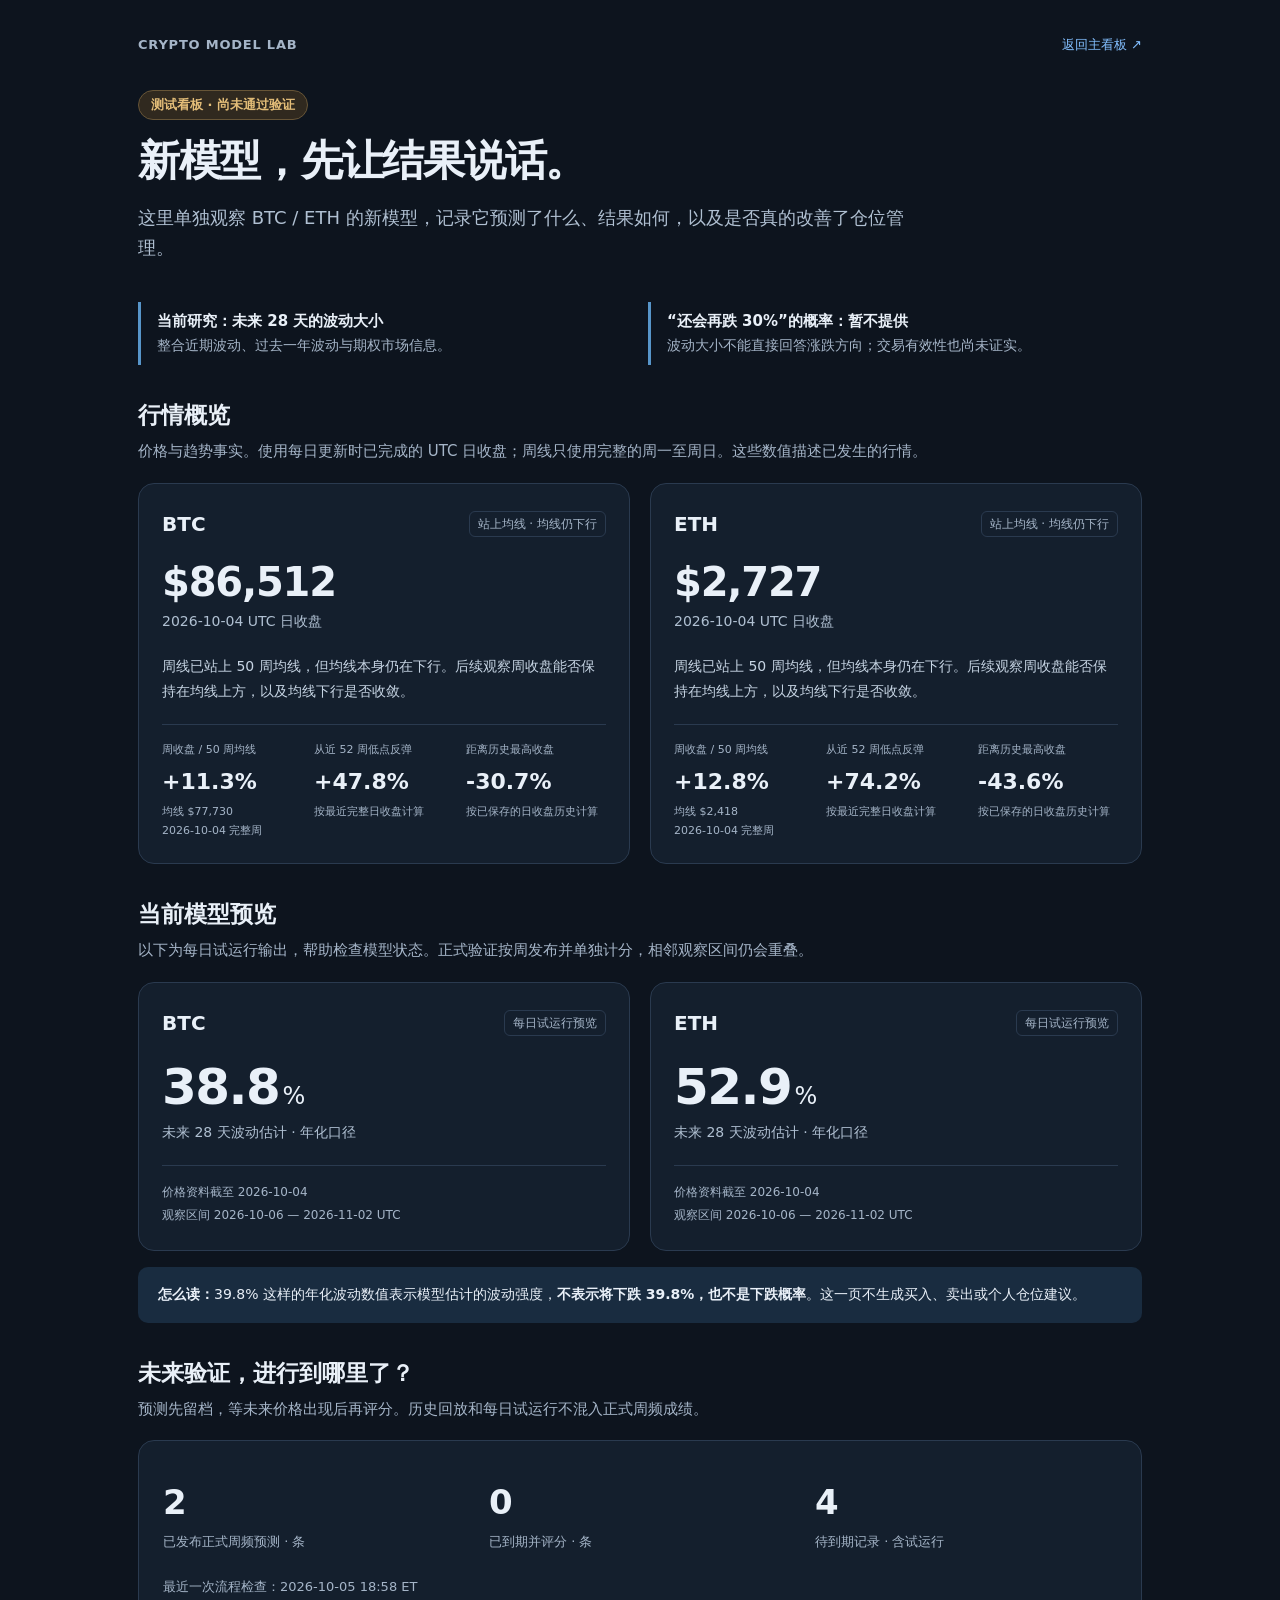
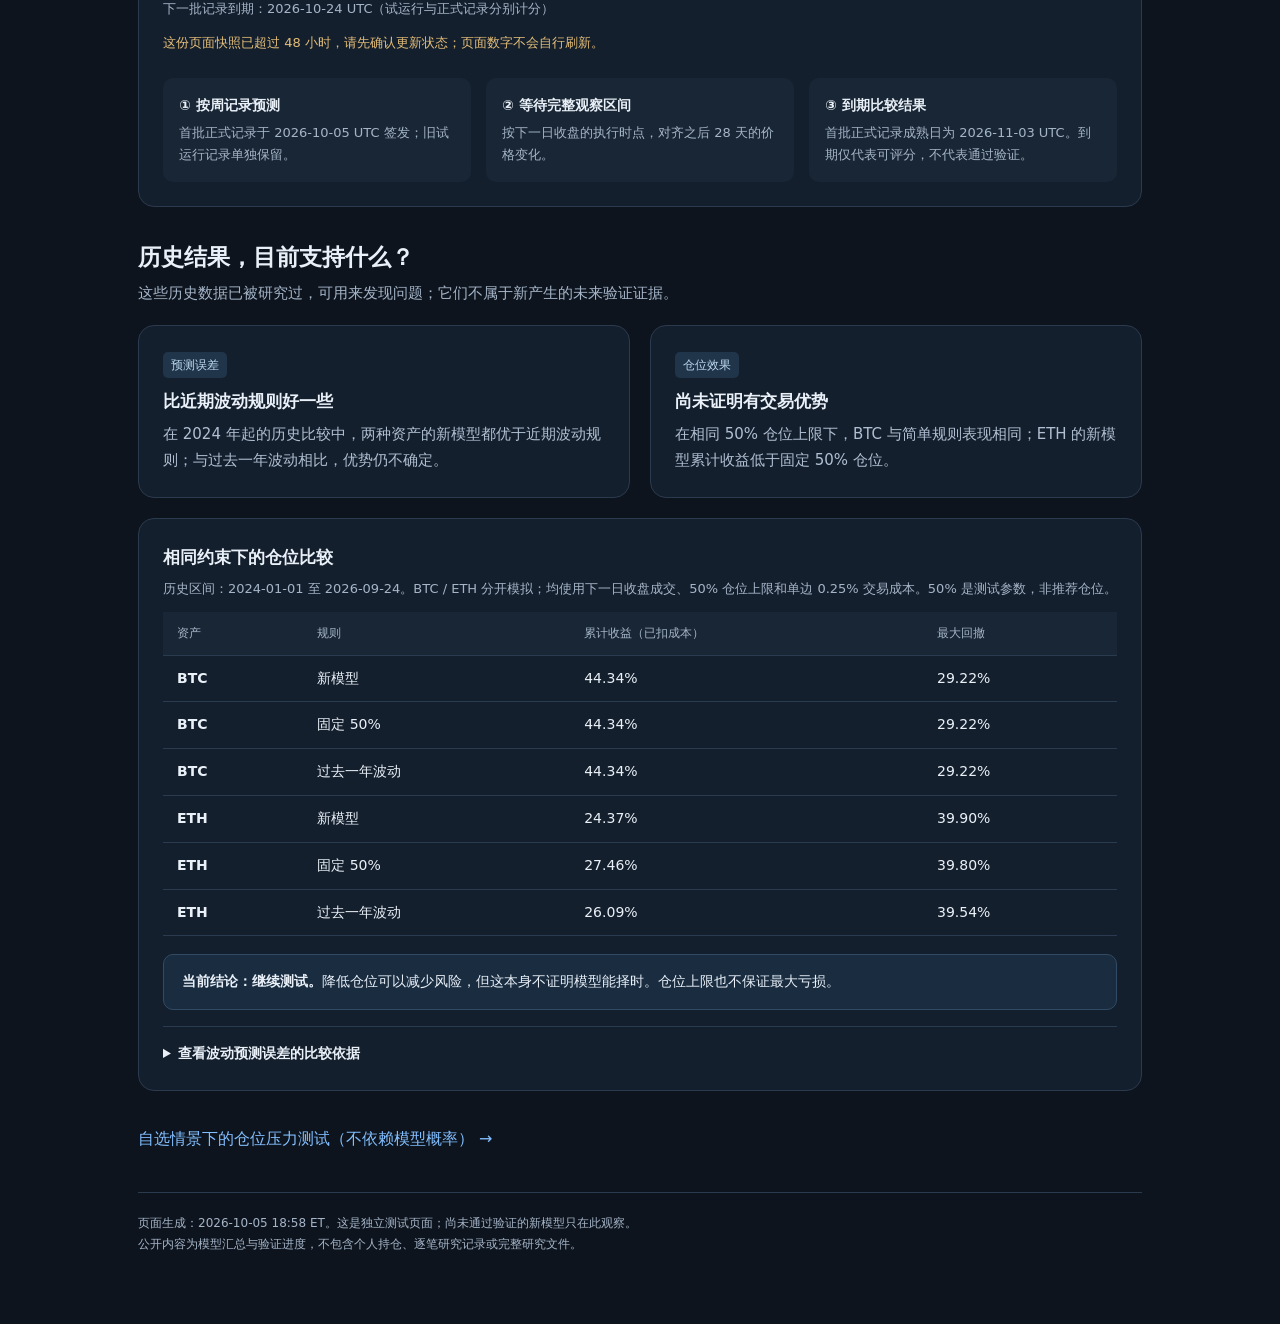
<file: test/index.html>
<!doctype html>
<html lang="zh-CN">
<head>
<meta charset="utf-8"><meta name="viewport" content="width=device-width,initial-scale=1">
<meta name="robots" content="noindex,nofollow">
<title>BTC / ETH 测试看板 · 尚未通过验证</title>
<style>
:root{color-scheme:dark;--ink:#e9f0f8;--muted:#a5b5c8;--line:#2a3a4f;--paper:#141f2d;--bg:#0d141e;--blue:#83bfff;--amber:#e3bd78}*{box-sizing:border-box}body{margin:0;background:var(--bg);color:var(--ink);font:16px/1.7 system-ui,-apple-system,"PingFang SC","Microsoft YaHei",sans-serif}a{color:var(--blue);text-decoration:none}a:hover{text-decoration:underline}a:focus-visible,summary:focus-visible{outline:3px solid #91c8ff;outline-offset:4px}main{max-width:1060px;margin:auto;padding:34px 28px 70px}.topline{display:flex;justify-content:space-between;gap:20px;font-size:13px;color:var(--muted)}.brand{font-weight:700;letter-spacing:.06em}.hero{padding:34px 0 26px}.tag{display:inline-block;border:1px solid #675537;background:#30291f;color:var(--amber);border-radius:20px;padding:3px 12px;font-size:13px;font-weight:600}h1{font-size:clamp(28px,4vw,42px);line-height:1.3;letter-spacing:-.03em;margin:14px 0}h2{font-size:23px;line-height:1.4;margin:0 0 8px}h3{font-size:17px;margin:0 0 6px}p{margin:0 0 12px}.hero p{font-size:18px;max-width:770px;color:#b0c0d2}.scope{display:grid;grid-template-columns:1fr 1fr;gap:16px;margin-bottom:32px}.scope>div{border-left:3px solid #5795c9;padding:7px 16px}.scope strong{display:block;font-size:15px}.scope span{display:block;color:var(--muted);font-size:14px}.section{margin-top:34px}.section-intro{color:var(--muted);font-size:15px;margin-bottom:18px}.asset-grid{display:grid;grid-template-columns:1fr 1fr;gap:20px}.asset-card,.panel{background:var(--paper);border:1px solid var(--line);border-radius:16px}.asset-card{padding:23px}.asset-label{font-size:20px;font-weight:750;display:flex;justify-content:space-between;gap:12px;align-items:center}.asset-label span{font-size:12px;color:var(--muted);font-weight:500;padding:2px 8px;border:1px solid var(--line);border-radius:6px}.metric{font-size:50px;line-height:1.25;font-weight:700;letter-spacing:-.03em;margin:16px 0 3px}.metric small{font-size:24px;font-weight:500;margin-left:3px}.metric-label{font-size:14px;color:#b0c0d2}.asset-footer{margin-top:20px;padding-top:15px;border-top:1px solid #2a3a4f;color:var(--muted);font-size:12px;line-height:1.9}.explain{padding:16px 20px;background:#192c40;border-radius:10px;font-size:14px;margin-top:16px}.panel{padding:24px}.counters{display:grid;grid-template-columns:repeat(3,1fr);gap:24px;margin:14px 0 22px}.counter b{display:block;font-size:34px;line-height:1.4}.counter span{font-size:13px;color:var(--muted)}.flow{display:grid;grid-template-columns:repeat(3,1fr);gap:15px;margin-top:24px}.step{padding:16px;background:#192635;border-radius:10px}.step b{font-size:14px;display:block}.step span{font-size:13px;color:var(--muted);display:block;margin-top:4px}.small{font-size:13px;color:var(--muted)}.summary-pair{display:grid;grid-template-columns:1fr 1fr;gap:20px;margin-bottom:20px}.summary-pair p{font-size:15px;color:#b0c0d2;margin:0}.label{display:inline-block;font-size:12px;background:#20354a;color:#bdd9f0;padding:3px 8px;border-radius:5px;margin-bottom:9px}.table-scroll{overflow:auto}table{width:100%;border-collapse:collapse;font-size:14px;white-space:nowrap}th,td{text-align:left;padding:11px 14px;border-bottom:1px solid #2a3a4f}thead th{font-size:12px;color:var(--muted);font-weight:500;background:#192635}tbody th{font-weight:650}details{margin-top:16px;border-top:1px solid var(--line);padding-top:15px}summary{cursor:pointer;font-size:14px;font-weight:650}details .small{margin:12px 0}.conclusion{margin-top:18px;padding:15px 18px;border:1px solid #314b64;border-radius:10px;font-size:14px;background:#192c40}footer{margin-top:40px;padding-top:20px;border-top:1px solid var(--line);font-size:12px;color:var(--muted)}.stale{display:none;color:var(--amber);margin-top:8px}@media(max-width:650px){main{padding:24px 18px 45px}.topline{flex-direction:column;gap:5px}.hero{padding-top:24px}.hero p{font-size:16px}.scope,.asset-grid,.summary-pair,.flow{grid-template-columns:1fr}.counters{gap:12px}.counter b{font-size:28px}.counter span{font-size:12px}.panel{padding:20px}.metric{font-size:44px}h2{font-size:21px}th,td{padding:10px}}
</style>
<style>
.market-price{font-size:40px}.market-interpretation{font-size:14px;line-height:1.8;margin:20px 0;color:#c6d4e3}.market-facts{display:grid;grid-template-columns:repeat(3,minmax(0,1fr));gap:12px;border-top:1px solid var(--line);padding-top:16px}.market-facts span,.market-facts small{display:block;font-size:11px;color:var(--muted);line-height:1.7}.market-facts b{display:block;font-size:22px;line-height:1.5;margin:5px 0}.market-card .asset-label{flex-wrap:wrap}.market-card{min-width:0}@media(max-width:650px){.market-facts{grid-template-columns:1fr}.market-facts>div{display:grid;grid-template-columns:minmax(0,1fr) auto;column-gap:12px}.market-facts b{grid-column:2;grid-row:1/3;margin:0}.market-facts small{grid-column:1}.market-price{font-size:38px}}
</style>
</head>
<body><main>
<div class="topline"><span class="brand">CRYPTO MODEL LAB</span><a href="https://attm-agenticcoding.github.io/crypto-cycle-dashboard/">返回主看板 ↗</a></div>
<header class="hero"><span class="tag">测试看板 · 尚未通过验证</span><h1>新模型，先让结果说话。</h1><p>这里单独观察 BTC / ETH 的新模型，记录它预测了什么、结果如何，以及是否真的改善了仓位管理。</p></header>
<div class="scope"><div><strong>当前研究：未来 28 天的波动大小</strong><span>整合近期波动、过去一年波动与期权市场信息。</span></div><div><strong>“还会再跌 30%”的概率：暂不提供</strong><span>波动大小不能直接回答涨跌方向；交易有效性也尚未证实。</span></div></div>
<section class="section" aria-labelledby="market-title"><h2 id="market-title">行情概览</h2><p class="section-intro">价格与趋势事实。使用每日更新时已完成的 UTC 日收盘；周线只使用完整的周一至周日。这些数值描述已发生的行情。</p><div class="asset-grid"><article class="asset-card market-card"><div class="asset-label">BTC<span>站上均线 · 均线仍下行</span></div>
          <p class="metric market-price">$86,512</p><p class="metric-label">2026-10-04 UTC 日收盘</p>
          <p class="market-interpretation">周线已站上 50 周均线，但均线本身仍在下行。后续观察周收盘能否保持在均线上方，以及均线下行是否收敛。</p><div class="market-facts">
          <div><span>周收盘 / 50 周均线</span><b>+11.3%</b><small>均线 $77,730<br>2026-10-04 完整周</small></div>
          <div><span>从近 52 周低点反弹</span><b>+47.8%</b><small>按最近完整日收盘计算</small></div>
          <div><span>距离历史最高收盘</span><b>-30.7%</b><small>按已保存的日收盘历史计算</small></div></div></article>
<article class="asset-card market-card"><div class="asset-label">ETH<span>站上均线 · 均线仍下行</span></div>
          <p class="metric market-price">$2,727</p><p class="metric-label">2026-10-04 UTC 日收盘</p>
          <p class="market-interpretation">周线已站上 50 周均线，但均线本身仍在下行。后续观察周收盘能否保持在均线上方，以及均线下行是否收敛。</p><div class="market-facts">
          <div><span>周收盘 / 50 周均线</span><b>+12.8%</b><small>均线 $2,418<br>2026-10-04 完整周</small></div>
          <div><span>从近 52 周低点反弹</span><b>+74.2%</b><small>按最近完整日收盘计算</small></div>
          <div><span>距离历史最高收盘</span><b>-43.6%</b><small>按已保存的日收盘历史计算</small></div></div></article></div></section>
<section class="section" aria-labelledby="preview-title"><h2 id="preview-title">当前模型预览</h2><p class="section-intro">以下为每日试运行输出，帮助检查模型状态。正式验证按周发布并单独计分，相邻观察区间仍会重叠。</p><div class="asset-grid"><article class="asset-card"><div class="asset-label">BTC<span>每日试运行预览</span></div>
          <p class="metric">38.8<small>%</small></p>
          <p class="metric-label">未来 28 天波动估计 · 年化口径</p>
          <div class="asset-footer">价格资料截至 2026-10-04<br>观察区间 2026-10-06 — 2026-11-02 UTC</div></article>
<article class="asset-card"><div class="asset-label">ETH<span>每日试运行预览</span></div>
          <p class="metric">52.9<small>%</small></p>
          <p class="metric-label">未来 28 天波动估计 · 年化口径</p>
          <div class="asset-footer">价格资料截至 2026-10-04<br>观察区间 2026-10-06 — 2026-11-02 UTC</div></article></div><p class="explain"><strong>怎么读：</strong>39.8% 这样的年化波动数值表示模型估计的波动强度，<strong>不表示将下跌 39.8%，也不是下跌概率</strong>。这一页不生成买入、卖出或个人仓位建议。</p></section>
<section class="section" aria-labelledby="forward-title"><h2 id="forward-title">未来验证，进行到哪里了？</h2><p class="section-intro">预测先留档，等未来价格出现后再评分。历史回放和每日试运行不混入正式周频成绩。</p><div class="panel"><div class="counters"><div class="counter"><b>2</b><span>已发布正式周频预测 · 条</span></div><div class="counter"><b>0</b><span>已到期并评分 · 条</span></div><div class="counter"><b>4</b><span>待到期记录 · 含试运行</span></div></div><p class="small">最近一次流程检查：<time id="checked" datetime="2026-10-05T22:58:42.345318+00:00">2026-10-05 18:58 ET</time><br>下一批记录到期：2026-10-24 UTC（试运行与正式记录分别计分）</p><p id="stale" class="small stale" role="status">这份页面快照已超过 48 小时，请先确认更新状态；页面数字不会自行刷新。</p><div class="flow"><div class="step"><b>① 按周记录预测</b><span>首批正式记录于 2026-10-05 UTC 签发；旧试运行记录单独保留。</span></div><div class="step"><b>② 等待完整观察区间</b><span>按下一日收盘的执行时点，对齐之后 28 天的价格变化。</span></div><div class="step"><b>③ 到期比较结果</b><span>首批正式记录成熟日为 2026-11-03 UTC。到期仅代表可评分，不代表通过验证。</span></div></div></div></section>
<section class="section" aria-labelledby="history-title"><h2 id="history-title">历史结果，目前支持什么？</h2><p class="section-intro">这些历史数据已被研究过，可用来发现问题；它们不属于新产生的未来验证证据。</p><div class="summary-pair"><article class="panel"><span class="label">预测误差</span><h3>比近期波动规则好一些</h3><p>在 2024 年起的历史比较中，两种资产的新模型都优于近期波动规则；与过去一年波动相比，优势仍不确定。</p></article><article class="panel"><span class="label">仓位效果</span><h3>尚未证明有交易优势</h3><p>在相同 50% 仓位上限下，BTC 与简单规则表现相同；ETH 的新模型累计收益低于固定 50% 仓位。</p></article></div><div class="panel"><h3>相同约束下的仓位比较</h3><p class="small">历史区间：2024-01-01 至 2026-09-24。BTC / ETH 分开模拟；均使用下一日收盘成交、50% 仓位上限和单边 0.25% 交易成本。50% 是测试参数，非推荐仓位。</p><div class="table-scroll"><table><thead><tr><th>资产</th><th>规则</th><th>累计收益（已扣成本）</th><th>最大回撤</th></tr></thead><tbody><tr><th scope="row">BTC</th><td>新模型</td><td>44.34%</td><td>29.22%</td></tr>
<tr><th scope="row">BTC</th><td>固定 50%</td><td>44.34%</td><td>29.22%</td></tr>
<tr><th scope="row">BTC</th><td>过去一年波动</td><td>44.34%</td><td>29.22%</td></tr>
<tr><th scope="row">ETH</th><td>新模型</td><td>24.37%</td><td>39.90%</td></tr>
<tr><th scope="row">ETH</th><td>固定 50%</td><td>27.46%</td><td>39.80%</td></tr>
<tr><th scope="row">ETH</th><td>过去一年波动</td><td>26.09%</td><td>39.54%</td></tr></tbody></table></div><p class="conclusion"><strong>当前结论：继续测试。</strong>降低仓位可以减少风险，但这本身不证明模型能择时。仓位上限也不保证最大亏损。</p><details><summary>查看波动预测误差的比较依据</summary><p class="small">历史观察：2024-01-01 至 2026-08-23。误差使用 QLIKE，越低越好。最后一列为“新模型 − 过去一年波动”的误差差值之 95% 区间；两种资产的区间都跨过 0，因此尚不能确认稳定优势。区间按时间块估计，保留相邻预测的关联。</p><div class="table-scroll"><table><thead><tr><th>资产</th><th>新模型</th><th>过去一年波动</th><th>近期波动</th><th>差值的 95% 区间</th></tr></thead><tbody><tr><th scope="row">BTC</th><td>0.2050</td><td>0.2151</td><td>0.2652</td><td>-0.0596 至 0.0403</td></tr>
<tr><th scope="row">ETH</th><td>0.1747</td><td>0.1985</td><td>0.2120</td><td>-0.0928 至 0.0302</td></tr></tbody></table></div></details></div></section>
<div class="section"><a href="calculator.html">自选情景下的仓位压力测试（不依赖模型概率） →</a></div>
<footer>页面生成：2026-10-05 18:58 ET。这是独立测试页面；尚未通过验证的新模型只在此观察。<br>公开内容为模型汇总与验证进度，不包含个人持仓、逐笔研究记录或完整研究文件。</footer>
</main><script>
(()=>{const stamp=Date.parse(document.getElementById('checked').dateTime);if(Number.isFinite(stamp)&&Date.now()-stamp>48*60*60*1000)document.getElementById('stale').style.display='block';})();
</script></body></html>
</file>
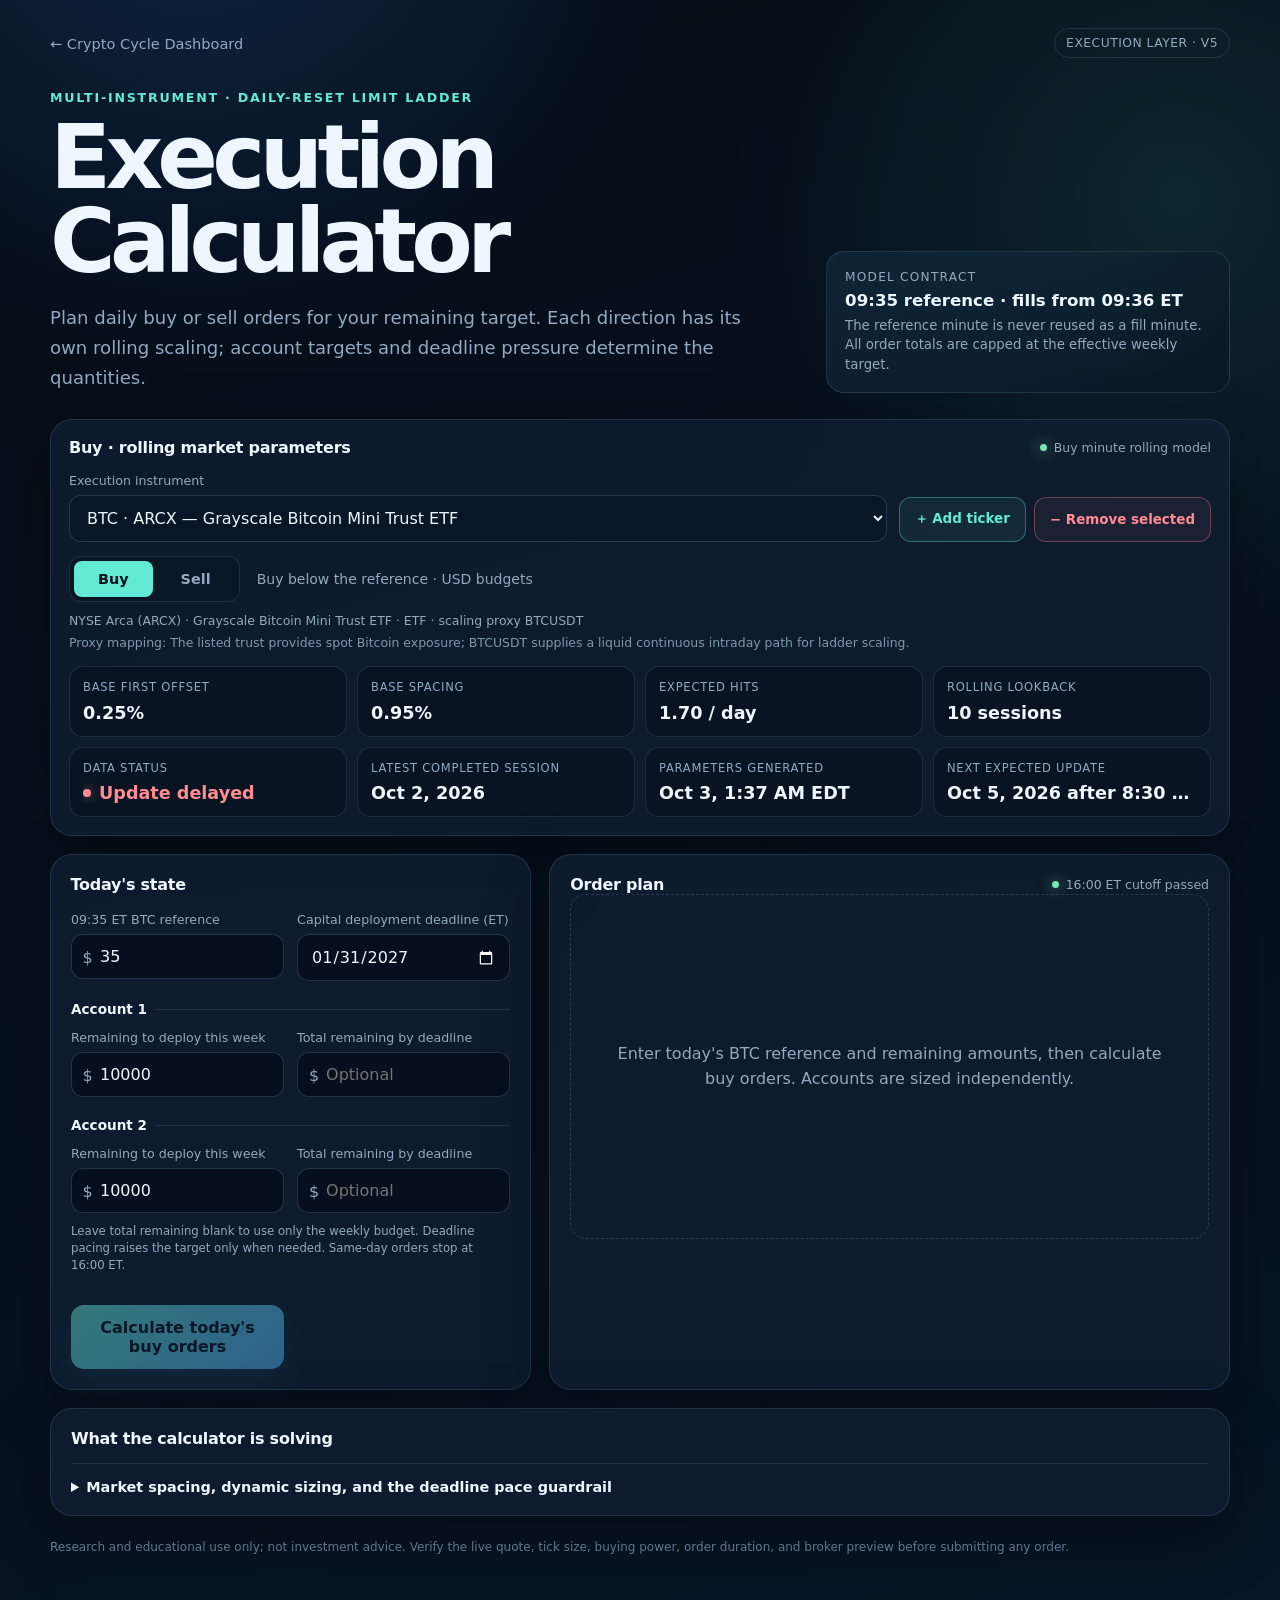
<file: research/frozen/execution-prospective-2026-09-v1/execution/index.html>
<!doctype html>
<html lang="en">
<head>
  <meta charset="utf-8">
  <meta name="viewport" content="width=device-width, initial-scale=1">
  <meta name="theme-color" content="#07111f">
  <title>Execution Calculator</title>
  <style>
    :root {
      color-scheme: dark;
      --bg: #06101d;
      --panel: rgba(15, 29, 47, .88);
      --panel-2: rgba(9, 20, 34, .92);
      --line: rgba(146, 178, 211, .16);
      --text: #eef6ff;
      --muted: #92a9c1;
      --blue: #55b8ff;
      --cyan: #63ead7;
      --gold: #ffc96b;
      --red: #ff8c93;
      --green: #78e6ae;
      --shadow: 0 22px 65px rgba(0, 0, 0, .32);
      font-family: Inter, ui-sans-serif, system-ui, -apple-system, BlinkMacSystemFont, "Segoe UI", sans-serif;
    }
    * { box-sizing: border-box; }
    body {
      margin: 0;
      min-height: 100vh;
      color: var(--text);
      background:
        radial-gradient(circle at 15% -10%, rgba(48, 147, 255, .22), transparent 32rem),
        radial-gradient(circle at 92% 12%, rgba(61, 221, 186, .12), transparent 28rem),
        linear-gradient(165deg, #050c16, var(--bg) 42%, #071524);
    }
    a { color: inherit; }
    button, input, select { font: inherit; }
    .shell { width: min(1180px, calc(100% - 28px)); margin: 0 auto; padding: 28px 0 64px; }
    .topbar { display: flex; justify-content: space-between; align-items: center; gap: 16px; margin-bottom: 32px; }
    .back { text-decoration: none; color: var(--muted); font-size: .91rem; }
    .back:hover { color: var(--text); }
    .tag { border: 1px solid var(--line); border-radius: 999px; padding: 7px 11px; color: var(--muted); font-size: .77rem; letter-spacing: .04em; text-transform: uppercase; }
    .hero { display: grid; grid-template-columns: minmax(0, 1.3fr) minmax(300px, .7fr); gap: 26px; align-items: end; margin-bottom: 26px; }
    .eyebrow { margin: 0 0 10px; color: var(--cyan); font-size: .79rem; font-weight: 750; letter-spacing: .14em; text-transform: uppercase; }
    h1 { margin: 0; font-size: clamp(2.4rem, 7vw, 5.6rem); line-height: .94; letter-spacing: -.065em; max-width: 850px; }
    .lede { margin: 20px 0 0; max-width: 720px; color: var(--muted); font-size: clamp(1rem, 2vw, 1.13rem); line-height: 1.65; }
    .stamp { padding: 18px; border: 1px solid var(--line); border-radius: 18px; background: linear-gradient(135deg, rgba(31, 72, 105, .32), rgba(8, 20, 33, .58)); }
    .stamp-label { color: var(--muted); font-size: .76rem; letter-spacing: .1em; text-transform: uppercase; }
    .stamp-value { margin-top: 7px; font-size: 1.04rem; font-weight: 730; }
    .stamp-sub { margin-top: 6px; color: var(--muted); font-size: .83rem; line-height: 1.45; }
    .grid { display: grid; grid-template-columns: repeat(12, 1fr); gap: 18px; }
    .panel { border: 1px solid var(--line); border-radius: 22px; background: var(--panel); box-shadow: var(--shadow); backdrop-filter: blur(14px); }
    .model { grid-column: 1 / -1; padding: 18px; }
    .model-head, .section-head { display: flex; align-items: center; justify-content: space-between; gap: 14px; }
    .model-head h2, .section-head h2 { margin: 0; font-size: 1rem; letter-spacing: -.015em; }
    .status { display: inline-flex; align-items: center; gap: 7px; color: var(--muted); font-size: .78rem; }
    .status::before { content: ""; width: 7px; height: 7px; border-radius: 50%; background: var(--gold); box-shadow: 0 0 14px rgba(255, 201, 107, .75); }
    .status.live::before { background: var(--green); box-shadow: 0 0 14px rgba(120, 230, 174, .8); }
    .instrument-tools { display: grid; grid-template-columns: minmax(260px, 1fr) auto; gap: 12px; align-items: end; margin-top: 16px; }
    .instrument-choice label { margin-bottom: 7px; }
    .instrument-actions { display: flex; gap: 8px; }
    .side-toggle { display: inline-flex; gap: 4px; padding: 4px; margin-top: 14px; background: #081625; border: 1px solid var(--line); border-radius: 12px; }
    .side-toggle button { border: 0; border-radius: 8px; padding: 10px 24px; background: transparent; color: var(--muted); font-size: .9rem; font-weight: 750; cursor: pointer; }
    .side-toggle button[aria-pressed="true"] { color: #03111d; background: var(--cyan); }
    .side-toggle button#side-sell[aria-pressed="true"] { background: var(--gold); }
    .side-toggle button:focus-visible { outline: 2px solid var(--blue); outline-offset: 3px; }
    .side-note { display: inline; margin-left: 12px; color: var(--muted); font-size: .875rem; }
    body[data-side="sell"] .primary { background: linear-gradient(135deg, var(--gold), #ffc27d); }
    .form-error { color: var(--red); line-height: 1.5; font-size: .875rem; }
    select { width: 100%; border: 1px solid rgba(145, 182, 219, .21); border-radius: 12px; outline: none; padding: 12px 40px 12px 13px; color: var(--text); background: #081625; }
    select:focus { border-color: rgba(85, 184, 255, .75); box-shadow: 0 0 0 3px rgba(85, 184, 255, .12); }
    .secondary { display: inline-flex; min-height: 45px; align-items: center; justify-content: center; border: 1px solid rgba(99, 234, 215, .36); border-radius: 12px; padding: 10px 15px; color: var(--cyan); background: rgba(99, 234, 215, .07); text-decoration: none; font-size: .84rem; font-weight: 760; white-space: nowrap; }
    .secondary:hover { background: rgba(99, 234, 215, .12); border-color: rgba(99, 234, 215, .58); }
    .secondary.danger { color: var(--red); border-color: rgba(255, 140, 147, .34); background: rgba(255, 140, 147, .06); }
    .secondary.danger:hover { border-color: rgba(255, 140, 147, .58); background: rgba(255, 140, 147, .11); }
    .secondary[aria-disabled="true"] { pointer-events: none; cursor: not-allowed; opacity: .42; }
    .instrument-meta { margin: 10px 0 0; color: var(--muted); font-size: .78rem; line-height: 1.5; }
    .instrument-rationale { margin-top: 3px; color: #7f98b2; }
    .instrument-meta strong { color: var(--text); font-weight: 720; }
    .metrics { display: grid; grid-template-columns: repeat(4, 1fr); gap: 10px; margin-top: 14px; }
    .metric { min-width: 0; padding: 13px; border: 1px solid var(--line); border-radius: 14px; background: var(--panel-2); }
    .metric-label { color: var(--muted); font-size: .72rem; line-height: 1.35; text-transform: uppercase; letter-spacing: .065em; }
    .metric-value { margin-top: 7px; font-size: 1.1rem; font-weight: 760; white-space: nowrap; overflow: hidden; text-overflow: ellipsis; }
    .freshness { display: flex; align-items: center; gap: 8px; }
    .freshness::before { content: ""; width: 8px; height: 8px; flex: 0 0 auto; border-radius: 50%; background: var(--muted); }
    .freshness.current { color: var(--green); }
    .freshness.current::before { background: var(--green); box-shadow: 0 0 12px rgba(120, 230, 174, .65); }
    .freshness.pending { color: var(--gold); }
    .freshness.pending::before { background: var(--gold); box-shadow: 0 0 12px rgba(255, 201, 107, .6); }
    .freshness.delayed { color: var(--red); }
    .freshness.delayed::before { background: var(--red); box-shadow: 0 0 12px rgba(255, 140, 147, .6); }
    .inputs { grid-column: span 5; padding: 20px; }
    .results { grid-column: span 7; padding: 20px; }
    .field-grid { display: grid; grid-template-columns: 1fr 1fr; gap: 13px; margin-top: 18px; }
    .field.wide { grid-column: 1 / -1; }
    label { display: block; margin: 0 0 7px; color: var(--muted); font-size: .79rem; }
    .input-wrap { position: relative; }
    .prefix { position: absolute; top: 50%; left: 12px; transform: translateY(-50%); color: var(--muted); pointer-events: none; }
    input { width: 100%; border: 1px solid rgba(145, 182, 219, .21); border-radius: 12px; outline: none; padding: 12px 13px; color: var(--text); background: rgba(3, 12, 22, .66); }
    .has-prefix input { padding-left: 28px; }
    input:focus { border-color: rgba(85, 184, 255, .75); box-shadow: 0 0 0 3px rgba(85, 184, 255, .12); }
    .account-title { grid-column: 1 / -1; display: flex; align-items: center; gap: 9px; margin-top: 7px; color: var(--text); font-size: .85rem; font-weight: 760; }
    .account-title::after { content: ""; height: 1px; flex: 1; background: var(--line); }
    .hint { grid-column: 1 / -1; margin: -3px 0 0; color: var(--muted); font-size: .73rem; line-height: 1.45; }
    .primary { width: 100%; margin-top: 18px; border: 0; border-radius: 13px; padding: 13px 16px; color: #03111d; background: linear-gradient(135deg, var(--cyan), var(--blue)); font-weight: 800; cursor: pointer; box-shadow: 0 12px 30px rgba(68, 179, 255, .2); }
    .primary:hover { filter: brightness(1.06); }
    .primary:disabled { cursor: not-allowed; opacity: .45; filter: none; }
    .result-empty { min-height: 345px; display: grid; place-items: center; padding: 30px; border: 1px dashed rgba(146, 178, 211, .2); border-radius: 16px; color: var(--muted); text-align: center; line-height: 1.55; }
    .result-stack { display: grid; gap: 16px; margin-top: 18px; }
    .account-result { border: 1px solid var(--line); border-radius: 17px; overflow: hidden; background: rgba(5, 15, 26, .45); }
    .result-title { display: flex; align-items: center; justify-content: space-between; gap: 12px; padding: 14px 15px; border-bottom: 1px solid var(--line); }
    .result-title h3 { margin: 0; font-size: .95rem; }
    .urgency { border-radius: 999px; padding: 5px 9px; font-size: .68rem; font-weight: 800; letter-spacing: .07em; background: rgba(120, 230, 174, .1); color: var(--green); }
    .urgency.elevated { color: var(--gold); background: rgba(255, 201, 107, .11); }
    .urgency.high { color: var(--red); background: rgba(255, 140, 147, .11); }
    .result-metrics { display: grid; grid-template-columns: repeat(5, 1fr); gap: 1px; background: var(--line); }
    .result-metric { padding: 12px; background: #0b1929; }
    .result-metric span { display: block; color: var(--muted); font-size: .68rem; line-height: 1.35; }
    .result-metric strong { display: block; margin-top: 5px; font-size: .9rem; }
    .table-wrap { overflow-x: auto; }
    table { width: 100%; border-collapse: collapse; min-width: 440px; }
    th, td { padding: 11px 14px; text-align: right; border-top: 1px solid var(--line); font-variant-numeric: tabular-nums; }
    th { color: var(--muted); font-size: .67rem; font-weight: 650; text-transform: uppercase; letter-spacing: .06em; }
    td { font-size: .86rem; }
    th:first-child, td:first-child { text-align: left; }
    .notice { margin: 11px 14px 14px; padding: 10px 11px; border-left: 2px solid var(--gold); color: var(--muted); background: rgba(255, 201, 107, .06); font-size: .75rem; line-height: 1.45; }
    .method { grid-column: 1 / -1; padding: 20px; }
    details { border-top: 1px solid var(--line); margin-top: 15px; padding-top: 15px; }
    summary { cursor: pointer; font-weight: 700; font-size: .9rem; }
    .method-copy { color: var(--muted); font-size: .84rem; line-height: 1.65; max-width: 930px; }
    .method-copy strong { color: var(--text); }
    .warning { color: var(--gold); }
    footer { margin-top: 22px; color: #6f879f; font-size: .75rem; line-height: 1.55; }
    [hidden] { display: none !important; }
    @media (max-width: 900px) {
      .hero { grid-template-columns: 1fr; }
      .metrics { grid-template-columns: repeat(2, 1fr); }
      .inputs, .results { grid-column: 1 / -1; }
    }
    @media (max-width: 620px) {
      .shell { width: min(100% - 20px, 1180px); padding-top: 18px; }
      .topbar { margin-bottom: 24px; }
      .tag { display: none; }
      .panel { border-radius: 17px; }
      .metrics { grid-template-columns: 1fr 1fr; }
      .instrument-tools { grid-template-columns: 1fr; }
      .instrument-actions { display: grid; grid-template-columns: 1fr 1fr; }
      .secondary { width: 100%; }
      .field-grid { grid-template-columns: 1fr; }
      .field.wide, .account-title, .hint { grid-column: auto; }
      .result-metrics { grid-template-columns: 1fr 1fr; }
      h1 { font-size: 3rem; }
    }
  </style>
</head>
<body>
  <main class="shell">
    <div class="topbar">
      <a class="back" href="../">← Crypto Cycle Dashboard</a>
      <span class="tag">Execution layer · v5</span>
    </div>

    <section class="hero">
      <div>
        <p class="eyebrow">Multi-instrument · daily-reset limit ladder</p>
        <h1>Execution<br>Calculator</h1>
        <p class="lede">Plan daily buy or sell orders for your remaining target. Each direction has its own rolling scaling; account targets and deadline pressure determine the quantities.</p>
      </div>
      <div class="stamp">
        <div class="stamp-label">Model contract</div>
        <div id="contract-times" class="stamp-value">09:35 reference · fills from 09:36</div>
        <div id="contract-note" class="stamp-sub">The reference minute is never reused as a fill minute. All order totals are capped at the effective weekly target.</div>
      </div>
    </section>

    <div class="grid">
      <section class="panel model">
        <div class="model-head">
          <h2 id="model-heading">Buy · rolling market parameters</h2>
          <span id="model-status" class="status">Loading parameters…</span>
        </div>
        <div class="instrument-tools">
          <div class="instrument-choice">
            <label for="instrument-select">Execution instrument</label>
            <select id="instrument-select" aria-describedby="instrument-meta instrument-rationale" disabled>
              <option>Loading instrument list…</option>
            </select>
          </div>
          <div class="instrument-actions">
            <a class="secondary" href="https://github.com/attm-agenticcoding/crypto-cycle-dashboard/issues/new/choose" target="_blank" rel="noopener" aria-label="Add ETF, stock or crypto spot pair using GitHub; opens in a new tab">＋ Add ticker</a>
            <a id="remove-ticker" class="secondary danger" href="https://github.com/attm-agenticcoding/crypto-cycle-dashboard/issues/new?template=remove-execution-instrument.yml" target="_blank" rel="noopener" aria-disabled="true" aria-label="Remove selected ticker using GitHub; opens in a new tab">− Remove selected</a>
          </div>
        </div>
        <div class="side-toggle" role="group" aria-label="Execution direction">
          <button id="side-buy" type="button" aria-pressed="true">Buy</button>
          <button id="side-sell" type="button" aria-pressed="false">Sell</button>
        </div>
        <span id="side-note" class="side-note">Buy below the reference · dollar targets</span>
        <p id="instrument-meta" class="instrument-meta">Loading the registered execution instrument and scaling proxy…</p>
        <p id="instrument-rationale" class="instrument-meta instrument-rationale"></p>
        <p id="crypto-contract" class="instrument-meta warning" hidden>24/7 · UTC daily reset. GTC orders do not expire at midnight: cancel or update old orders before replacing the ladder. Quantities and minimum order sizes follow the exchange's published filters.</p>
        <div class="metrics">
          <div class="metric"><div class="metric-label">Base first offset</div><div id="base-first" class="metric-value">—</div></div>
          <div class="metric"><div class="metric-label">Base spacing</div><div id="base-spacing" class="metric-value">—</div></div>
          <div class="metric"><div class="metric-label">Expected hits</div><div id="base-hits" class="metric-value">—</div></div>
          <div class="metric"><div class="metric-label">Rolling lookback</div><div id="base-lookback" class="metric-value">—</div></div>
          <div class="metric"><div class="metric-label">Data status</div><div id="base-freshness" class="metric-value freshness">—</div></div>
          <div class="metric"><div class="metric-label">Latest completed session</div><div id="base-date" class="metric-value">—</div></div>
          <div class="metric"><div class="metric-label">Parameters generated</div><div id="base-run" class="metric-value">—</div></div>
          <div class="metric"><div class="metric-label">Next expected update</div><div id="base-next-run" class="metric-value">—</div></div>
        </div>
      </section>

      <section class="panel inputs">
        <div class="section-head"><h2>Today's state</h2></div>
        <form id="calculator-form" class="field-grid">
          <div class="field">
            <label id="reference-price-label" for="reference-price">09:35 reference price</label>
            <div class="input-wrap has-prefix"><span class="prefix currency-prefix">$</span><input id="reference-price" type="number" min="0.01" step="any" value="35" required></div>
          </div>
          <div class="field">
            <label id="deadline-label" for="deadline">Capital deployment deadline</label>
            <input id="deadline" type="date" value="2027-01-31" required>
          </div>

          <div class="field wide" data-sell hidden>
            <label for="sell-policy">Sale priority</label>
            <select id="sell-policy" disabled>
              <option value="patient">Price seeking · allow unfilled shares to carry over</option>
              <option value="deadline">Finish by deadline · prepare a closeout order</option>
            </select>
          </div>
          <p id="sell-policy-note" class="hint" data-sell hidden></p>
          <div id="closeout-bid-field" class="field wide" hidden>
            <label for="closeout-bid">Current best bid for the selected ticker</label>
            <div class="input-wrap has-prefix"><span class="prefix currency-prefix">$</span><input id="closeout-bid" type="number" min="0.01" step="any" placeholder="Fresh broker quote, not the 09:35 reference" disabled></div>
          </div>

          <div class="account-title">Account 1</div>
          <div class="field" data-buy>
            <label for="weekly-one">Remaining to deploy this week</label>
            <div class="input-wrap has-prefix"><span class="prefix currency-prefix">$</span><input id="weekly-one" type="number" min="0" step="any" value="10000" required></div>
          </div>
          <div class="field" data-buy>
            <label for="capital-one">Total remaining by deadline</label>
            <div class="input-wrap has-prefix"><span class="prefix currency-prefix">$</span><input id="capital-one" type="number" min="0" step="any" placeholder="Optional"></div>
          </div>
          <div class="field" data-sell hidden><label for="sell-weekly-one">Shares remaining to sell this week</label><input id="sell-weekly-one" type="number" min="0" step="any" value="0" required disabled></div>
          <div class="field" data-sell hidden><label for="sell-total-one">Total shares remaining by deadline</label><input id="sell-total-one" type="number" min="0" step="any" placeholder="Optional for price seeking" disabled></div>
          <div class="field" data-sell hidden><label for="sell-held-one">Current held shares</label><input id="sell-held-one" type="number" min="0" step="any" value="0" required disabled></div>
          <div class="field" data-sell hidden><label for="sell-reserved-one">Shares in existing sell orders</label><input id="sell-reserved-one" type="number" min="0" step="any" value="0" required disabled></div>

          <div class="account-title">Account 2</div>
          <div class="field" data-buy>
            <label for="weekly-two">Remaining to deploy this week</label>
            <div class="input-wrap has-prefix"><span class="prefix currency-prefix">$</span><input id="weekly-two" type="number" min="0" step="any" value="10000" required></div>
          </div>
          <div class="field" data-buy>
            <label for="capital-two">Total remaining by deadline</label>
            <div class="input-wrap has-prefix"><span class="prefix currency-prefix">$</span><input id="capital-two" type="number" min="0" step="any" placeholder="Optional"></div>
          </div>
          <div class="field" data-sell hidden><label for="sell-weekly-two">Shares remaining to sell this week</label><input id="sell-weekly-two" type="number" min="0" step="any" value="0" required disabled></div>
          <div class="field" data-sell hidden><label for="sell-total-two">Total shares remaining by deadline</label><input id="sell-total-two" type="number" min="0" step="any" placeholder="Optional for price seeking" disabled></div>
          <div class="field" data-sell hidden><label for="sell-held-two">Current held shares</label><input id="sell-held-two" type="number" min="0" step="any" value="0" required disabled></div>
          <div class="field" data-sell hidden><label for="sell-reserved-two">Shares in existing sell orders</label><input id="sell-reserved-two" type="number" min="0" step="any" value="0" required disabled></div>
          <p id="buy-hint" class="hint" data-buy>Leave “total remaining by deadline” blank to use only the weekly target. When supplied, a monotone schedule guardrail raises the target only when the current weekly pace is too slow to finish by the selected date. Same-day orders stop at 16:00 ET.</p>
          <p id="sell-hint" class="hint" data-sell hidden>Enter remaining quantities, including unfilled sell orders. Existing orders are deducted from both the target and held shares when sizing new orders. Subtract actual fills from both remaining targets and holdings each day. Output uses whole shares; switching ticker clears sale quantities.</p>
          <p id="form-error" class="field wide form-error" role="alert" hidden></p>
          <button id="calculate-button" class="primary wide" type="submit">Calculate today's buy orders</button>
        </form>
      </section>

      <section class="panel results">
        <div class="section-head"><h2>Order plan</h2><span id="session-label" class="status live">—</span></div>
        <div id="empty" class="result-empty">Choose an instrument, enter today's reference and remaining amounts, then calculate. Both accounts use the selected instrument's price ladder; sizing is solved independently.</div>
        <div id="result-stack" class="result-stack" hidden></div>
      </section>

      <section class="panel method">
        <div class="section-head"><h2>What the calculator is solving</h2></div>
        <details>
          <summary>Market spacing, dynamic sizing, and the deadline pace guardrail</summary>
          <div class="method-copy">
            <p><strong>Market layer.</strong> The updater searches rolling lookback × first offset × spacing on the selected instrument's minute data, <strong id="method-proxy">—</strong>. Every historical reference is the close of the <span id="method-reference">09:35</span> <span id="method-timezone">ET</span> bar; eligible fills begin at <span id="method-fill">09:36</span>. Candidate ladders are compared by walk-forward weekly implementation shortfall. A one-standard-error plateau and the prior published parameter regularize the result.</p>
            <p><strong>24/7 spot pairs.</strong> The daily reference is the close of the 00:00 UTC minute, with eligible fills from 00:01 through 23:59. Weekends and holidays count; weeks run Monday–Sunday in UTC. Both directions are fitted separately from the pair's full-day highs and lows. Scaling runs daily at 04:30 UTC with an 08:30 retry after archives become available. GTC orders require manual cancellation or replacement at the next UTC reset. Exchange tick, quantity and notional filters apply; changing market prices can also affect the exchange's dynamic price bands.</p>
            <p><strong>Sizing layer.</strong> Once spacing is fixed, quantity is a control output: remaining target quantity divided by remaining sessions and expected rung hits. Buy targets use quote currency; sell targets use shares or the crypto base asset and are capped at holdings after accounting for existing sell orders. Buy prices round down and passive sell prices round up: to cents for listed securities, or the exchange price tick for crypto. Crypto quantities follow the exchange step and minimum order size.</p>
            <p><strong>Deadline layer.</strong> Supplying total capital remaining activates an explicit schedule guardrail. The even-pace floor is total remaining × eligible sessions in the current window ÷ sessions to the deadline; the current window ends at the earlier of week-end or the deadline. The effective target is the larger of that floor and the entered weekly target, capped at total remaining. If the floor causes a pace lift, market distances tighten by 1 ÷ √(pace lift), bounded between 0.40× and 1.00×. This rule is deliberately monotone: moving the deadline closer can never reduce the target or widen the ladder.</p>
            <p><strong>Sell scaling.</strong> Sell fits use the largest upward move after the reference, independently of buy drawdowns. The objective minimizes sale shortfall: reference value minus sale proceeds, with unfilled weekly shares valued at the next reference. That terminal valuation is a backtest assumption. Expected hits are proxy price touches, not guaranteed fills; the proxy does not capture the listed instrument's bid–ask spread, queue, partial fills or fees.</p>
            <p><strong>Sale priority.</strong> Price seeking keeps a passive ladder. Finish by deadline adds a manual closeout 15 minutes before the final eligible session closes (23:45 UTC for crypto): recalculate with updated fills, holdings, outstanding orders and a fresh best bid. It generates a sell limit at that bid, rounded down to the applicable price tick. Check the broker or exchange preview before placing it. A moving quote can leave it unfilled. The deadline and closeout rules are explicit overlays, not separately fitted optima. Nothing on this page submits or cancels orders. See the <a href="https://www.nyse.com/trade/hours-calendars" target="_blank" rel="noopener">NYSE session calendar</a>.</p>
            <p id="fallback-note" class="warning" hidden>The published JSON is still the daily-OHLC seed. Deadline pacing remains available, but market spacing is using fallback parameters until the first successful minute-data update.</p>
            <p id="pending-note" class="warning" hidden>This instrument is registered but has not completed its first scaling run. Order calculation stays disabled until fitted parameters are published.</p>
          </div>
        </details>
      </section>
    </div>

    <footer>Research and educational use only; not investment advice. Verify the live quote, tick size, buying power, order duration, and broker preview before submitting any order.</footer>
  </main>

  <script src="./execution-core.js?v=5"></script>
  <script>
    const PARAMS_URL = "../data/execution_params.json";
    const REGISTRY_URL = "../data/execution_instruments.json";
    const REMOVE_ISSUE_URL = "https://github.com/attm-agenticcoding/crypto-cycle-dashboard/issues/new";
    const FALLBACK = {
      instrument_id: "ARCX:BTC",
      symbol: "BTC",
      exchange: "NYSE Arca",
      exchange_mic: "ARCX",
      name: "Grayscale Bitcoin Mini Trust ETF",
      asset_class: "ETF",
      currency: "USD",
      market_calendar: "XNYS",
      default_reference_price: 35,
      market_proxy: "BTCUSDT",
      scaling_source: { provider: "binance_vision", symbol: "BTCUSDT", interval: "1m", rationale: "The listed trust provides spot Bitcoin exposure; BTCUSDT supplies a liquid continuous intraday path for ladder scaling." },
      timezone: "America/New_York",
      reference_time: "09:35",
      fill_start_time: "09:36",
      session_end_time: "16:00",
      status: "daily-ohlc-fallback",
      data_as_of: "2026-08-26",
      lookback_sessions: 10,
      first_offset_pct: .25,
      spacing_pct: .80,
      expected_rungs_per_session: 1.20,
      session_samples: []
    };
    let params = FALLBACK;
    let paramsById = { [FALLBACK.instrument_id]: FALLBACK };
    let side = "buy";
    let selectedInstrumentId = FALLBACK.instrument_id;
    let lastDailyCycle = "";
    const isCrypto = () => params.market_calendar === "24X7";
    const zoneLabel = () => isCrypto() ? "UTC" : "ET";
    const unitLabel = () => isCrypto() ? params.base_asset : "shares";
    const qty = value => ExecutionCore.quantityText(value, params.quantity_step || 1);
    const priceText = value => isCrypto() ? `${Number(value).toLocaleString("en-US", { minimumFractionDigits: 0, maximumFractionDigits: Math.min(15, ExecutionCore.stepDecimals(params.price_tick || .01)) })} ${params.currency}` : money2.format(value);

    let money = new Intl.NumberFormat("en-US", { style: "currency", currency: "USD", maximumFractionDigits: 0 });
    let money2 = new Intl.NumberFormat("en-US", { style: "currency", currency: "USD", minimumFractionDigits: 2, maximumFractionDigits: 2 });

    function setCurrency(currency) {
      if (isCrypto()) {
        const formatter = new Intl.NumberFormat("en-US", { maximumFractionDigits: 8 });
        money = money2 = { format: value => `${formatter.format(value)} ${currency}` };
        document.querySelectorAll(".currency-prefix").forEach(node => {
          node.textContent = currency;
          node.parentNode.querySelector("input").style.paddingLeft = `${20 + currency.length * 9}px`;
        });
        return;
      }
      const safeCurrency = /^[A-Z]{3}$/.test(currency || "") ? currency : "USD";
      money = new Intl.NumberFormat("en-US", { style: "currency", currency: safeCurrency, maximumFractionDigits: 0 });
      money2 = new Intl.NumberFormat("en-US", { style: "currency", currency: safeCurrency, minimumFractionDigits: 2, maximumFractionDigits: 2 });
      const symbol = new Intl.NumberFormat("en-US", { style: "currency", currency: safeCurrency, currencyDisplay: "narrowSymbol", maximumFractionDigits: 0 }).formatToParts(0).find(part => part.type === "currency")?.value || safeCurrency;
      document.querySelectorAll(".currency-prefix").forEach(node => { node.textContent = symbol; node.parentNode.querySelector("input").style.paddingLeft = "28px"; });
    }

    function observedHoliday(d) {
      const day = d.getUTCDay();
      if (day === 6) return addDays(d, -1);
      if (day === 0) return addDays(d, 1);
      return d;
    }
    function addDays(d, n) { const x = new Date(d); x.setUTCDate(x.getUTCDate() + n); return x; }
    function key(d) { return d.toISOString().slice(0, 10); }
    function nthWeekday(year, month, weekday, n) {
      const first = new Date(Date.UTC(year, month - 1, 1));
      const shift = (weekday - first.getUTCDay() + 7) % 7;
      return addDays(first, shift + 7 * (n - 1));
    }
    function lastWeekday(year, month, weekday) {
      const last = new Date(Date.UTC(year, month, 0));
      return addDays(last, -((last.getUTCDay() - weekday + 7) % 7));
    }
    function easter(year) {
      const a = year % 19, b = Math.floor(year / 100), c = year % 100;
      const d = Math.floor(b / 4), e = b % 4, f = Math.floor((b + 8) / 25), g = Math.floor((b - f + 1) / 3);
      const h = (19 * a + b - d - g + 15) % 30, i = Math.floor(c / 4), k = c % 4;
      const l = (32 + 2 * e + 2 * i - h - k) % 7, m = Math.floor((a + 11 * h + 22 * l) / 451);
      const month = Math.floor((h + l - 7 * m + 114) / 31), day = ((h + l - 7 * m + 114) % 31) + 1;
      return new Date(Date.UTC(year, month - 1, day));
    }
    function holidays(year) {
      const fixed = (month, day) => observedHoliday(new Date(Date.UTC(year, month - 1, day)));
      return new Set([
        key(fixed(1, 1)), key(nthWeekday(year, 1, 1, 3)), key(nthWeekday(year, 2, 1, 3)),
        key(addDays(easter(year), -2)), key(lastWeekday(year, 5, 1)), key(fixed(6, 19)),
        key(fixed(7, 4)), key(nthWeekday(year, 9, 1, 1)), key(nthWeekday(year, 11, 4, 4)), key(fixed(12, 25))
      ]);
    }
    function isSession(d) { return isCrypto() || (d.getUTCDay() > 0 && d.getUTCDay() < 6 && !holidays(d.getUTCFullYear()).has(key(d))); }
    function nyParts(at = new Date()) {
      return ExecutionCore.calendarParts(params, at);
    }
    function parametersReady(item = params) {
      return ExecutionCore.parametersReady(item);
    }
    function tradingWindow(now = nyParts()) {
      const symbol = params.symbol || "selected instrument";
      if (isCrypto()) return now.hour === 0 && now.minute === 0
        ? { open: false, label: "Daily reference forming", message: "The 00:00 UTC reference minute is forming. Recalculate from 00:01 with the new reference." }
        : { open: true, label: "24/7 · UTC", message: "" };
      if (!isSession(now.date)) return { open: false, label: `No ${symbol} session today`, message: `Today is not a ${symbol} trading session, so no same-day DAY orders are generated.` };
      const cutoff = side === "sell" ? ExecutionCore.sellSessionCloseMinutes(now.date) : 16 * 60;
      if (now.hour * 60 + now.minute >= cutoff) return { open: false, label: `${clockLabel(cutoff)} ET cutoff passed`, message: `Today's ${symbol} session is over. Same-day orders are no longer generated.` };
      return { open: true, label: "", message: "" };
    }
    function applyTradingWindow() {
      const button = document.getElementById("calculate-button");
      if (!parametersReady()) {
        const pending = {
          open: false,
          label: "Scaling pending",
          message: `${params.symbol || "This instrument"} has no fitted ${side} scaling yet. ${side === "sell" ? "Buy parameters are never substituted for sell parameters. " : ""}Orders stay disabled until this side's parameters are published.`
        };
        button.disabled = true;
        document.getElementById("session-label").textContent = pending.label;
        document.getElementById("empty").textContent = pending.message;
        return pending;
      }
      const state = tradingWindow();
      button.disabled = !state.open;
      if (!state.open) {
        document.getElementById("session-label").textContent = state.label;
        document.getElementById("empty").textContent = state.message;
      } else {
        document.getElementById("session-label").textContent = `${params.symbol || "Instrument"} · ${params.market_calendar || "market session"}`;
      }
      return state;
    }
    function sessionsThrough(endDate) {
      const now = nyParts();
      if (isCrypto()) return ExecutionCore.cryptoRemainingDays(now, endDate);
      let cursor = now.date;
      const cutoff = side === "sell" ? ExecutionCore.sellSessionCloseMinutes(now.date) : 16 * 60;
      if (!isSession(cursor) || now.hour * 60 + now.minute >= cutoff) do { cursor = addDays(cursor, 1); } while (!isSession(cursor));
      let count = 0;
      while (cursor <= endDate) { if (isSession(cursor)) count++; cursor = addDays(cursor, 1); }
      return count;
    }
    function remainingWeekSessions() {
      const now = nyParts();
      if (isCrypto()) return ExecutionCore.cryptoRemainingDays(now);
      let cursor = now.date;
      let count = 0;
      for (let i = 0; i < 7; i++, cursor = addDays(cursor, 1)) {
        if (cursor.getUTCDay() === 0 && i > 0) break;
        const cutoff = side === "sell" ? ExecutionCore.sellSessionCloseMinutes(cursor) : 16 * 60;
        if (isSession(cursor) && (i > 0 || now.hour * 60 + now.minute < cutoff)) count++;
        if (cursor.getUTCDay() === 5) break;
      }
      return count;
    }
    function hitCount(drawdown, first, spacing) {
      if (drawdown + 1e-12 < first) return 0;
      return Math.min(12, 1 + Math.floor((drawdown - first + 1e-12) / spacing));
    }
    function mean(xs) { return xs.reduce((a, b) => a + b, 0) / Math.max(1, xs.length); }
    function samples() {
      return (params.session_samples || []).filter(x => Number.isFinite(x.drawdown_pct) && Number.isFinite(x.next_reference_return_pct)).map(x => ({
        drawdown: x.drawdown_pct / 100,
        nextReturn: x.next_reference_return_pct / 100
      }));
    }
    function expectedHits(first, spacing, sampleRows) {
      if (!sampleRows.length) return params.expected_rungs_per_session || 1.2;
      const lookback = Math.max(1, +params.lookback_sessions || sampleRows.length);
      const recent = sampleRows.slice(-lookback);
      return Math.max(.1, mean(recent.map(x => hitCount(x.drawdown, first, spacing))));
    }
    function optimizeDeadline(weekly, capital, weekSessions, horizon) {
      if (!capital || capital <= 0 || horizon <= 0) {
        return { weekly, scheduleFloor: 0, paceSessions: weekSessions, factor: 1, lift: 1, urgency: "BASE", enabled: false, inputCapped: false };
      }
      const total = Math.max(0, capital);
      const enteredWeekly = Math.max(0, weekly);
      const baseWeekly = Math.min(enteredWeekly, total);
      const paceSessions = Math.min(weekSessions, horizon);
      const scheduleFloor = Math.min(total, total * paceSessions / horizon);
      const effectiveWeekly = Math.min(total, Math.max(baseWeekly, scheduleFloor));
      const lift = effectiveWeekly / Math.max(baseWeekly, 1);
      const factor = Math.max(.40, Math.min(1, 1 / Math.sqrt(Math.max(1, lift))));
      const urgency = lift > 1.5 ? "HIGH" : lift > 1.02 ? "ELEVATED" : "NORMAL";
      return {
        weekly: effectiveWeekly,
        scheduleFloor,
        paceSessions,
        factor,
        lift,
        urgency,
        enabled: true,
        inputCapped: enteredWeekly > total
      };
    }
    function buildOrders(amount, reference, weekSessions, first, spacing, hits) {
      const targetShares = Math.max(0, Math.floor(amount / reference));
      if (!targetShares) return { targetShares: 0, perRung: 0, orders: [] };
      const perRung = Math.max(1, Math.ceil(targetShares / (weekSessions * Math.max(.1, hits))));
      const orders = [];
      let remaining = targetShares, rung = 0;
      while (remaining > 0 && rung < 30) {
        const shares = Math.min(perRung, remaining);
        const price = Math.max(.01, Math.floor(reference * (1 - first - rung * spacing) * 100 + 1e-8) / 100);
        orders.push({ rung: rung + 1, price, shares, notional: shares * price });
        remaining -= shares;
        rung++;
      }
      return { targetShares, perRung, orders };
    }
    function urgencyClass(label) { return label === "HIGH" ? "high" : label === "ELEVATED" ? "elevated" : ""; }
    function scalingRunLabel(value) {
      if (!value) return "—";
      const parsed = new Date(value);
      if (Number.isNaN(parsed.getTime())) return value;
      return new Intl.DateTimeFormat("en-US", {
        timeZone: isCrypto() ? "UTC" : "America/New_York",
        month: "short",
        day: "numeric",
        hour: "numeric",
        minute: "2-digit",
        timeZoneName: "short"
      }).format(parsed);
    }
    function parseTradingDate(value) {
      if (!/^\d{4}-\d{2}-\d{2}$/.test(value || "")) return null;
      const parsed = new Date(value + "T00:00:00Z");
      return Number.isNaN(parsed.getTime()) || key(parsed) !== value ? null : parsed;
    }
    function tradingDateLabel(value) {
      const parsed = typeof value === "string" ? parseTradingDate(value) : value;
      if (!parsed) return "—";
      return new Intl.DateTimeFormat("en-US", {
        timeZone: "UTC", month: "short", day: "numeric", year: "numeric"
      }).format(parsed);
    }
    function previousSession(date) {
      let cursor = addDays(date, -1);
      while (!isSession(cursor)) cursor = addDays(cursor, -1);
      return cursor;
    }
    function nextSession(date) {
      let cursor = addDays(date, 1);
      while (!isSession(cursor)) cursor = addDays(cursor, 1);
      return cursor;
    }
    function parameterFreshness(dataAsOf, live, at = new Date()) {
      if (!live) return { label: "Fallback", className: "pending", title: "Minute-data parameters are unavailable." };
      const dataDate = parseTradingDate(dataAsOf);
      if (!dataDate) return { label: "Unknown", className: "", title: "The parameter data date is unavailable." };
      const now = nyParts(at);
      const minutes = now.hour * 60 + now.minute;
      if (isCrypto()) {
        const expected = addDays(now.date, -1);
        if (key(dataDate) >= key(expected)) return { label: "Current", className: "current", title: `Complete through ${tradingDateLabel(dataDate)} UTC.` };
        const pending = minutes < 8 * 60 + 30 && key(dataDate) >= key(addDays(expected, -1));
        return { label: pending ? "Refresh pending" : "Update delayed", className: pending ? "pending" : "delayed", title: `Expected ${tradingDateLabel(expected)} UTC. Daily archives can arrive after the scheduled refresh.` };
      }
      const closeRunDue = isSession(now.date) && minutes >= 20 * 60 + 30;
      const priorSession = previousSession(now.date);
      const expectedDate = closeRunDue ? now.date : priorSession;
      if (key(dataDate) >= key(expectedDate)) {
        return { label: "Current", className: "current", title: `Current through the latest eligible completed session: ${tradingDateLabel(dataDate)}.` };
      }
      if (closeRunDue && minutes < 22 * 60 + 30 && key(dataDate) >= key(priorSession)) {
        return { label: "Refresh pending", className: "pending", title: "The 20:30 ET close refresh is due; the 22:30 ET backup window has not passed." };
      }
      return { label: "Update delayed", className: "delayed", title: `Expected data through ${tradingDateLabel(expectedDate)}, but parameters cover ${tradingDateLabel(dataDate)}.` };
    }
    function nextUpdateLabel(dataAsOf) {
      if (isCrypto()) return "Daily 04:30 / 08:30 UTC";
      const dataDate = parseTradingDate(dataAsOf);
      if (!dataDate) return "After next market close";
      return `${tradingDateLabel(nextSession(dataDate))} after 8:30 PM ET`;
    }
    function renderAccount(name, weekly, capital, reference, deadlineSessions, weekSessions) {
      if (isCrypto()) return renderCryptoBuyAccount(name, weekly, capital, reference, deadlineSessions, weekSessions);
      if (weekly <= 0) return "";
      const controller = optimizeDeadline(weekly, capital, weekSessions, deadlineSessions);
      const effectiveWeekly = controller.weekly;
      const first = params.first_offset_pct / 100 * controller.factor;
      const spacing = params.spacing_pct / 100 * controller.factor;
      const hits = expectedHits(first, spacing, samples());
      const plan = buildOrders(effectiveWeekly, reference, controller.paceSessions, first, spacing, hits);
      const rows = plan.orders.map(o => `<tr><td>Rung ${o.rung}</td><td>${money2.format(o.price)}</td><td>${o.shares.toLocaleString()}</td><td>${money2.format(o.notional)}</td></tr>`).join("");
      let controllerNote;
      if (!controller.enabled) {
        controllerNote = `Deadline guardrail is off for this account because total remaining capital was left blank.`;
      } else if (controller.inputCapped) {
        controllerNote = `The entered weekly target exceeds total remaining capital, so the effective target is capped at ${money.format(effectiveWeekly)}.`;
      } else if (controller.lift > 1.000001) {
        controllerNote = `Deadline guardrail raised the remaining-week target from ${money.format(weekly)} to ${money.format(effectiveWeekly)} to stay on an even completion path, and tightened market distances to ${controller.factor.toFixed(2)}×.`;
      } else {
        controllerNote = `Deadline checked: the entered ${money.format(weekly)} weekly target is already at or above the ${money.format(controller.scheduleFloor)} even-pace floor, so the deadline does not change today's ladder.`;
      }
      return `<article class="account-result">
        <div class="result-title"><h3>${name}</h3><span class="urgency ${urgencyClass(controller.urgency)}">${controller.urgency}</span></div>
        <div class="result-metrics">
          <div class="result-metric"><span>Effective weekly target</span><strong>${money.format(effectiveWeekly)}</strong></div>
          <div class="result-metric"><span>Even-pace floor</span><strong>${controller.enabled ? money.format(controller.scheduleFloor) : "—"}</strong></div>
          <div class="result-metric"><span>Shares / rung</span><strong>${plan.perRung.toLocaleString()}</strong></div>
          <div class="result-metric"><span>Effective offset / spacing</span><strong>${(first * 100).toFixed(2)}% / ${(spacing * 100).toFixed(2)}%</strong></div>
          <div class="result-metric"><span>Deadline pace lift</span><strong>${controller.enabled ? controller.lift.toFixed(2) + "×" : "—"}</strong></div>
        </div>
        <div class="table-wrap"><table><thead><tr><th>Order</th><th>Limit</th><th>Shares</th><th>Max notional</th></tr></thead><tbody>${rows}</tbody></table></div>
        <div class="notice">${controllerNote} Maximum outstanding quantity is ${plan.targetShares.toLocaleString()} shares; the final rung is trimmed to prevent over-deployment.</div>
      </article>`;
    }
    function renderCryptoBuyAccount(name, weekly, capital, reference, horizon, weekSessions) {
      if (!(+weekly > 0) && !(+capital > 0)) return "";
      const plan = ExecutionCore.cryptoPlan({weekly, total: capital === "" ? null : capital, reference, horizon, weekSessions, params});
      const c = plan.controller;
      const rows = plan.orders.map(o => `<tr><td>Rung ${o.rung}</td><td>${priceText(o.price)}</td><td>${qty(o.shares)}</td><td>${money2.format(o.notional)}</td></tr>`).join("");
      const remainder = plan.fractionalRemainder + plan.unallocated;
      return `<article class="account-result">
        <div class="result-title"><h3>${name} · BUY ${params.symbol} · GTC</h3><span class="urgency ${urgencyClass(c.urgency)}">${c.urgency}</span></div>
        <div class="result-metrics">
          <div class="result-metric"><span>Effective weekly target</span><strong>${money.format(c.weekly)}</strong></div>
          <div class="result-metric"><span>Even-pace floor</span><strong>${c.enabled ? money.format(c.scheduleFloor) : "—"}</strong></div>
          <div class="result-metric"><span>${unitLabel()} / rung</span><strong>${qty(plan.perRung)}</strong></div>
          <div class="result-metric"><span>Effective offset / spacing</span><strong>${(plan.first * 100).toFixed(2)}% / ${(plan.spacing * 100).toFixed(2)}%</strong></div>
          <div class="result-metric"><span>Deadline pace lift</span><strong>${c.enabled ? c.lift.toFixed(2) + "×" : "—"}</strong></div>
        </div>
        ${rows ? `<div class="table-wrap"><table><thead><tr><th>Buy order</th><th>Limit</th><th>${unitLabel()}</th><th>Cost at limit</th></tr></thead><tbody>${rows}</tbody></table></div>` : ""}
        <div class="notice">New orders total ${qty(plan.orderQuantity)} ${unitLabel()}, with cost at their limits of ${money2.format(plan.orders.reduce((sum, o) => sum + o.notional, 0))}, before fees. ${remainder > 1e-12 ? "A remainder is below the permitted order increment or minimum size. " : ""}GTC orders do not expire at UTC midnight. Cancel unfilled orders from the previous plan before placing this replacement ladder. Deduct actual spend from remaining budgets; allow for exchange fees.</div>
      </article>`;
    }
    function clockLabel(minutes) { return `${String(Math.floor(minutes / 60)).padStart(2, "0")}:${String(minutes % 60).padStart(2, "0")}`; }
    function sellDeadlineState() {
      const deadline = parseTradingDate(document.getElementById("deadline").value);
      return deadline ? ExecutionCore.sellCloseoutState(deadline, nyParts(), isSession, params.market_calendar) : null;
    }
    let lastCloseoutPhase = "";
    let bidUpdatedAt = 0;
    function syncSellPolicy() {
      const hard = side === "sell" && document.getElementById("sell-policy").value === "deadline";
      const state = side === "sell" ? sellDeadlineState() : null;
      const closeout = hard && state?.due;
      const phase = `${selectedInstrumentId}:${side}:${hard}:${state?.finalDate}:${state?.due}:${state?.expired}`;
      if (phase !== lastCloseoutPhase) {
        document.getElementById("closeout-bid").value = "";
        bidUpdatedAt = 0;
        clearResults();
        lastCloseoutPhase = phase;
      }
      const bid = document.getElementById("closeout-bid");
      document.getElementById("closeout-bid-field").hidden = !closeout;
      bid.disabled = !closeout;
      bid.required = !!closeout;
      document.getElementById("calculate-button").textContent = closeout ? "Calculate closeout sell order" : `Calculate today's ${side} orders`;
      const note = document.getElementById("sell-policy-note");
      note.textContent = hard && state
        ? `Final eligible session: ${tradingDateLabel(state.finalDate)}. ${clockLabel(state.startMinutes)}–${clockLabel(state.closeMinutes)} ${zoneLabel()} is the manual closeout window. Enter total remaining ${unitLabel()} for each active account. Recalculate then with a fresh best bid; the page cannot submit orders or guarantee completion.`
        : `Passive sell limits sit above the reference. Deadline pressure can bring them closer; ${unitLabel()} may remain unsold. With total remaining blank, only the weekly target is used.`;
    }
    function renderSellAccount(name, suffix, reference, horizon, weekSessions) {
      const value = field => document.getElementById(`sell-${field}-${suffix}`).value;
      const weekly = value("weekly"), rawTotal = value("total"), total = rawTotal === "" ? null : rawTotal;
      if (+weekly === 0 && (total === null || +total === 0)) return "";
      const hard = document.getElementById("sell-policy").value === "deadline";
      const state = sellDeadlineState();
      if (hard && total === null) throw new Error(`${name}: total remaining ${unitLabel()} are required for Finish by deadline.`);
      if (!state || state.expired || horizon < 1) throw new Error("The sale deadline has passed. Update the deadline and remaining quantity.");
      const closeout = hard && state.due;
      if (closeout && Date.now() - bidUpdatedAt > 60000) throw new Error("Refresh the current best bid before calculating a closeout order (quote entry expires after 60 seconds).");
      let plan;
      try {
        plan = ExecutionCore.sellPlan({ weekly, total, held: value("held"), reserved: value("reserved"), reference, weekSessions, horizon, params, closeout, bid: document.getElementById("closeout-bid").value });
      } catch (error) { throw new Error(`${name}: ${error.message}`); }
      const c = plan.controller;
      const shares = value => `${qty(value)} ${unitLabel()}`;
      let note = c.enabled
        ? `Deadline pace target: ${shares(c.weekly)}; even-pace floor: ${shares(c.scheduleFloor)}. `
        : "Weekly quantity target only; deadline pacing is off. ";
      note += `New orders total ${shares(plan.orderQuantity ?? plan.targetShares)} after accounting for ${shares(plan.working)} in existing sell orders. `;
      if (plan.inventoryCapped) note += "Holdings limit the new order size; the intended target cannot be fully covered with the entered available quantity. ";
      if (plan.targetAlreadyCovered) note += "Existing orders already cover the current target; no additional sell order is needed. ";
      if (plan.fractionalRemainder > 1e-12 || plan.unallocated > 0) note += `A remainder of ${Number((plan.fractionalRemainder || 0) + (plan.unallocated || 0)).toPrecision(6)} ${unitLabel()} cannot be allocated within the order increments/minimums. `;
      if (isCrypto()) note += "GTC orders do not expire at midnight; manage existing orders before replacing the next daily ladder. ";
      if (hard) note += closeout
        ? "Closeout: use the current best bid shown below and review the quote at your broker. Existing orders remain reserved; cancel or amend them at the broker if needed, then update these inputs. A limit order can remain unfilled. "
        : `Return at ${clockLabel(state.startMinutes)} ${zoneLabel()} on ${tradingDateLabel(state.finalDate)} for the closeout step. `;
      const rows = plan.orders.map(o => `<tr><td>${closeout ? "Closeout" : `Rung ${o.rung}`}</td><td>${priceText(o.price)}</td><td>${qty(o.shares)}</td><td>${money2.format(o.notional)}</td></tr>`).join("");
      return `<article class="account-result">
        <div class="result-title"><h3>${name} · SELL ${params.symbol} · ${isCrypto() ? "GTC" : "DAY"}</h3><span class="urgency ${closeout ? "high" : urgencyClass(c.urgency)}">${closeout ? "CLOSEOUT" : c.urgency}</span></div>
        <div class="result-metrics">
          <div class="result-metric"><span>Effective weekly target</span><strong>${shares(c.weekly)}</strong></div>
          <div class="result-metric"><span>Available for new orders</span><strong>${shares(plan.available)}</strong></div>
          <div class="result-metric"><span>${unitLabel()} / rung</span><strong>${qty(plan.perRung)}</strong></div>
          <div class="result-metric"><span>${closeout ? "Pricing" : "Effective offset / spacing"}</span><strong>${closeout ? "Live best bid" : `${(plan.first * 100).toFixed(2)}% / ${(plan.spacing * 100).toFixed(2)}%`}</strong></div>
          <div class="result-metric"><span>Deadline pace lift</span><strong>${c.enabled ? c.lift.toFixed(2) + "×" : "—"}</strong></div>
        </div>
        ${rows ? `<div class="table-wrap"><table><thead><tr><th>Sell order</th><th>Limit</th><th>${unitLabel()}</th><th>Proceeds at limit</th></tr></thead><tbody>${rows}</tbody></table></div>` : ""}
        <div class="notice">${note}Subtract actual fills from both remaining targets and current holdings before the next calculation.</div>
      </article>`;
    }
    function selectSide(nextSide) {
      refreshClock();
      side = nextSide === "sell" ? "sell" : "buy";
      document.body.dataset.side = side;
      for (const current of ["buy", "sell"]) {
        document.getElementById(`side-${current}`).setAttribute("aria-pressed", String(current === side));
        document.querySelectorAll(`[data-${current}]`).forEach(node => {
          node.hidden = current !== side;
          node.querySelectorAll("input, select").forEach(input => { input.disabled = current !== side; });
        });
      }
      document.getElementById("deadline-label").textContent = side === "sell" ? "Sale completion deadline" : "Capital deployment deadline";
      document.getElementById("model-heading").textContent = `${side === "buy" ? "Buy" : "Sell"} · rolling market parameters`;
      document.getElementById("side-note").textContent = side === "sell" ? "Sell above the reference · share targets" : "Buy below the reference · dollar targets";
      selectInstrument(selectedInstrumentId, { resetReference: false, persist: false });
      syncSellPolicy();
    }
    function renderModel() {
      const live = params.status === "minute-rolling";
      const pending = !parametersReady();
      const status = document.getElementById("model-status");
      status.textContent = pending ? `Awaiting first ${side} scaling` : (live ? `${side === "buy" ? "Buy" : "Sell"} minute rolling model` : "Buy fallback seed");
      status.classList.toggle("live", live);
      document.getElementById("base-first").textContent = pending ? "—" : (+params.first_offset_pct).toFixed(2) + "%";
      document.getElementById("base-spacing").textContent = pending ? "—" : (+params.spacing_pct).toFixed(2) + "%";
      document.getElementById("base-hits").textContent = pending ? "—" : (+params.expected_rungs_per_session).toFixed(2) + " / day";
      document.getElementById("base-lookback").textContent = pending ? "—" : params.lookback_sessions + (isCrypto() ? " calendar days" : " sessions");
      const freshness = pending
        ? { label: "Pending first fit", className: "pending", title: "The instrument is registered and will be fitted by the next scaling run." }
        : parameterFreshness(params.data_as_of, live);
      const freshnessNode = document.getElementById("base-freshness");
      freshnessNode.textContent = freshness.label;
      freshnessNode.className = `metric-value freshness ${freshness.className}`.trim();
      freshnessNode.title = freshness.title;
      document.getElementById("base-run").textContent = pending ? "—" : scalingRunLabel(params.generated_at);
      document.getElementById("base-date").textContent = pending ? "—" : tradingDateLabel(params.data_as_of);
      document.getElementById("base-next-run").textContent = pending ? "Next scheduled scaling run" : (live ? nextUpdateLabel(params.data_as_of) : "After next successful run");
      document.getElementById("fallback-note").hidden = live || pending;
      document.getElementById("pending-note").hidden = !pending;
      document.getElementById("pending-note").textContent = `This instrument has no fitted ${side} parameters yet. Order calculation stays disabled until this direction's scaling is published.`;
    }
    function instrumentOptionLabel(item) {
      const venue = item.exchange_mic || item.exchange || "venue unknown";
      const pending = parametersReady(ExecutionCore.sideParameters(item, side)) ? "" : ` · ${side} scaling pending`;
      return `${item.symbol || "Ticker"} · ${venue} — ${item.name || item.execution_instrument || "Unnamed instrument"}${pending}`;
    }
    function clearResults() {
      document.getElementById("result-stack").hidden = true;
      document.getElementById("result-stack").innerHTML = "";
      const empty = document.getElementById("empty");
      empty.hidden = false;
      empty.textContent = parametersReady()
        ? `Enter today's ${params.symbol || "instrument"} reference and ${side === "sell" ? `remaining ${unitLabel()}, holdings and existing sell orders` : "remaining amounts"}, then calculate ${side} orders. Accounts are sized independently.`
        : `${params.symbol || "This instrument"} has no fitted ${side} scaling yet. Orders stay disabled until parameters are published.`;
    }
    function updateRemoveLink() {
      const link = document.getElementById("remove-ticker");
      const canRemove = Object.keys(paramsById).length > 1;
      link.setAttribute("aria-disabled", canRemove ? "false" : "true");
      link.title = canRemove ? `Remove ${params.instrument_id}` : "Add another ticker before removing the final instrument.";
      if (!canRemove) return;
      const issueUrl = new URL(REMOVE_ISSUE_URL);
      issueUrl.searchParams.set("title", `[Remove execution instrument] ${params.instrument_id}`);
      issueUrl.searchParams.set("body", [
        "### Instrument ID",
        params.instrument_id,
        "",
        "### Selected instrument",
        `${params.symbol} · ${params.venue_code || params.exchange_mic} — ${params.name || params.execution_instrument}`,
        "",
        "### Removal confirmation",
        "Submitting this issue requests removal of the exact instrument shown above."
      ].join("\n"));
      link.href = issueUrl.toString();
    }
    function selectInstrument(instrumentId, { resetReference = true, persist = true } = {}) {
      const selected = paramsById[instrumentId] || FALLBACK;
      if (instrumentId !== selectedInstrumentId) {
        for (const suffix of ["one", "two"]) for (const field of ["weekly", "total", "held", "reserved"])
          document.getElementById(`sell-${field}-${suffix}`).value = field === "total" ? "" : "0";
        document.getElementById("closeout-bid").value = "";
        bidUpdatedAt = 0;
        // Amounts in one quote currency must not silently become another.
        document.getElementById("capital-one").value = "";
        document.getElementById("capital-two").value = "";
        document.getElementById("weekly-one").value = selected.market_calendar === "24X7" ? "0" : "10000";
        document.getElementById("weekly-two").value = selected.market_calendar === "24X7" ? "0" : "10000";
      }
      selectedInstrumentId = instrumentId || selected.instrument_id;
      params = ExecutionCore.sideParameters(selected, side);
      lastDailyCycle = `${selectedInstrumentId}:${key(nyParts().date)}`;
      setCurrency(params.currency);
      document.getElementById("reference-price-label").textContent = `${params.reference_time || "09:35"} ${zoneLabel()} ${params.symbol} reference`;
      document.getElementById("contract-times").textContent = `${params.reference_time || "09:35"} reference · fills from ${params.fill_start_time || "09:36"} ${zoneLabel()}`;
      document.getElementById("contract-note").textContent = isCrypto() ? "24/7 spot · Daily UTC cycle · Reference minute excluded from fills. Reset unfilled GTC orders at next midnight." : "The reference minute is never reused as a fill minute. All order totals are capped at the effective weekly target.";
      document.getElementById("crypto-contract").hidden = !isCrypto();
      if (isCrypto()) document.getElementById("crypto-contract").textContent = `24/7 · UTC reset · Quantity step ${params.quantity_step} ${params.base_asset}; price tick ${params.price_tick} ${params.currency}; minimum order ${params.min_notional} ${params.currency}. GTC orders do not expire at midnight: manage old orders before replacing the ladder.`;
      document.getElementById("deadline-label").textContent = `${side === "sell" ? "Sale completion" : "Capital deployment"} deadline (${zoneLabel()})`;
      document.getElementById("reference-price").min = params.min_price || params.price_tick || .01;
      document.getElementById("closeout-bid").min = params.min_price || params.price_tick || .01;
      document.getElementById("side-note").textContent = side === "sell" ? `Sell above the reference · ${unitLabel()} targets` : `Buy below the reference · ${params.currency || "USD"} budgets`;
      for (const suffix of ["one", "two"]) {
        const labels = {weekly: `${unitLabel()} remaining to sell this week`, total: `Total ${unitLabel()} remaining by deadline`, held: `Current held ${unitLabel()}`, reserved: `${unitLabel()} in existing sell orders`};
        for (const [field, label] of Object.entries(labels)) document.querySelector(`label[for="sell-${field}-${suffix}"]`).textContent = label;
      }
      document.getElementById("buy-hint").textContent = `Leave total remaining blank to use only the weekly budget. ${isCrypto() ? "Budgets use the quote asset; weeks end Sunday UTC, including weekends. Cancel old GTC orders before replacing a daily ladder." : "Deadline pacing raises the target only when needed. Same-day orders stop at 16:00 ET."}`;
      document.getElementById("sell-hint").textContent = `Remaining quantities include unfilled orders. Existing sell orders are deducted from the target and holdings when sizing new orders. Subtract actual fills from both targets and holdings. ${isCrypto() ? "Quantities use the exchange step, including fractions." : "Output uses whole shares."} Switching ticker clears sale quantities.`;
      document.getElementById("method-reference").textContent = params.reference_time || "09:35";
      document.getElementById("method-fill").textContent = params.fill_start_time || "09:36";
      document.getElementById("method-timezone").textContent = zoneLabel();
      const proxy = params.scaling_source?.symbol || params.market_proxy || "—";
      document.getElementById("method-proxy").textContent = proxy;
      document.getElementById("instrument-meta").textContent = `${params.exchange || "Unknown exchange"} (${params.venue_code || params.exchange_mic || "venue unknown"}) · ${params.name || params.execution_instrument || params.symbol} · ${params.asset_class || "listed instrument"} · ${isCrypto() ? "direct pair data" : "scaling proxy"} ${proxy}`;
      document.getElementById("instrument-rationale").textContent = params.scaling_source?.rationale ? `Proxy mapping: ${params.scaling_source.rationale}` : "";
      if (resetReference && Number(params.default_reference_price) > 0) {
        document.getElementById("reference-price").value = params.default_reference_price;
      }
      if (persist) {
        try { localStorage.setItem("execution-instrument", params.instrument_id); } catch (error) { /* preference is optional */ }
      }
      updateRemoveLink();
      for (const option of document.getElementById("instrument-select").options)
        if (paramsById[option.value]) option.textContent = instrumentOptionLabel(paramsById[option.value]);
      document.getElementById("form-error").hidden = true;
      renderModel();
      clearResults();
      applyTradingWindow();
      syncSellPolicy();
    }
    function installParameterPayload(payload, registry) {
      let parameterEntries = [];
      let defaultId = FALLBACK.instrument_id;
      if (+payload?.schema_version >= 2 && payload.instruments && typeof payload.instruments === "object") {
        parameterEntries = Object.entries(payload.instruments).filter(([, value]) => value && typeof value === "object");
        defaultId = payload.default_instrument_id || parameterEntries[0]?.[0] || defaultId;
      } else if (payload && typeof payload === "object") {
        const legacyId = payload.instrument_id || FALLBACK.instrument_id;
        parameterEntries = [[legacyId, { ...FALLBACK, ...payload, instrument_id: legacyId }]];
        defaultId = legacyId;
      }
      const parameterMap = Object.fromEntries(parameterEntries);
      let entries = parameterEntries;
      if (+registry?.schema_version === 1 && Array.isArray(registry.instruments)) {
        defaultId = registry.default_instrument_id || defaultId;
        entries = registry.instruments
          .filter(item => item && item.enabled !== false && item.instrument_id)
          .map(item => {
            const fitted = parameterMap[item.instrument_id];
            if (fitted) return [item.instrument_id, { ...item, ...fitted }];
            if (item.instrument_id === FALLBACK.instrument_id) {
              return [item.instrument_id, { ...FALLBACK, ...item, status: "daily-ohlc-fallback" }];
            }
            return [item.instrument_id, { ...item, status: "pending-first-fit" }];
          });
      }
      if (!entries.length) entries = [[FALLBACK.instrument_id, FALLBACK]];
      paramsById = Object.fromEntries(entries.map(([id, value]) => [id, { ...value, instrument_id: id }]));
      const select = document.getElementById("instrument-select");
      select.innerHTML = "";
      Object.entries(paramsById).forEach(([id, value]) => {
        const option = document.createElement("option");
        option.value = id;
        option.textContent = instrumentOptionLabel(value);
        select.appendChild(option);
      });
      let preferred = "";
      try { preferred = localStorage.getItem("execution-instrument") || ""; } catch (error) { /* preference is optional */ }
      const selectedId = paramsById[preferred] ? preferred : (paramsById[defaultId] ? defaultId : Object.keys(paramsById)[0]);
      select.value = selectedId;
      select.disabled = false;
      selectInstrument(selectedId, { resetReference: true, persist: false });
    }
    async function fetchJson(url) {
      try {
        const response = await fetch(url, { cache: "no-store" });
        if (!response.ok) return null;
        return await response.json();
      } catch (error) { return null; }
    }
    async function loadParams() {
      const [payload, registry] = await Promise.all([fetchJson(PARAMS_URL), fetchJson(REGISTRY_URL)]);
      installParameterPayload(payload || FALLBACK, registry);
    }
    document.getElementById("instrument-select").addEventListener("change", event => {
      selectInstrument(event.target.value);
    });
    document.getElementById("side-buy").addEventListener("click", () => selectSide("buy"));
    document.getElementById("side-sell").addEventListener("click", () => selectSide("sell"));
    document.getElementById("remove-ticker").addEventListener("click", event => {
      if (event.currentTarget.getAttribute("aria-disabled") === "true") event.preventDefault();
    });
    document.getElementById("calculator-form").addEventListener("submit", event => {
      event.preventDefault();
      // Recheck the cycle even if a background tab delayed the clock timer.
      refreshClock();
      document.getElementById("form-error").hidden = true;
      syncSellPolicy();
      const windowState = applyTradingWindow();
      if (!windowState.open) {
        document.getElementById("empty").hidden = false;
        document.getElementById("result-stack").hidden = true;
        return;
      }
      const reference = +document.getElementById("reference-price").value;
      const deadlineRaw = document.getElementById("deadline").value;
      const deadline = parseTradingDate(deadlineRaw);
      const weekSessions = remainingWeekSessions(), deadlineSessions = deadline ? sessionsThrough(deadline) : 0;
      if (!(reference > 0) || !Number.isFinite(reference) || deadlineSessions < 1) {
        clearResults();
        const error = document.getElementById("form-error");
        error.textContent = "Enter a positive reference and a deadline with at least one eligible session remaining.";
        error.hidden = false;
        return;
      }
      const values = id => +(document.getElementById(id).value || 0);
      let html;
      try {
        html = (side === "sell" ? [
          renderSellAccount("Account 1", "one", reference, deadlineSessions, weekSessions),
          renderSellAccount("Account 2", "two", reference, deadlineSessions, weekSessions)
        ] : [
        renderAccount("Account 1", values("weekly-one"), isCrypto() ? document.getElementById("capital-one").value : values("capital-one"), reference, deadlineSessions, weekSessions),
        renderAccount("Account 2", values("weekly-two"), isCrypto() ? document.getElementById("capital-two").value : values("capital-two"), reference, deadlineSessions, weekSessions)
        ]).filter(Boolean).join("");
      } catch (error) {
        clearResults();
        document.getElementById("form-error").textContent = error.message;
        document.getElementById("form-error").hidden = false;
        return;
      }
      if (!html) {
        clearResults();
        document.getElementById("empty").textContent = `No ${side} quantity is requested. Enter a remaining target for at least one account.`;
        return;
      }
      document.getElementById("empty").hidden = true;
      const stack = document.getElementById("result-stack"); stack.hidden = false; stack.innerHTML = html;
      document.getElementById("session-label").textContent = `${weekSessions} sessions this week · ${deadlineSessions} to deadline`;
    });
    document.getElementById("calculator-form").addEventListener("input", event => {
      if (event.target.id === "closeout-bid") bidUpdatedAt = Date.now();
      document.getElementById("form-error").hidden = true;
      clearResults();
      syncSellPolicy();
      applyTradingWindow();
    });
    function refreshClock() {
      const cycle = `${selectedInstrumentId}:${key(nyParts().date)}`;
      if (isCrypto() && cycle !== lastDailyCycle) {
        lastDailyCycle = cycle;
        document.getElementById("reference-price").value = "";
        document.getElementById("closeout-bid").value = "";
        bidUpdatedAt = 0;
        clearResults();
      }
      renderModel();
      syncSellPolicy();
      const windowState = applyTradingWindow();
      if (!windowState.open) {
        document.getElementById("result-stack").hidden = true;
        document.getElementById("empty").hidden = false;
      }
      if (side === "sell" && bidUpdatedAt && Date.now() - bidUpdatedAt > 60000) {
        document.getElementById("closeout-bid").value = "";
        bidUpdatedAt = 0;
        clearResults();
      }
    }
    setInterval(refreshClock, 30000);
    document.addEventListener("visibilitychange", refreshClock);
    applyTradingWindow();
    loadParams();
  </script>
</body>
</html>
</file>
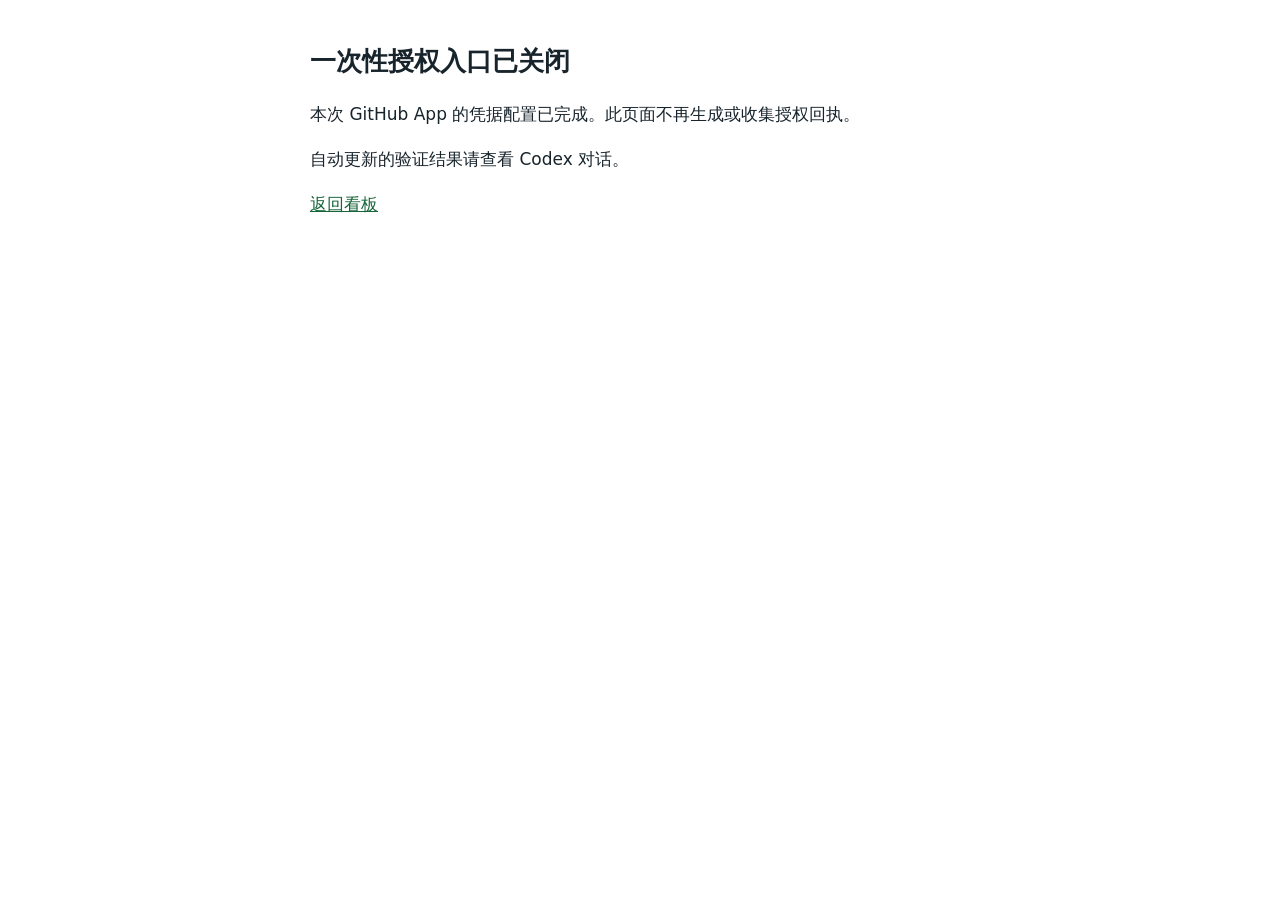
<file: clock-connect.html>
<!doctype html>
<html lang="zh-CN"><head><meta charset="utf-8"><meta name="viewport" content="width=device-width,initial-scale=1"><meta name="referrer" content="no-referrer"><meta http-equiv="Content-Security-Policy" content="default-src 'none'; style-src 'unsafe-inline'; base-uri 'none'"><title>看板授权入口已关闭</title>
<style>body{font:17px/1.65 system-ui;max-width:660px;margin:40px auto;padding:0 22px;color:#18242c}h1{font-size:26px}a{color:#17643a}</style></head>
<body><h1>一次性授权入口已关闭</h1><p>本次 GitHub App 的凭据配置已完成。此页面不再生成或收集授权回执。</p><p>自动更新的验证结果请查看 Codex 对话。</p><p><a href="./">返回看板</a></p></body></html>
</file>
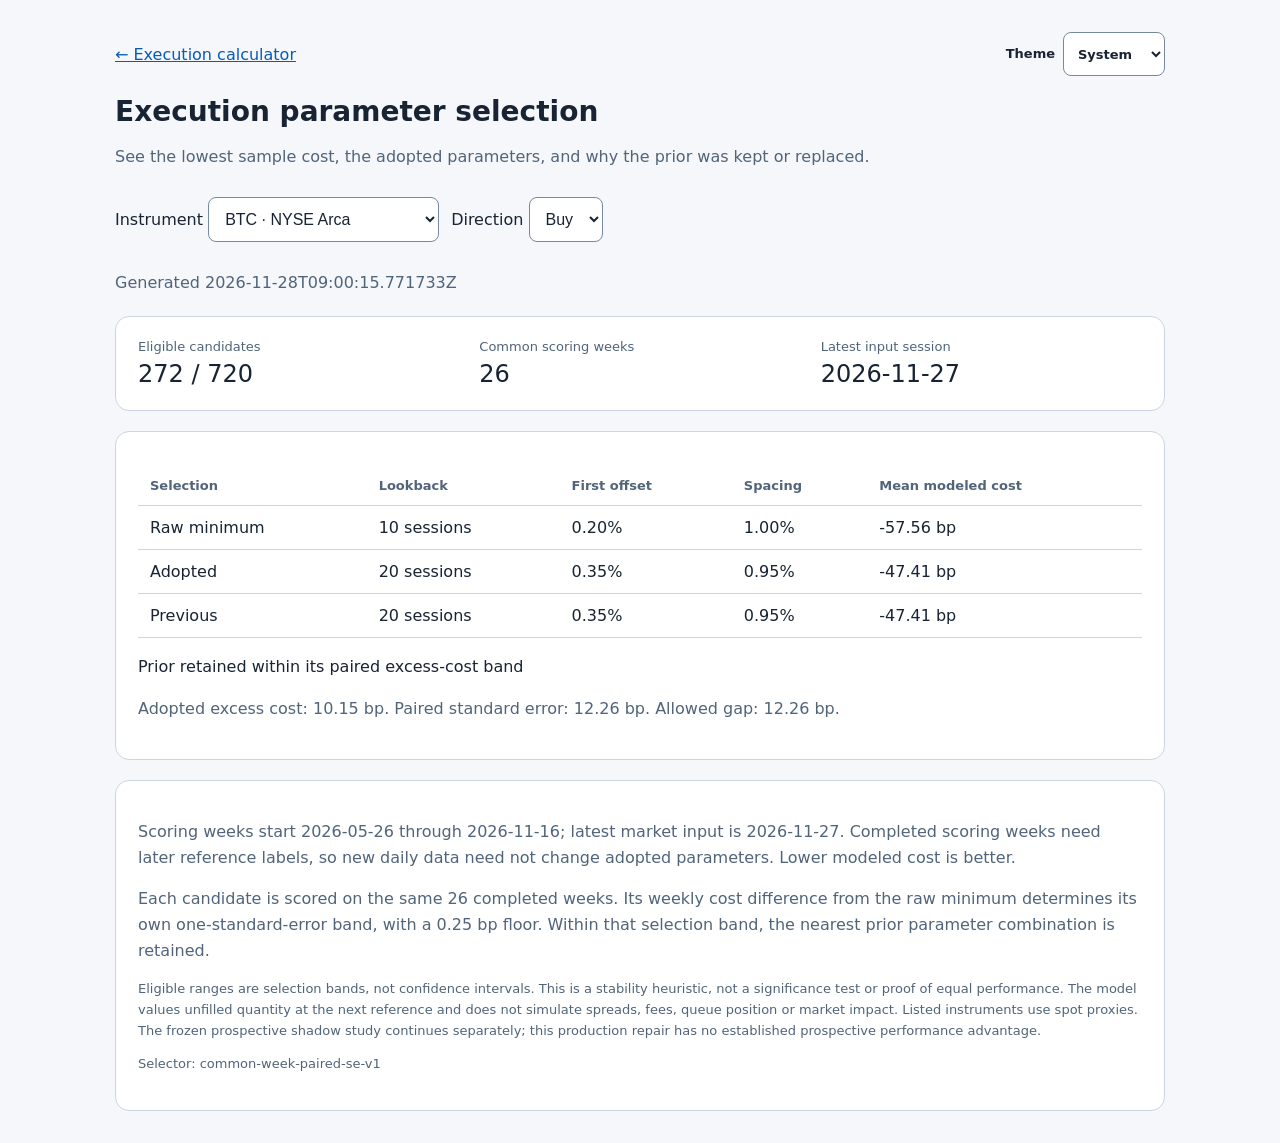
<file: execution/selector.html>
<!doctype html>
<html lang="en">
<head><meta charset="utf-8"><meta name="viewport" content="width=device-width,initial-scale=1"><title>Execution parameter selection</title>
<script src="../theme.js"></script>
<style>
:root{color-scheme:dark;font-family:system-ui,sans-serif;background:#091321;color:#e5edf6}body{max-width:1050px;margin:0 auto;padding:32px 20px}a{color:#75c9ff}h1{font-size:28px;margin-bottom:8px}p{line-height:1.6;color:#b9c8d9}.controls{display:flex;gap:12px;flex-wrap:wrap;margin:28px 0}select{background:#15253a;color:#e5edf6;border:1px solid #3c526c;border-radius:8px;padding:12px;font-size:16px}.panel{border:1px solid #30445e;background:#101e30;border-radius:14px;padding:22px;margin-top:20px}.stats{display:grid;grid-template-columns:repeat(auto-fit,minmax(175px,1fr));gap:20px}.label{color:#adc0d5;font-size:13px}.value{font-size:24px;margin-top:6px}.scroll{overflow:auto}table{width:100%;border-collapse:collapse;margin-top:12px;white-space:nowrap}td,th{text-align:left;padding:12px;border-bottom:1px solid #30445e}th{color:#b9c8d9;font-size:13px}.note{font-size:13px}.error{color:#ffafb2}#reason{color:#e5edf6}
.selector-topbar{display:flex;align-items:center;gap:16px;flex-wrap:wrap}
:focus-visible{outline:3px solid var(--theme-focus);outline-offset:3px}
:root[data-theme="light"]{background:#f5f7fa;color:#182333}
:root[data-theme="light"] a{color:#075bb8}
:root[data-theme="light"] p,:root[data-theme="light"] .label,:root[data-theme="light"] th{color:#51647a}
:root[data-theme="light"] select{background:#fff;color:#182333;border-color:#778a9d}
:root[data-theme="light"] .panel{background:#fff;border-color:#cbd5e1}
:root[data-theme="light"] td,:root[data-theme="light"] th{border-color:#cbd5e1}
:root[data-theme="light"] .error{color:#b2263b}
:root[data-theme="light"] #reason{color:#182333}
</style><link rel="stylesheet" href="../theme.css"></head>
<body><div class="selector-topbar"><a href="./">← Execution calculator</a><div class="theme-control"><label for="theme-select">Theme</label><select id="theme-select" data-theme-select><option value="system">System</option><option value="light">Light</option><option value="dark">Dark</option></select></div></div><h1>Execution parameter selection</h1><p>See the lowest sample cost, the adopted parameters, and why the prior was kept or replaced.</p>
<div class="controls"><label>Instrument <select id="instrument"></select></label><label>Direction <select id="side"><option value="buy">Buy</option><option value="sell">Sell</option></select></label></div>
<p id="status" role="status">Loading published parameters…</p>
<div id="details" hidden><section class="panel stats"><div><div class="label">Eligible candidates</div><div class="value" id="eligible"></div></div><div><div class="label">Common scoring weeks</div><div class="value" id="weeks"></div></div><div><div class="label">Latest input session</div><div class="value" id="data-date"></div></div></section>
<section class="panel"><div class="scroll"><table><thead><tr><th>Selection</th><th>Lookback</th><th>First offset</th><th>Spacing</th><th>Mean modeled cost</th></tr></thead><tbody id="comparison"></tbody></table></div><p id="reason"></p><p id="gap"></p></section>
<section class="panel"><p id="window"></p><p>Each candidate is scored on the same 26 completed weeks. Its weekly cost difference from the raw minimum determines its own one-standard-error band, with a 0.25 bp floor. Within that selection band, the nearest prior parameter combination is retained.</p><p class="note">Eligible ranges are selection bands, not confidence intervals. This is a stability heuristic, not a significance test or proof of equal performance. The model values unfilled quantity at the next reference and does not simulate spreads, fees, queue position or market impact. Listed instruments use spot proxies. The frozen prospective shadow study continues separately; this production repair has no established prospective performance advantage.</p><p class="note" id="version"></p></section></div>
<script>
"use strict";
let bundle;
const $ = id => document.getElementById(id);
const number = x => Number.isFinite(x) ? x.toFixed(2) : "—";
function render(){
  const p = bundle.instruments[$("instrument").value]?.sides?.[$("side").value];
  const d = p?.selection_diagnostics;
  $("details").hidden = !d;
  $("status").textContent = d ? `Generated ${p.generated_at}` : "Selection diagnostics are not yet available for this instrument and direction.";
  if(!d)return;
  $("eligible").textContent = `${d.eligible_candidate_count} / ${d.candidate_count}`;
  $("weeks").textContent = d.scoring_week_count;
  $("data-date").textContent = p.data_as_of;
  $("comparison").replaceChildren();
  for(const [label,x] of [["Raw minimum",d.raw_minimum],["Adopted",d.adopted],["Previous",d.prior]]){
    if(!x)continue;const tr=document.createElement("tr");
    for(const value of [label,x.lookback_sessions+(p.market_calendar==="24X7"?" days":" sessions"),number(x.first_offset_pct)+"%",number(x.spacing_pct)+"%",number(x.mean_cost_bps)+" bp"]){const td=document.createElement("td");td.textContent=value;tr.appendChild(td)}
    $("comparison").appendChild(tr);
  }
  $("reason").textContent=d.reason;
  $("gap").textContent=`Adopted excess cost: ${number(d.adopted.gap_to_raw_minimum_bps)} bp. Paired standard error: ${number(d.adopted.paired_standard_error_bps)} bp. Allowed gap: ${number(d.adopted.allowed_gap_bps)} bp.`;
  $("window").textContent=`Scoring weeks start ${d.common_scoring_weeks[0]} through ${d.common_scoring_weeks.at(-1)}; latest market input is ${p.data_as_of}. Completed scoring weeks need later reference labels, so new daily data need not change adopted parameters. Lower modeled cost is better.`;
  $("version").textContent=`Selector: ${d.selector_version}`;
}
$("instrument").addEventListener("change",render);$("side").addEventListener("change",render);
fetch("../data/execution_params.json",{cache:"no-store"}).then(r=>{if(!r.ok)throw new Error("Parameter request failed");return r.json()}).then(data=>{
  bundle=data;for(const [id,p] of Object.entries(data.instruments)){const o=document.createElement("option");o.value=id;o.textContent=`${p.symbol} · ${p.exchange}`;$("instrument").appendChild(o)}
  $("instrument").value=data.default_instrument_id;render();
}).catch(()=>{$("status").className="error";$("status").textContent="Could not load current parameters. Reload this page to retry."});
</script></body></html>
</file>
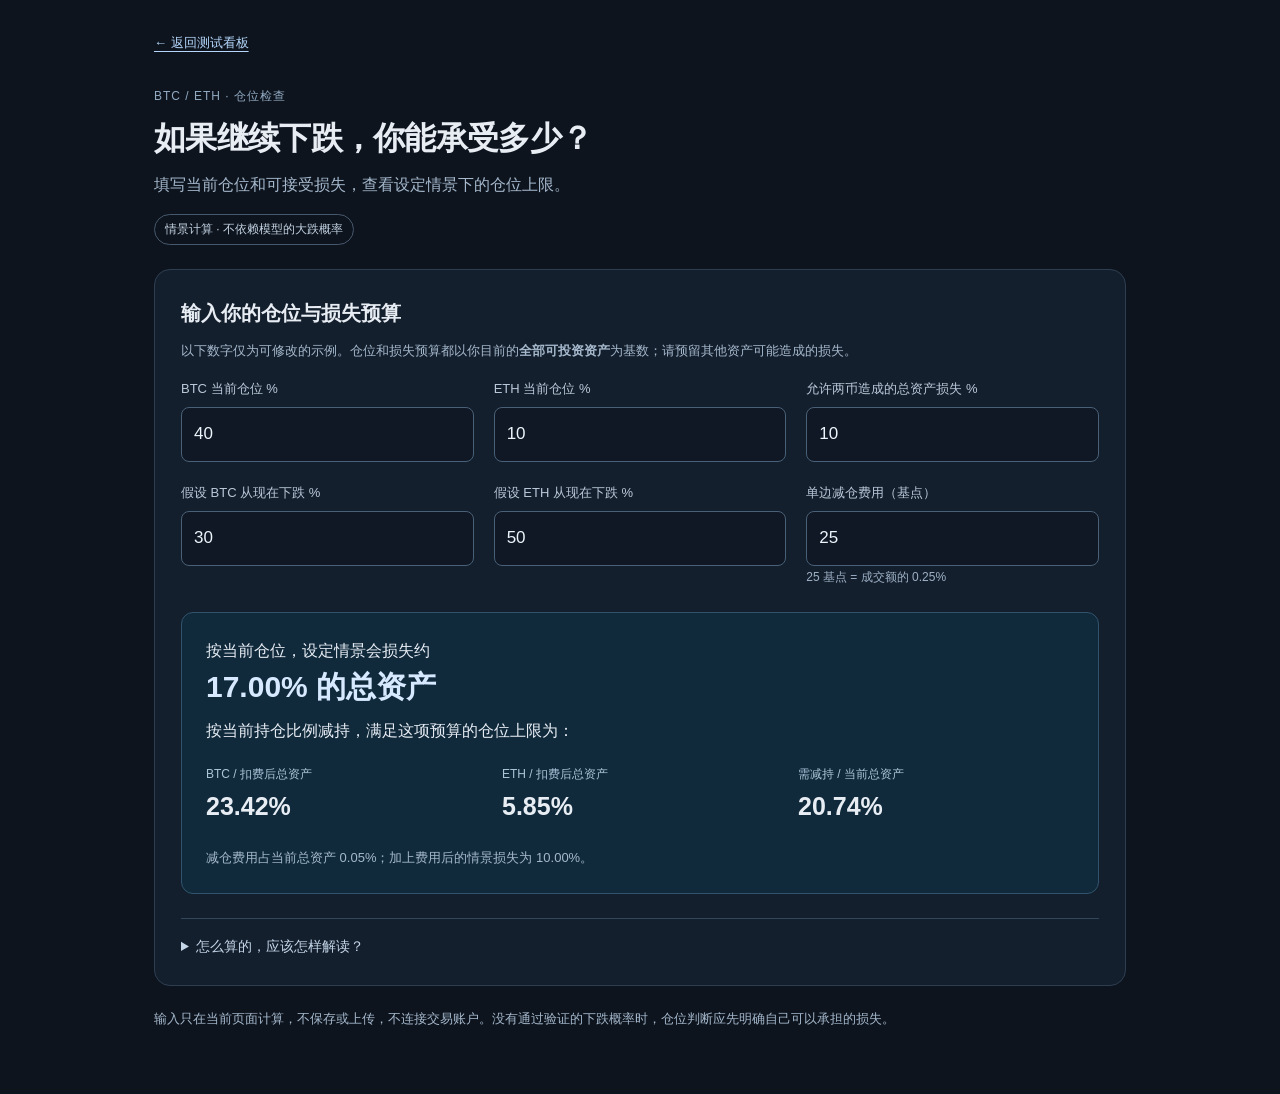
<file: test/calculator.html>
<!doctype html>
<html lang="zh-CN">
<head>
<meta charset="utf-8">
<meta name="viewport" content="width=device-width,initial-scale=1">
<meta name="referrer" content="no-referrer">
<title>BTC / ETH · 仓位与损失预算</title>
<style>
:root{color-scheme:dark}*{box-sizing:border-box}body{margin:0;background:#0d141e;color:#e8edf4;font:16px/1.7 -apple-system,BlinkMacSystemFont,"Segoe UI",sans-serif}main{max-width:1020px;margin:auto;padding:32px 24px 64px}a{color:#b4d6fa;text-underline-offset:4px}nav{font-size:13px;margin-bottom:32px}.eyebrow{font-size:12px;color:#92aac2;letter-spacing:1px}h1{font-size:32px;letter-spacing:-.7px;line-height:1.4;margin:10px 0}h2{font-size:20px;margin:0 0 10px}p{margin:8px 0 16px}.muted,.note{color:#a5b8cc}.note{font-size:13px}.panel{background:#141f2d;border:1px solid #2e3e51;border-radius:16px;padding:26px;margin-top:24px}.fields{display:grid;grid-template-columns:repeat(3,minmax(0,1fr));gap:20px}label{display:block;font-size:13px;color:#bac9d9}input{display:block;width:100%;padding:12px;margin-top:7px;border-radius:8px;border:1px solid #4a6077;background:#0f1824;color:#edf4fc;font:inherit;font-size:17px}input:focus{outline:2px solid #84b9ed}small{font-size:12px;color:#9eb1c6}.result{background:#102a3c;border:1px solid #31546c;border-radius:12px;padding:24px;margin-top:24px}.result strong{font-size:30px;line-height:1.5;color:#d7e9ff}.nums{display:grid;grid-template-columns:repeat(3,1fr);gap:20px;margin:20px 0}.nums span{display:block;font-size:12px;color:#adc4d7}.nums b{font-size:25px}.result p{margin-bottom:0}.error{color:#eed4a0}.tag{font-size:12px;display:inline-block;padding:4px 10px;border:1px solid #46586c;border-radius:20px;color:#c4d3e3}details{border-top:1px solid #33465a;margin-top:24px;padding-top:16px}summary{cursor:pointer;font-size:14px;color:#c4d6e8}details p{margin-top:14px;font-size:13px;color:#acbdd0}.note:last-child{margin-bottom:0}@media(max-width:700px){main{padding:22px 16px 44px}nav{margin-bottom:24px}h1{font-size:26px}.panel,.result{padding:20px}.fields{grid-template-columns:1fr 1fr;gap:16px}.nums{grid-template-columns:1fr;gap:12px}.nums>div{display:flex;align-items:baseline;justify-content:space-between;gap:12px}}@media(max-width:400px){.fields{grid-template-columns:1fr}}
</style>
</head>
<body><main>
<nav><a href="./index.html">← 返回测试看板</a></nav>
<div class="eyebrow">BTC / ETH · 仓位检查</div>
<h1>如果继续下跌，你能承受多少？</h1>
<p class="muted">填写当前仓位和可接受损失，查看设定情景下的仓位上限。</p>
<span class="tag">情景计算 · 不依赖模型的大跌概率</span>

<section class="panel" aria-labelledby="inputs-title">
<h2 id="inputs-title">输入你的仓位与损失预算</h2>
<p class="note">以下数字仅为可修改的示例。仓位和损失预算都以你目前的<b>全部可投资资产</b>为基数；请预留其他资产可能造成的损失。</p>
<div class="fields">
<label>BTC 当前仓位 %<input id="btcWeight" type="number" min="0" max="100" step="any" value="40" inputmode="decimal"></label>
<label>ETH 当前仓位 %<input id="ethWeight" type="number" min="0" max="100" step="any" value="10" inputmode="decimal"></label>
<label>允许两币造成的总资产损失 %<input id="budget" type="number" min="0" max="100" step="any" value="10" inputmode="decimal"></label>
<label>假设 BTC 从现在下跌 %<input id="btcDrop" type="number" min="0" max="100" step="any" value="30" inputmode="decimal"></label>
<label>假设 ETH 从现在下跌 %<input id="ethDrop" type="number" min="0" max="100" step="any" value="50" inputmode="decimal"></label>
<label>单边减仓费用（基点）<input id="feeBps" type="number" min="0" max="9999" step="any" value="25" inputmode="decimal"><small>25 基点 = 成交额的 0.25%</small></label>
</div>
<div class="result" id="answer" aria-live="polite" aria-atomic="true"></div>
<noscript><p>请启用 JavaScript 以计算仓位。若不调整仓位，情景损失 = BTC 仓位 × BTC 跌幅 + ETH 仓位 × ETH 跌幅。</p></noscript>
<details><summary>怎么算的，应该怎样解读？</summary>
<p>先计算两币同时下跌的损失：BTC 仓位 × BTC 跌幅 + ETH 仓位 × ETH 跌幅。若超过预算，按当前两币持仓比例减仓，使剩余仓位的情景损失加上减仓费用不超过预算。这个计算只检查已有仓位，不据此建议加仓。</p>
<p>显示的 BTC/ETH 仓位以扣费后的总资产为分母；减持金额、费用和损失预算以当前总资产为分母。假设减持后持有的现金价格不变，未计税费及其他资产损益；费用输入可包含手续费与预估滑点。</p>
<p>30% 和 50% 是你可修改的压力情景，不是预测。实际跌幅可能更大，市场跳空、执行延迟也会改变结果。情景仓位上限不能保证最大回撤，也不能确定最优买卖点。</p>
</details>
</section>
<p class="note" style="margin-top:22px">输入只在当前页面计算，不保存或上传，不连接交易账户。没有通过验证的下跌概率时，仓位判断应先明确自己可以承担的损失。</p>
</main>
<script>
/* Loss-budget arithmetic, independent of unvalidated forecast probabilities. */
'use strict';
function stressBudget({btcWeight, ethWeight, btcDrop, ethDrop, budget, feeBps=25}) {
  const vals = [btcWeight, ethWeight, btcDrop, ethDrop, budget];
  if (vals.some(x => !Number.isFinite(x) || x < 0 || x > 1) || btcWeight + ethWeight > 1 + 1e-12 ||
      !Number.isFinite(feeBps) || feeBps < 0 || feeBps >= 10000) {
    throw new Error('仓位、跌幅和损失预算须在 0%–100% 内，两币仓位合计不超过 100%。');
  }
  const total = btcWeight + ethWeight;
  const loss = btcWeight * btcDrop + ethWeight * ethDrop;
  const fullSaleCost = total * feeBps / 10000;
  let scale = 1;
  let feasible = true;
  if (loss > budget) {
    if (fullSaleCost > budget || loss <= fullSaleCost) { scale = 0; feasible = false; }
    else scale = Math.max(0, Math.min(1, (budget-fullSaleCost)/(loss-fullSaleCost)));
  }
  const tradeCost = fullSaleCost * (1-scale);
  const navAfterTrade = 1-tradeCost;
  return {currentLoss: loss, btcWeight: btcWeight*scale/navAfterTrade, ethWeight: ethWeight*scale/navAfterTrade,
    btcNotionalWeight: btcWeight*scale, ethNotionalWeight: ethWeight*scale,
    saleWeight: total*(1-scale), tradeCost, lossAfter: loss*scale+tradeCost, feasible,
    reductionNeeded: scale < 1, scale};
}
if (typeof module !== 'undefined') module.exports = {stressBudget};

function update(){
  const keys=['btcWeight','ethWeight','budget','btcDrop','ethDrop','feeBps'];
  const values={}; const output=document.getElementById('answer');
  try{
    for(const key of keys){const raw=document.getElementById(key).value;if(raw.trim()==='')throw new Error('请填完所有数字。');values[key]=Number(raw)/(key==='feeBps'?1:100);}
    const r=stressBudget(values),pct=x=>(100*x).toFixed(2)+'%';
    let content='<div>按当前仓位，设定情景会损失约</div><strong>'+pct(r.currentLoss)+' 的总资产</strong>';
    if(!r.feasible){content+='<p class="error">即使全部减仓，所设费用也超过损失预算。请核对费用与预算。</p>';}
    else if(r.reductionNeeded){content+='<p>按当前持仓比例减持，满足这项预算的仓位上限为：</p><div class="nums"><div><span>BTC / 扣费后总资产</span><b>'+pct(r.btcWeight)+'</b></div><div><span>ETH / 扣费后总资产</span><b>'+pct(r.ethWeight)+'</b></div><div><span>需减持 / 当前总资产</span><b>'+pct(r.saleWeight)+'</b></div></div><div class="note">减仓费用占当前总资产 '+pct(r.tradeCost)+'；加上费用后的情景损失为 '+pct(r.lossAfter)+'。</div>';}
    else{content+='<p>当前仓位满足这项情景预算，无需为满足此预算减仓。</p><p class="note">这只说明当前输入下的损失在预算内，不代表没有风险或应该加仓。</p>';}
    output.innerHTML=content;
  }catch(error){output.textContent=error.message;}
}
document.querySelectorAll('input').forEach(input=>input.addEventListener('input',update));update();
</script>
</body></html>
</file>
<file: theme.css>
/* Shared accessible control. Page palettes are owned by their own styles. */
:root {
  --theme-control-bg: #161b22;
  --theme-control-text: #e6edf3;
  --theme-control-border: #64748b;
  --theme-focus: #79c0ff;
}
:root[data-theme="light"] {
  color-scheme: light;
  --theme-control-bg: #fff;
  --theme-control-text: #182333;
  --theme-control-border: #6b7d90;
  --theme-focus: #075bb8;
}
:root[data-theme="dark"] { color-scheme: dark; }
.theme-control {
  display: inline-flex;
  flex: 0 0 auto;
  align-items: center;
  gap: 8px;
  margin-left: auto;
  color: var(--theme-control-text);
  font: 600 13px/1.4 system-ui, sans-serif;
}
.theme-control label { margin: 0; color: inherit; font: inherit; }
.theme-control select {
  width: auto;
  min-width: 102px;
  min-height: 44px;
  margin: 0;
  padding: 8px 10px;
  border: 1px solid var(--theme-control-border);
  border-radius: 8px;
  background: var(--theme-control-bg);
  color: var(--theme-control-text);
  font: inherit;
  cursor: pointer;
}
.theme-control select:focus-visible {
  outline: 3px solid var(--theme-focus);
  outline-offset: 3px;
  box-shadow: none;
}
@media (forced-colors: active) {
  .theme-control select { border: 1px solid ButtonText; }
}
</file>
